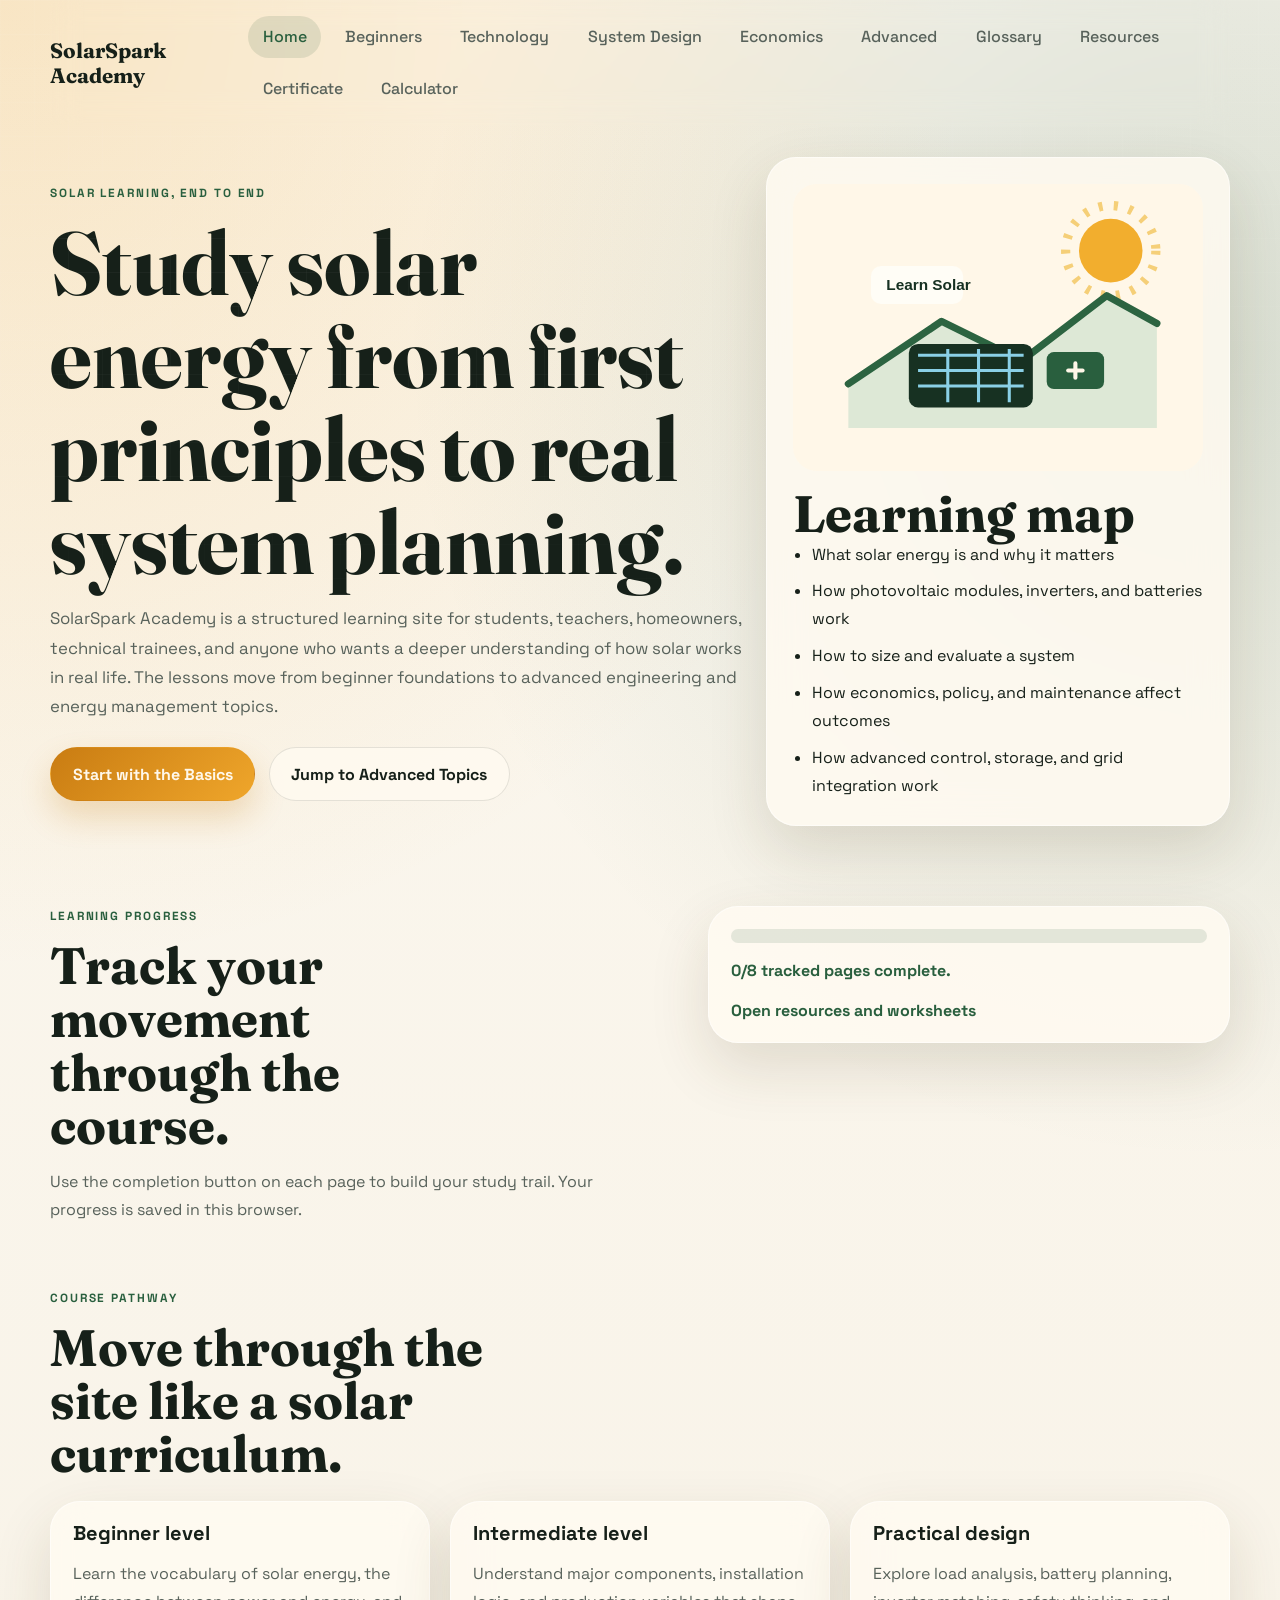
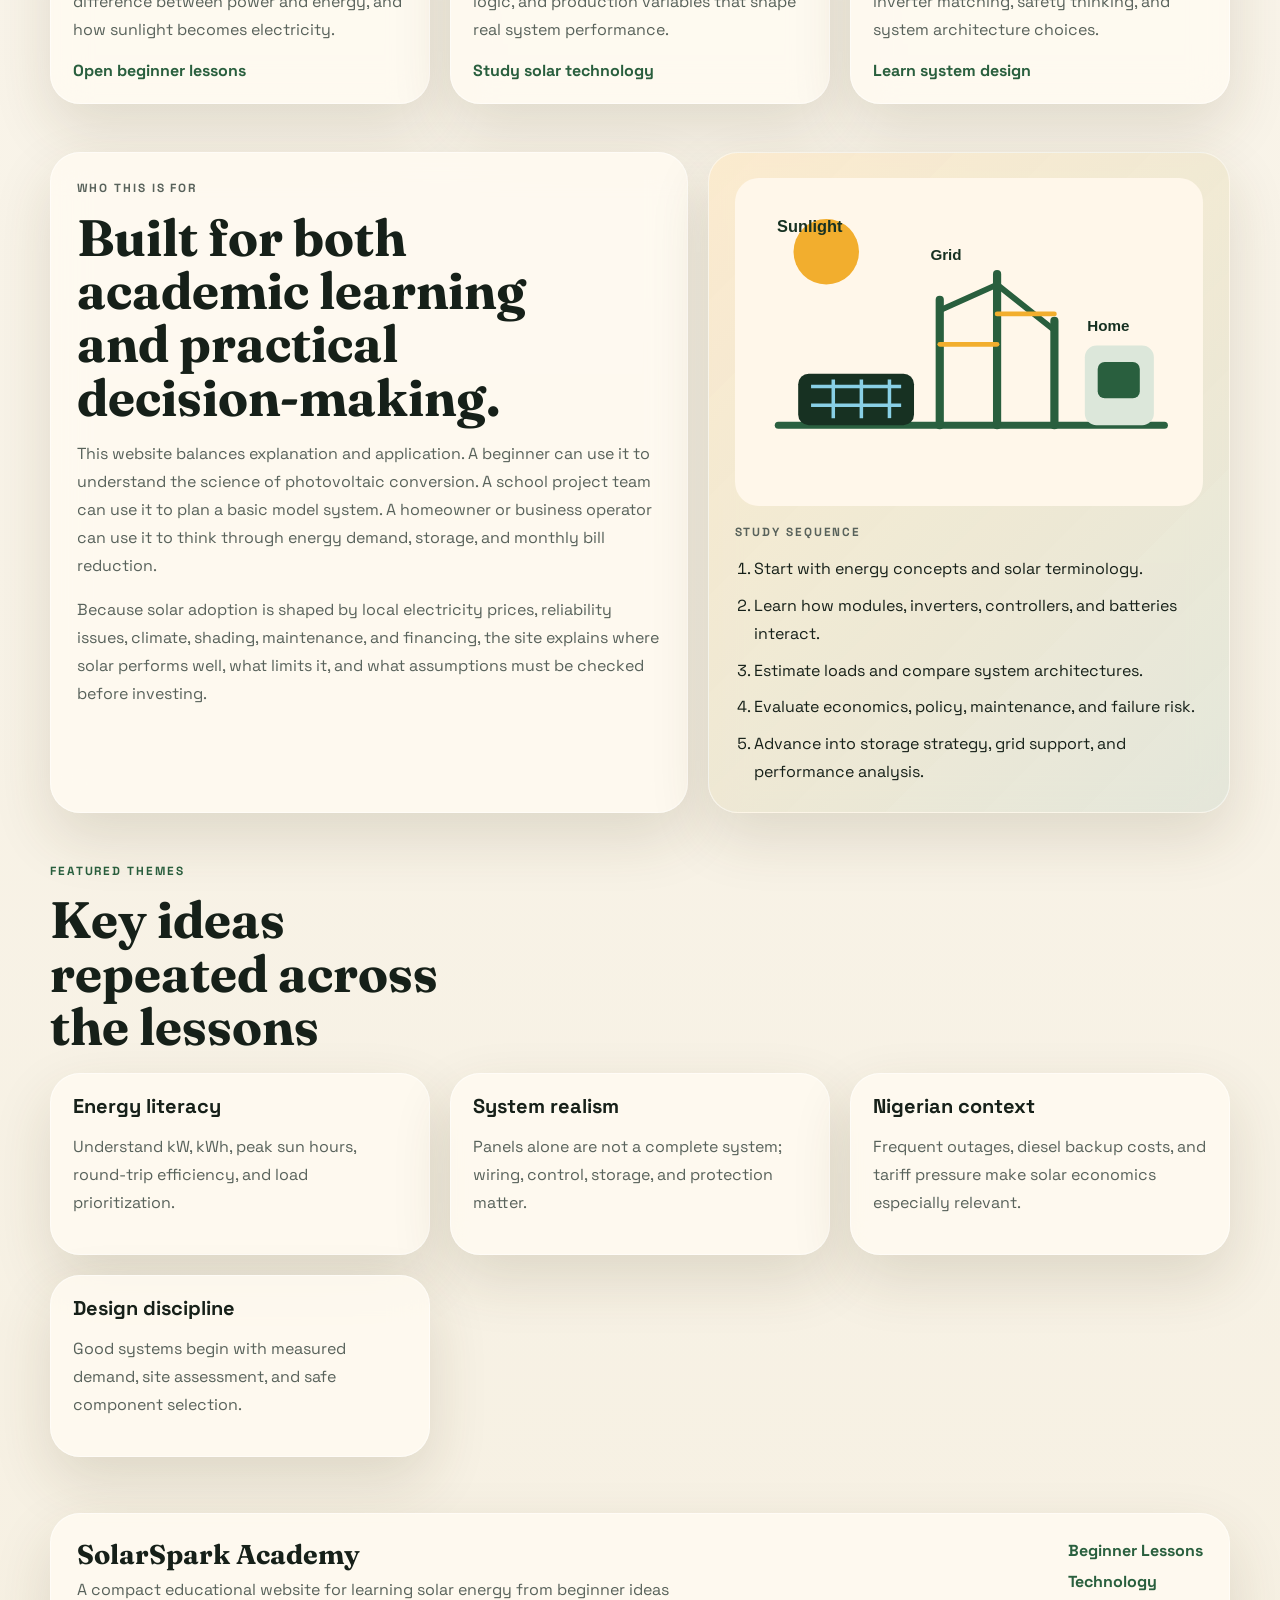
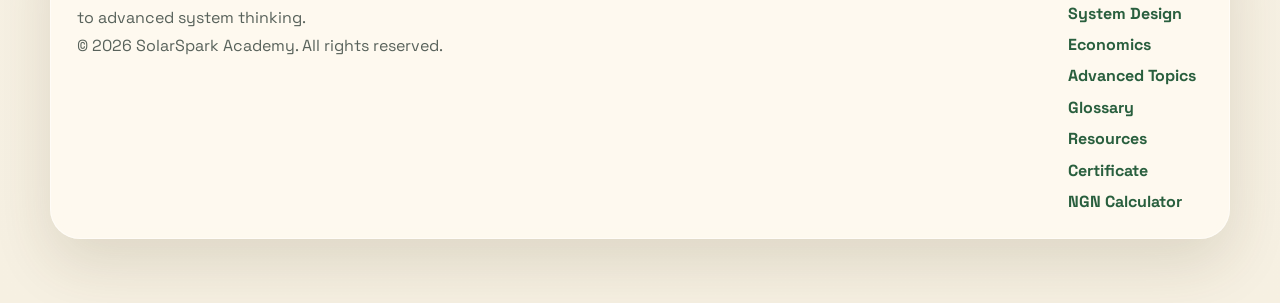
<file: index.html>
<!DOCTYPE html>
<html lang="en">
<head>
  <meta charset="UTF-8">
  <meta name="viewport" content="width=device-width, initial-scale=1.0">
  <title>SolarSpark Academy | Learn Solar Energy from Beginner to Advanced</title>
  <meta
    name="description"
    content="Explore a complete solar education website with beginner lessons, system design, economics, advanced topics, interactive quizzes, worksheets, and a Nigerian naira calculator."
  >
  <meta name="robots" content="index, follow">
  <meta name="theme-color" content="#173122">
  <meta property="og:type" content="website">
  <meta property="og:site_name" content="SolarSpark Academy">
  <meta property="og:locale" content="en_US">
  <meta property="og:title" content="SolarSpark Academy | Learn Solar Energy from Beginner to Advanced">
  <meta property="og:description" content="Explore a complete solar education website with beginner lessons, system design, economics, advanced topics, interactive quizzes, worksheets, and a Nigerian naira calculator.">
  <meta property="og:image" content="images/og-preview.svg">
  <meta property="og:image:alt" content="SolarSpark Academy preview showing solar education branding and a solar panel illustration.">
  <meta name="twitter:card" content="summary_large_image">
  <meta name="twitter:title" content="SolarSpark Academy | Learn Solar Energy from Beginner to Advanced">
  <meta name="twitter:description" content="Explore beginner-to-advanced solar lessons, quizzes, worksheets, and a Nigerian naira calculator.">
  <meta name="twitter:image" content="images/og-preview.svg">
  <link rel="icon" type="image/svg+xml" href="images/favicon.svg">
  <link rel="preconnect" href="https://fonts.googleapis.com">
  <link rel="preconnect" href="https://fonts.gstatic.com" crossorigin>
  <link
    href="https://fonts.googleapis.com/css2?family=Space+Grotesk:wght@400;500;700&family=Fraunces:opsz,wght@9..144,600;9..144,700&display=swap"
    rel="stylesheet"
  >
  <link rel="stylesheet" href="styles.css">
</head>
<body data-page="home">
  <div class="page-shell">
    <header class="site-header">
      <a class="brand" href="index.html">SolarSpark Academy</a>
      <button class="nav-toggle" type="button" aria-expanded="false" aria-controls="site-nav">Menu</button>
      <nav class="site-nav" id="site-nav" aria-label="Primary navigation">
        <a href="index.html">Home</a>
        <a href="beginners.html">Beginners</a>
        <a href="technology.html">Technology</a>
        <a href="system-design.html">System Design</a>
        <a href="economics.html">Economics</a>
        <a href="advanced.html">Advanced</a>
        <a href="glossary.html">Glossary</a>
        <a href="resources.html">Resources</a>
        <a href="certificate.html">Certificate</a>
        <a href="calculator.html">Calculator</a>
      </nav>
    </header>

    <main>
      <section class="hero hero-home">
        <div>
          <p class="eyebrow">Solar learning, end to end</p>
          <h1>Study solar energy from first principles to real system planning.</h1>
          <p class="hero-text">
            SolarSpark Academy is a structured learning site for students, teachers, homeowners,
            technical trainees, and anyone who wants a deeper understanding of how solar works in
            real life. The lessons move from beginner foundations to advanced engineering and energy
            management topics.
          </p>
          <div class="hero-actions">
            <a class="button button-primary" href="beginners.html">Start with the Basics</a>
            <a class="button button-secondary" href="advanced.html">Jump to Advanced Topics</a>
          </div>
        </div>
        <aside class="hero-panel">
          <img class="section-image" src="images/solar-home.svg" alt="Illustration of solar panels collecting sunlight and powering a learning environment.">
          <h2>Learning map</h2>
          <ul class="check-list">
            <li>What solar energy is and why it matters</li>
            <li>How photovoltaic modules, inverters, and batteries work</li>
            <li>How to size and evaluate a system</li>
            <li>How economics, policy, and maintenance affect outcomes</li>
            <li>How advanced control, storage, and grid integration work</li>
          </ul>
        </aside>
      </section>

      <section class="section progress-panel" data-track-page="home">
        <div>
          <p class="eyebrow">Learning progress</p>
          <h2>Track your movement through the course.</h2>
          <p class="progress-copy">Use the completion button on each page to build your study trail. Your progress is saved in this browser.</p>
        </div>
        <div class="progress-card">
          <div class="progress-bar"><span class="progress-fill"></span></div>
          <p class="progress-status" aria-live="polite"></p>
          <a class="text-link" href="resources.html">Open resources and worksheets</a>
        </div>
      </section>

      <section class="section">
        <div class="section-heading">
          <p class="eyebrow">Course pathway</p>
          <h2>Move through the site like a solar curriculum.</h2>
        </div>
        <div class="card-grid">
          <article class="info-card">
            <h3>Beginner level</h3>
            <p>
              Learn the vocabulary of solar energy, the difference between power and energy,
              and how sunlight becomes electricity.
            </p>
            <a class="text-link" href="beginners.html">Open beginner lessons</a>
          </article>
          <article class="info-card">
            <h3>Intermediate level</h3>
            <p>
              Understand major components, installation logic, and production variables that shape
              real system performance.
            </p>
            <a class="text-link" href="technology.html">Study solar technology</a>
          </article>
          <article class="info-card">
            <h3>Practical design</h3>
            <p>
              Explore load analysis, battery planning, inverter matching, safety thinking, and
              system architecture choices.
            </p>
            <a class="text-link" href="system-design.html">Learn system design</a>
          </article>
        </div>
      </section>

      <section class="section split-section">
        <div class="content-panel">
          <p class="eyebrow">Who this is for</p>
          <h2>Built for both academic learning and practical decision-making.</h2>
          <p>
            This website balances explanation and application. A beginner can use it to understand
            the science of photovoltaic conversion. A school project team can use it to plan a
            basic model system. A homeowner or business operator can use it to think through
            energy demand, storage, and monthly bill reduction.
          </p>
          <p>
            Because solar adoption is shaped by local electricity prices, reliability issues,
            climate, shading, maintenance, and financing, the site explains where solar performs
            well, what limits it, and what assumptions must be checked before investing.
          </p>
        </div>
        <div class="content-panel accent-panel">
          <img class="section-image" src="images/solar-grid.svg" alt="Illustration of a solar system connected to a home and the wider grid.">
          <p class="eyebrow">Study sequence</p>
          <ol class="ordered-list">
            <li>Start with energy concepts and solar terminology.</li>
            <li>Learn how modules, inverters, controllers, and batteries interact.</li>
            <li>Estimate loads and compare system architectures.</li>
            <li>Evaluate economics, policy, maintenance, and failure risk.</li>
            <li>Advance into storage strategy, grid support, and performance analysis.</li>
          </ol>
        </div>
      </section>

      <section class="section">
        <div class="section-heading">
          <p class="eyebrow">Featured themes</p>
          <h2>Key ideas repeated across the lessons</h2>
        </div>
        <div class="theme-grid">
          <article class="theme-card">
            <h3>Energy literacy</h3>
            <p>Understand kW, kWh, peak sun hours, round-trip efficiency, and load prioritization.</p>
          </article>
          <article class="theme-card">
            <h3>System realism</h3>
            <p>Panels alone are not a complete system; wiring, control, storage, and protection matter.</p>
          </article>
          <article class="theme-card">
            <h3>Nigerian context</h3>
            <p>Frequent outages, diesel backup costs, and tariff pressure make solar economics especially relevant.</p>
          </article>
          <article class="theme-card">
            <h3>Design discipline</h3>
            <p>Good systems begin with measured demand, site assessment, and safe component selection.</p>
          </article>
        </div>
      </section>
    </main>

    <footer class="site-footer">
      <div>
        <h2>SolarSpark Academy</h2>
        <p>
          A compact educational website for learning solar energy from beginner ideas to advanced system thinking.
        </p>
        <p class="footer-copy">&copy; 2026 SolarSpark Academy. All rights reserved.</p>
      </div>
      <div class="footer-links">
        <a href="beginners.html">Beginner Lessons</a>
        <a href="technology.html">Technology</a>
        <a href="system-design.html">System Design</a>
        <a href="economics.html">Economics</a>
        <a href="advanced.html">Advanced Topics</a>
        <a href="glossary.html">Glossary</a>
        <a href="resources.html">Resources</a>
        <a href="certificate.html">Certificate</a>
        <a href="calculator.html">NGN Calculator</a>
      </div>
    </footer>
  </div>

  <script src="script.js"></script>
</body>
</html>
</file>
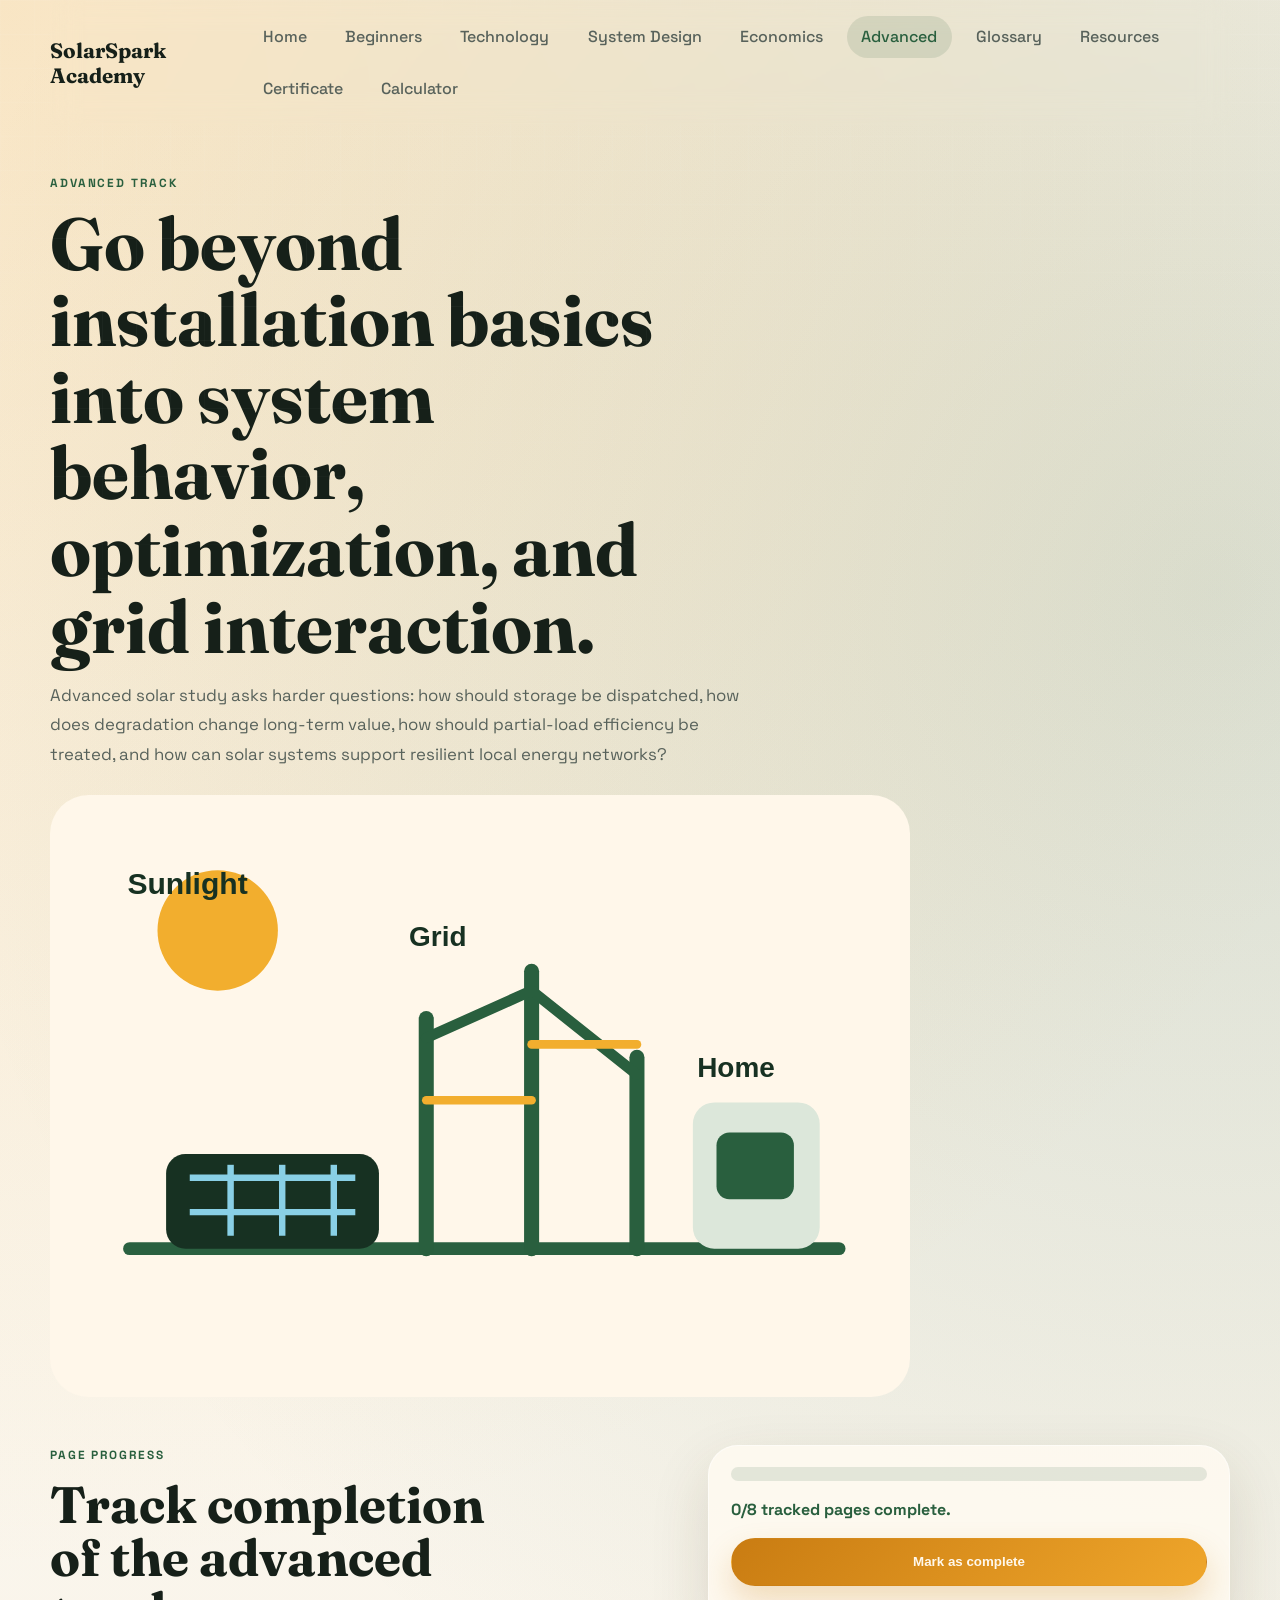
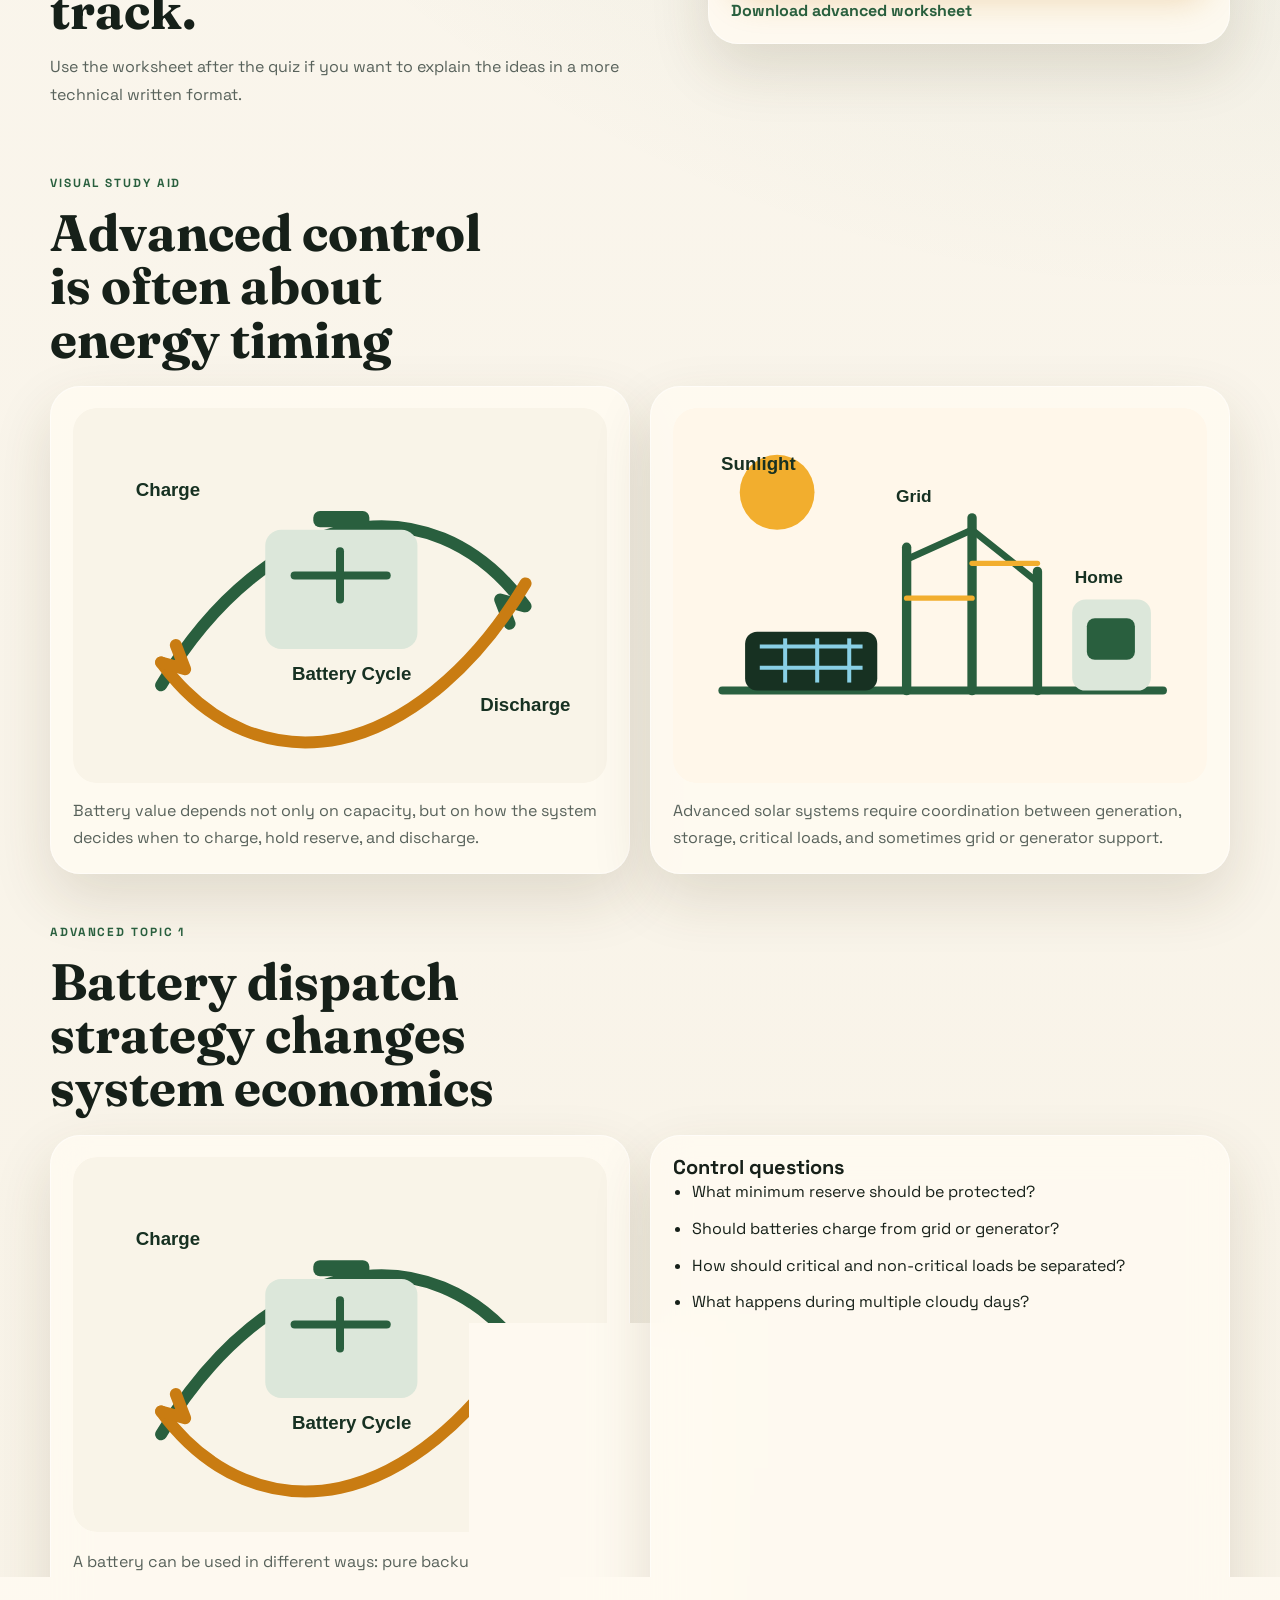
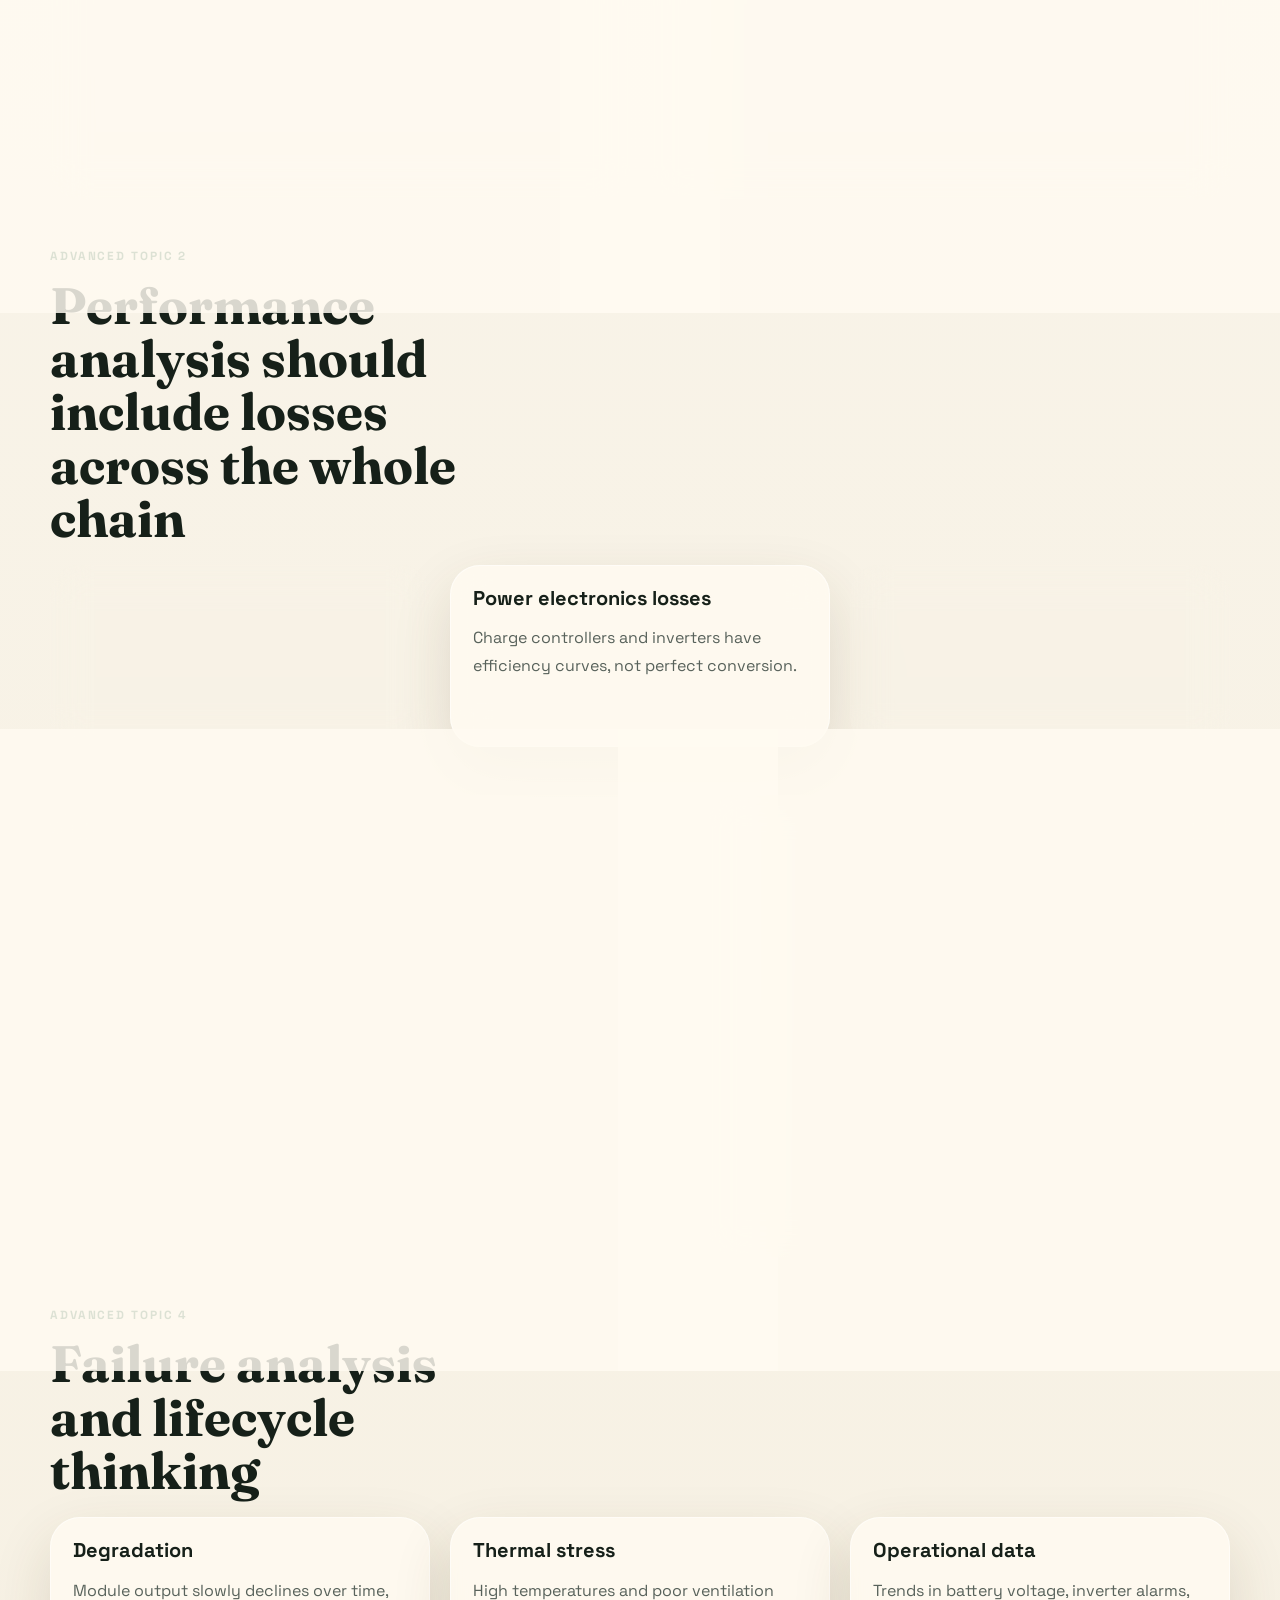
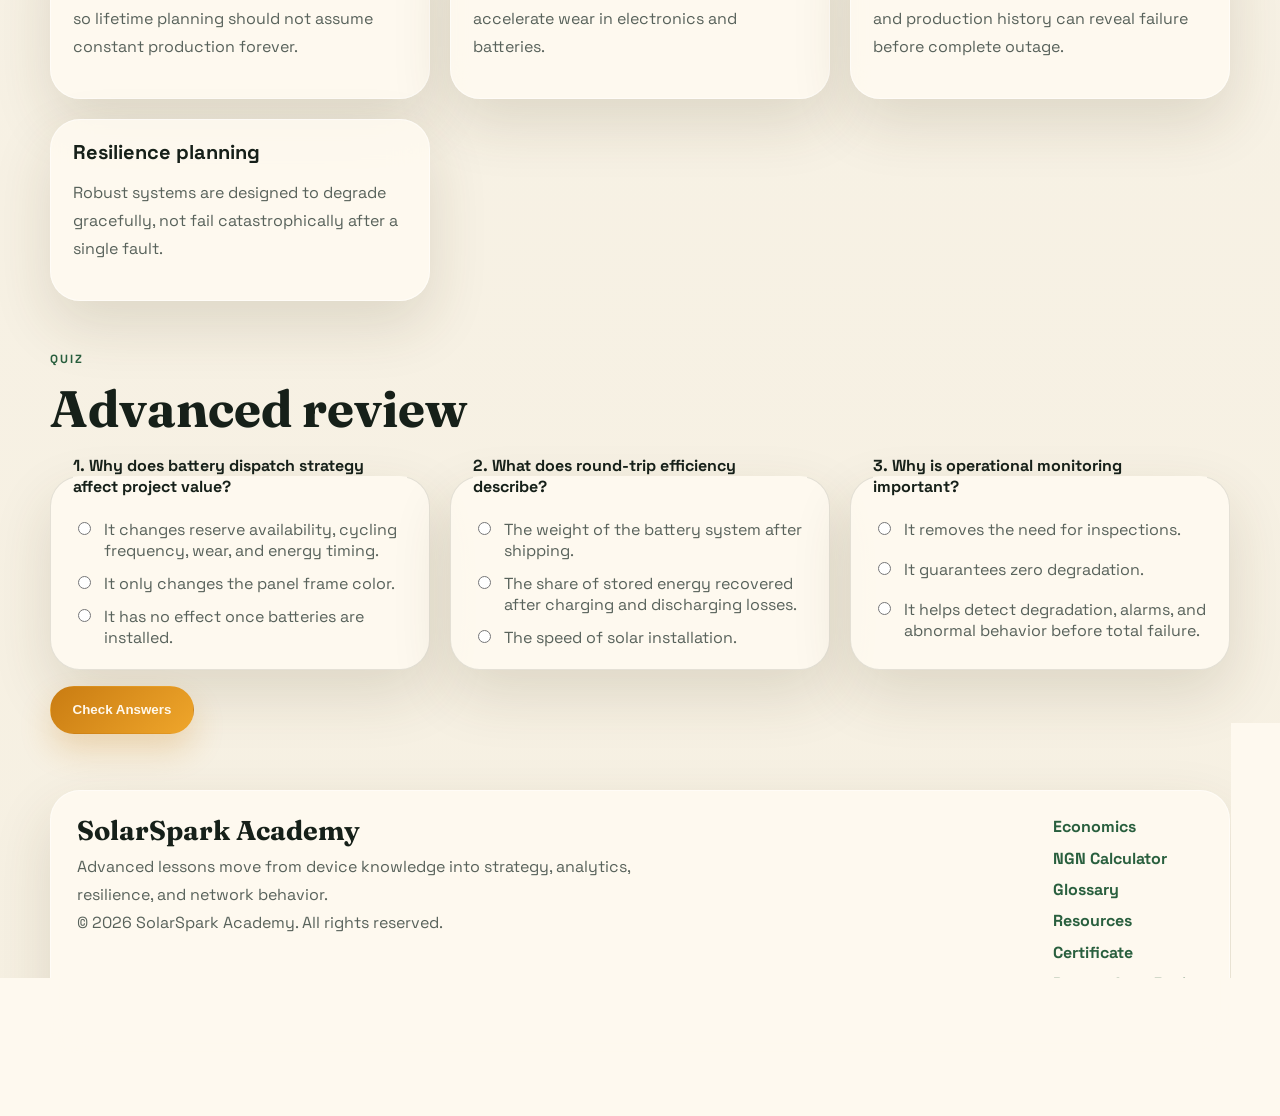
<file: advanced.html>
<!DOCTYPE html>
<html lang="en">
<head>
  <meta charset="UTF-8">
  <meta name="viewport" content="width=device-width, initial-scale=1.0">
  <title>Advanced Solar Topics | SolarSpark Academy</title>
  <meta name="description" content="Go deeper into advanced solar topics including storage strategy, grid integration, degradation, monitoring, and system optimization.">
  <meta name="robots" content="index, follow">
  <meta name="theme-color" content="#173122">
  <meta property="og:type" content="article">
  <meta property="og:site_name" content="SolarSpark Academy">
  <meta property="og:locale" content="en_US">
  <meta property="og:title" content="Advanced Solar Topics | SolarSpark Academy">
  <meta property="og:description" content="Go deeper into advanced solar topics including storage strategy, grid integration, degradation, monitoring, and system optimization.">
  <meta property="og:image" content="images/og-preview.svg">
  <meta property="og:image:alt" content="SolarSpark Academy preview showing solar education branding and a solar panel illustration.">
  <meta name="twitter:card" content="summary_large_image">
  <meta name="twitter:title" content="Advanced Solar Topics | SolarSpark Academy">
  <meta name="twitter:description" content="Study battery dispatch, grid interaction, lifecycle analysis, monitoring, and advanced solar system behavior.">
  <meta name="twitter:image" content="images/og-preview.svg">
  <link rel="icon" type="image/svg+xml" href="images/favicon.svg">
  <link rel="manifest" href="/manifest.webmanifest">
  <link rel="preconnect" href="https://fonts.googleapis.com">
  <link rel="preconnect" href="https://fonts.gstatic.com" crossorigin>
  <link
    href="https://fonts.googleapis.com/css2?family=Space+Grotesk:wght@400;500;700&family=Fraunces:opsz,wght@9..144,600;9..144,700&display=swap"
    rel="stylesheet"
  >
  <link rel="stylesheet" href="styles.css">
</head>
<body data-page="advanced">
  <div class="page-shell">
    <header class="site-header">
      <a class="brand" href="index.html">SolarSpark Academy</a>
      <button class="nav-toggle" type="button" aria-expanded="false" aria-controls="site-nav">Menu</button>
      <nav class="site-nav" id="site-nav" aria-label="Primary navigation">
        <a href="index.html">Home</a>
        <a href="beginners.html">Beginners</a>
        <a href="technology.html">Technology</a>
        <a href="system-design.html">System Design</a>
        <a href="economics.html">Economics</a>
        <a href="advanced.html">Advanced</a>
        <a href="glossary.html">Glossary</a>
        <a href="resources.html">Resources</a>
        <a href="certificate.html">Certificate</a>
        <a href="calculator.html">Calculator</a>
      </nav>
    </header>

    <main>
      <section class="page-hero">
        <p class="eyebrow">Advanced track</p>
        <h1>Go beyond installation basics into system behavior, optimization, and grid interaction.</h1>
        <p class="hero-text">
          Advanced solar study asks harder questions: how should storage be dispatched, how does
          degradation change long-term value, how should partial-load efficiency be treated, and how
          can solar systems support resilient local energy networks?
        </p>
        <img class="hero-image" src="images/solar-grid.svg" alt="Illustration representing advanced solar integration with grid and distributed energy systems.">
      </section>

      <section class="section progress-panel" data-track-page="advanced">
        <div>
          <p class="eyebrow">Page progress</p>
          <h2>Track completion of the advanced track.</h2>
          <p class="progress-copy">Use the worksheet after the quiz if you want to explain the ideas in a more technical written format.</p>
        </div>
        <div class="progress-card">
          <div class="progress-bar"><span class="progress-fill"></span></div>
          <p class="progress-status" aria-live="polite"></p>
          <button class="button button-primary progress-button" type="button">Mark as complete</button>
          <a class="text-link" href="worksheets/advanced-worksheet.html" download>Download advanced worksheet</a>
        </div>
      </section>

      <section class="section">
        <div class="section-heading">
          <p class="eyebrow">Visual study aid</p>
          <h2>Advanced control is often about energy timing</h2>
        </div>
        <div class="gallery-grid">
          <figure class="gallery-card">
            <img class="gallery-image" src="images/battery-cycle.svg" alt="Cycle diagram showing how batteries move between charging and discharging states.">
            <figcaption>Battery value depends not only on capacity, but on how the system decides when to charge, hold reserve, and discharge.</figcaption>
          </figure>
          <figure class="gallery-card">
            <img class="gallery-image" src="images/solar-grid.svg" alt="Diagram representing a distributed solar system integrated with loads and network infrastructure.">
            <figcaption>Advanced solar systems require coordination between generation, storage, critical loads, and sometimes grid or generator support.</figcaption>
          </figure>
        </div>
      </section>

      <section class="section">
        <div class="section-heading">
          <p class="eyebrow">Advanced topic 1</p>
          <h2>Battery dispatch strategy changes system economics</h2>
        </div>
        <div class="reading-grid">
          <article class="reading-card">
            <img class="section-image" src="images/battery-cycle.svg" alt="Educational graphic showing battery charge and discharge cycle behavior.">
            <p>
              A battery can be used in different ways: pure backup reserve, peak shaving, daytime
              smoothing, evening load shifting, or generator minimization. Each strategy changes cycle
              count, battery wear, and delivered value.
            </p>
            <p>
              In systems with unreliable grid supply, keeping a reserve state of charge may be more
              valuable than maximizing daily battery throughput.
            </p>
          </article>
          <article class="reading-card">
            <h3>Control questions</h3>
            <ul class="check-list">
              <li>What minimum reserve should be protected?</li>
              <li>Should batteries charge from grid or generator?</li>
              <li>How should critical and non-critical loads be separated?</li>
              <li>What happens during multiple cloudy days?</li>
            </ul>
          </article>
        </div>
      </section>

      <section class="section">
        <div class="section-heading">
          <p class="eyebrow">Advanced topic 2</p>
          <h2>Performance analysis should include losses across the whole chain</h2>
        </div>
        <div class="card-grid">
          <article class="info-card">
            <h3>Module losses</h3>
            <p>Temperature, mismatch, soiling, and degradation reduce raw array output.</p>
          </article>
          <article class="info-card">
            <h3>Power electronics losses</h3>
            <p>Charge controllers and inverters have efficiency curves, not perfect conversion.</p>
          </article>
          <article class="info-card">
            <h3>Storage losses</h3>
            <p>Battery round-trip efficiency and standby losses affect how much energy is actually delivered.</p>
          </article>
        </div>
      </section>

      <section class="section split-section">
        <div class="content-panel">
          <p class="eyebrow">Advanced topic 3</p>
          <h2>Grid integration and mini-grid thinking</h2>
          <p>
            At larger scale, solar is not just a rooftop device. It becomes part of a distributed
            power network with voltage behavior, frequency support, protection coordination, dispatch,
            and curtailment constraints.
          </p>
          <p>
            Mini-grids, campus systems, and community-level power systems require more sophisticated
            thinking about load diversity, operating schedules, backup generation, and governance.
          </p>
        </div>
        <div class="content-panel accent-panel">
          <h3>Advanced concepts to study next</h3>
          <p>
            Forecasting, inverter control modes, black-start capability, load shedding priority,
            power quality, and remote monitoring analytics are natural next topics after mastering
            the lessons on this page.
          </p>
        </div>
      </section>

      <section class="section">
        <div class="section-heading">
          <p class="eyebrow">Advanced topic 4</p>
          <h2>Failure analysis and lifecycle thinking</h2>
        </div>
        <div class="theme-grid">
          <article class="theme-card">
            <h3>Degradation</h3>
            <p>Module output slowly declines over time, so lifetime planning should not assume constant production forever.</p>
          </article>
          <article class="theme-card">
            <h3>Thermal stress</h3>
            <p>High temperatures and poor ventilation accelerate wear in electronics and batteries.</p>
          </article>
          <article class="theme-card">
            <h3>Operational data</h3>
            <p>Trends in battery voltage, inverter alarms, and production history can reveal failure before complete outage.</p>
          </article>
          <article class="theme-card">
            <h3>Resilience planning</h3>
            <p>Robust systems are designed to degrade gracefully, not fail catastrophically after a single fault.</p>
          </article>
        </div>
      </section>

      <section class="section">
        <div class="section-heading">
          <p class="eyebrow">Quiz</p>
          <h2>Advanced review</h2>
        </div>
        <form class="quiz-form" data-quiz-title="Advanced Quiz">
          <div class="quiz-grid">
            <fieldset class="quiz-card" data-correct="a">
              <legend>1. Why does battery dispatch strategy affect project value?</legend>
              <label><input type="radio" name="adv-q1" value="a"> It changes reserve availability, cycling frequency, wear, and energy timing.</label>
              <label><input type="radio" name="adv-q1" value="b"> It only changes the panel frame color.</label>
              <label><input type="radio" name="adv-q1" value="c"> It has no effect once batteries are installed.</label>
            </fieldset>
            <fieldset class="quiz-card" data-correct="b">
              <legend>2. What does round-trip efficiency describe?</legend>
              <label><input type="radio" name="adv-q2" value="a"> The weight of the battery system after shipping.</label>
              <label><input type="radio" name="adv-q2" value="b"> The share of stored energy recovered after charging and discharging losses.</label>
              <label><input type="radio" name="adv-q2" value="c"> The speed of solar installation.</label>
            </fieldset>
            <fieldset class="quiz-card" data-correct="c">
              <legend>3. Why is operational monitoring important?</legend>
              <label><input type="radio" name="adv-q3" value="a"> It removes the need for inspections.</label>
              <label><input type="radio" name="adv-q3" value="b"> It guarantees zero degradation.</label>
              <label><input type="radio" name="adv-q3" value="c"> It helps detect degradation, alarms, and abnormal behavior before total failure.</label>
            </fieldset>
          </div>
          <div class="quiz-actions">
            <button class="button button-primary" type="submit">Check Answers</button>
            <p class="quiz-result" aria-live="polite"></p>
          </div>
        </form>
      </section>
    </main>

    <footer class="site-footer">
      <div>
        <h2>SolarSpark Academy</h2>
        <p>Advanced lessons move from device knowledge into strategy, analytics, resilience, and network behavior.</p>
        <p class="footer-copy">&copy; 2026 SolarSpark Academy. All rights reserved.</p>
      </div>
      <div class="footer-links">
        <a href="economics.html">Economics</a>
        <a href="calculator.html">NGN Calculator</a>
        <a href="glossary.html">Glossary</a>
        <a href="resources.html">Resources</a>
        <a href="certificate.html">Certificate</a>
        <a href="beginners.html">Restart from Basics</a>
        <a href="index.html">Home</a>
      </div>
    </footer>
  </div>

  <script src="script.js"></script>
</body>
</html>
</file>
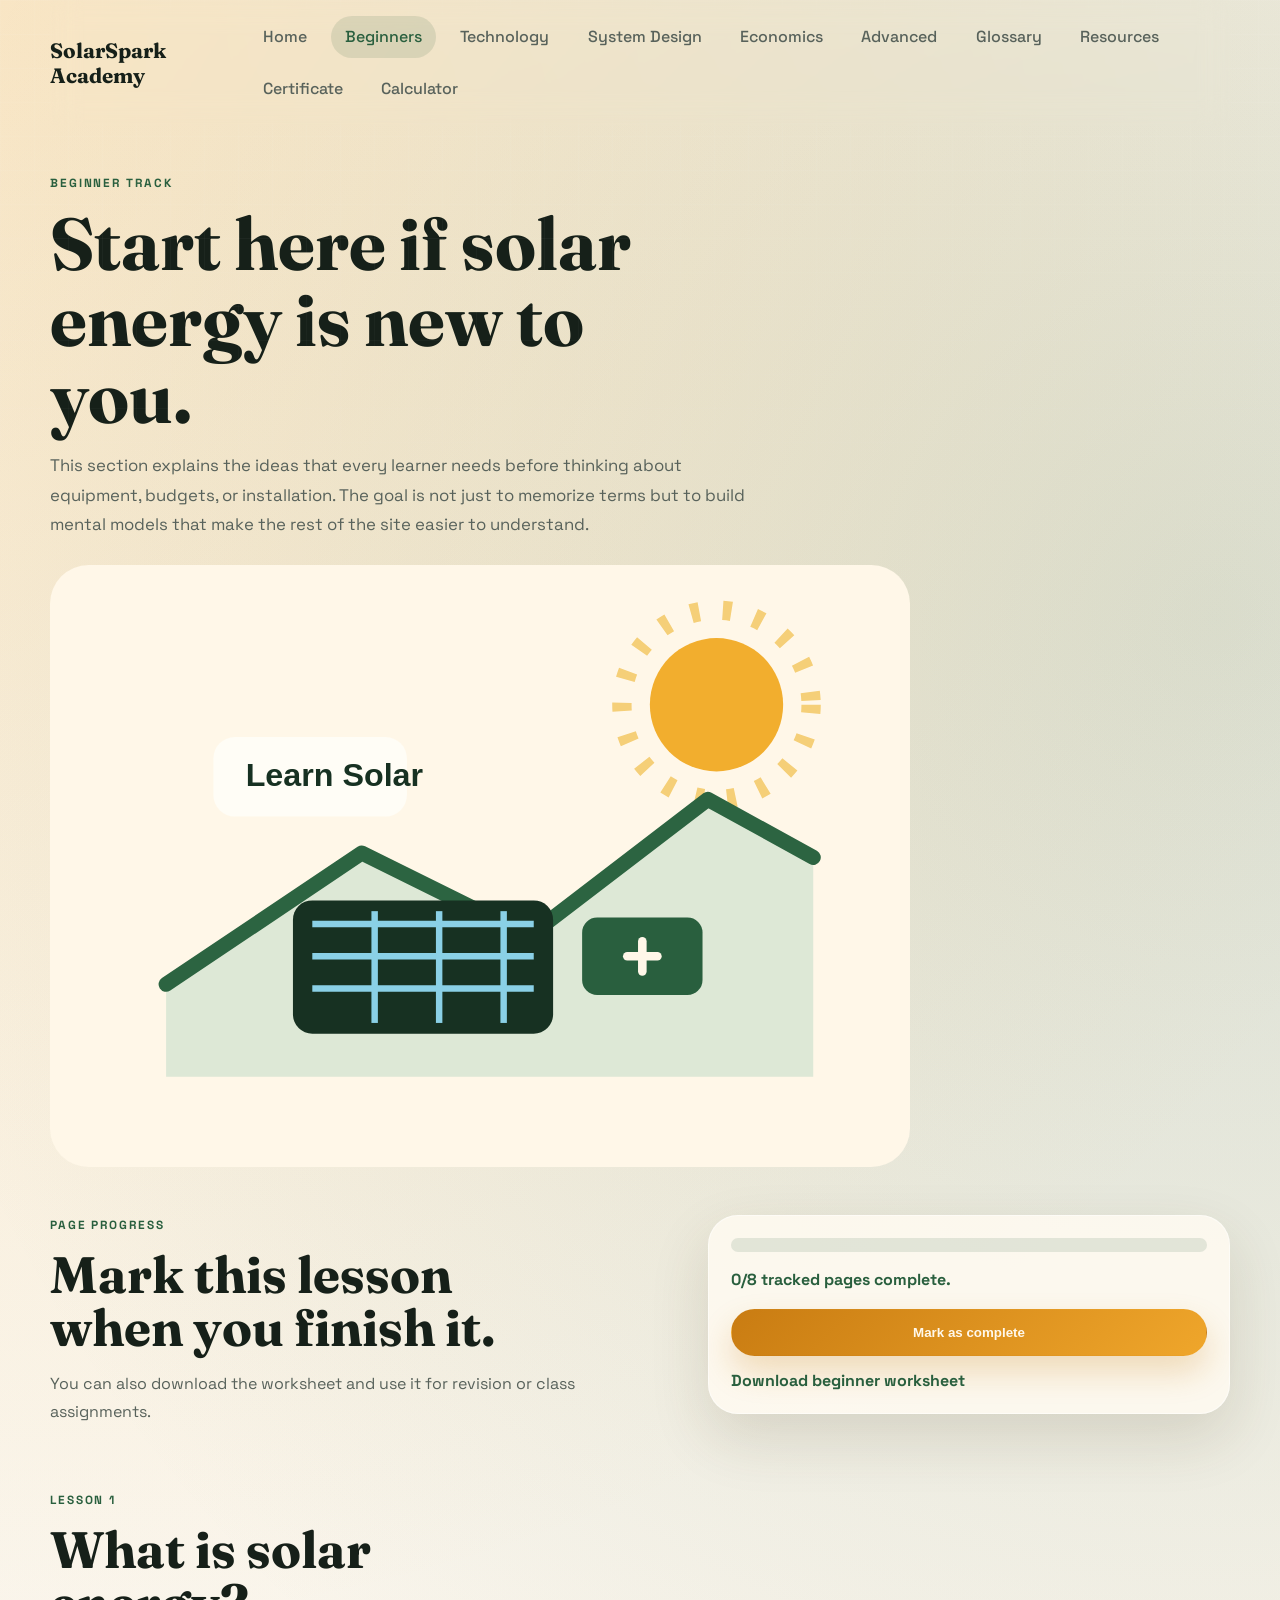
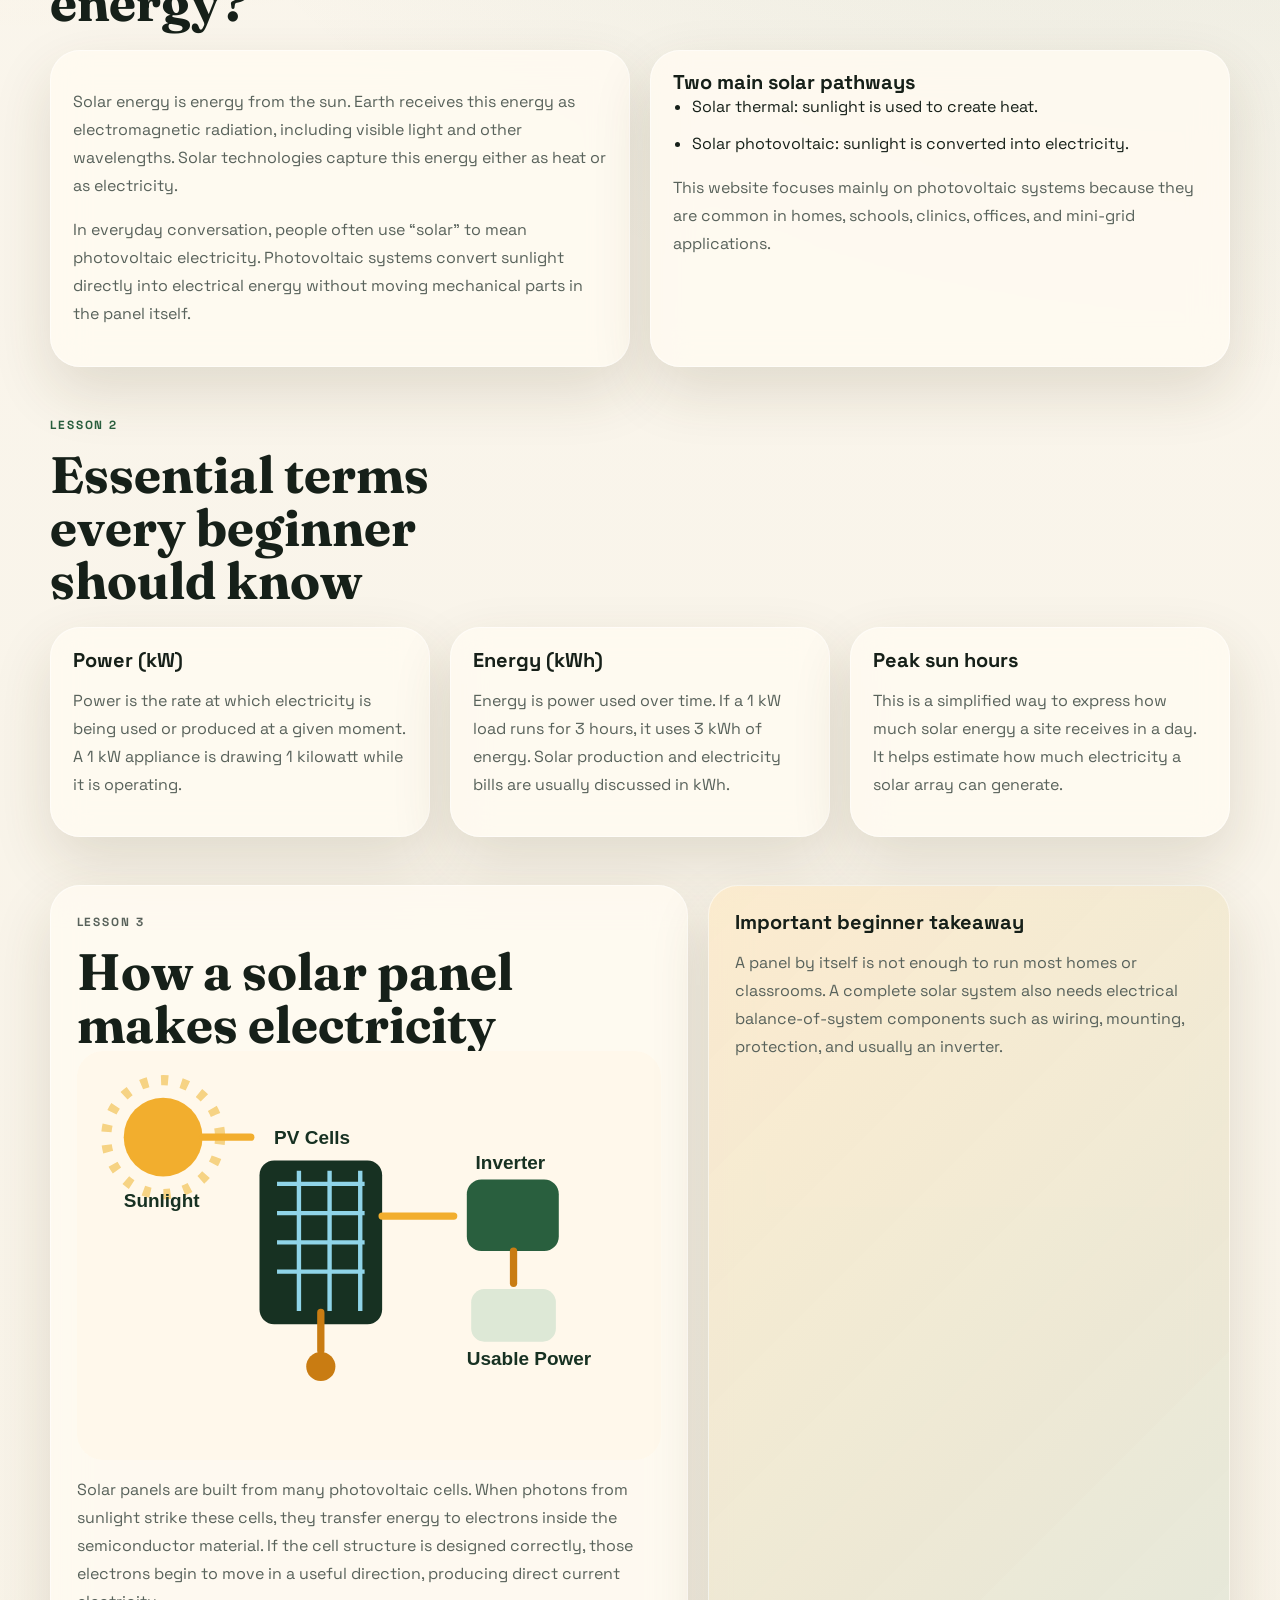
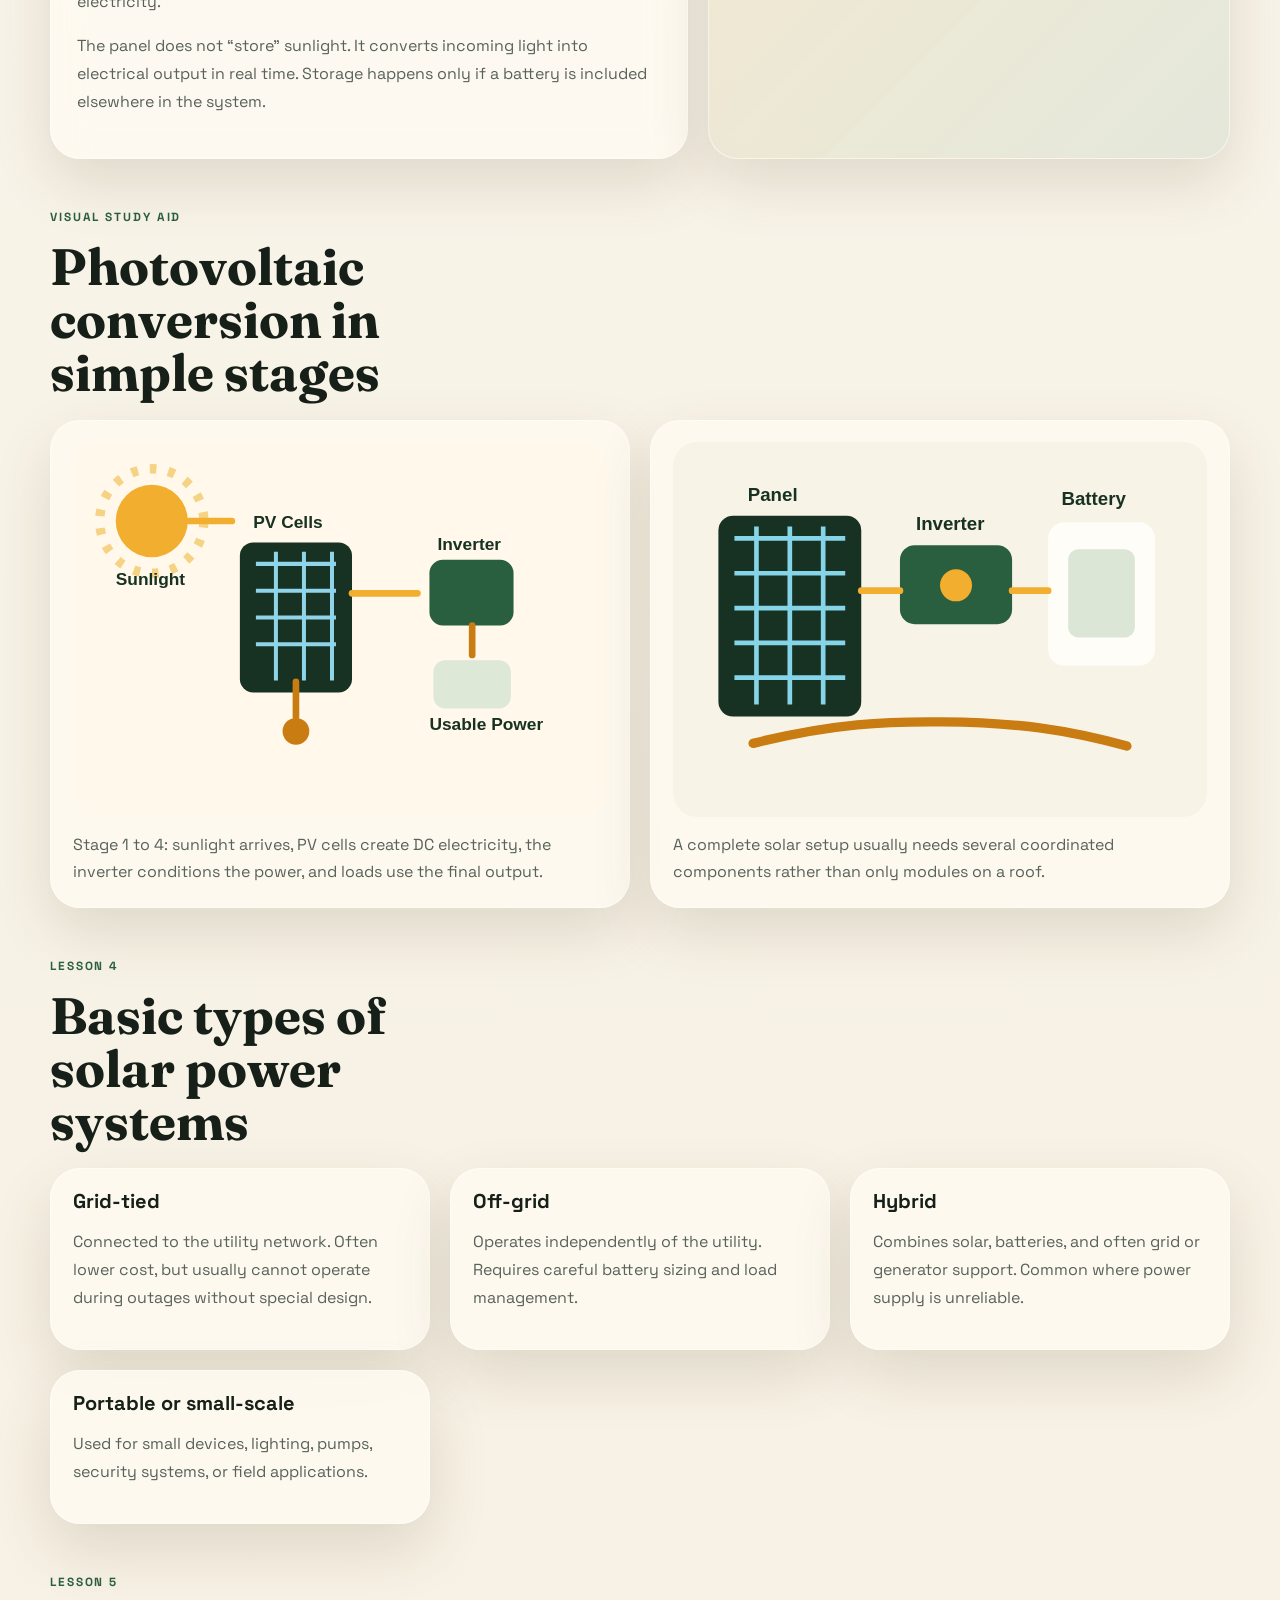
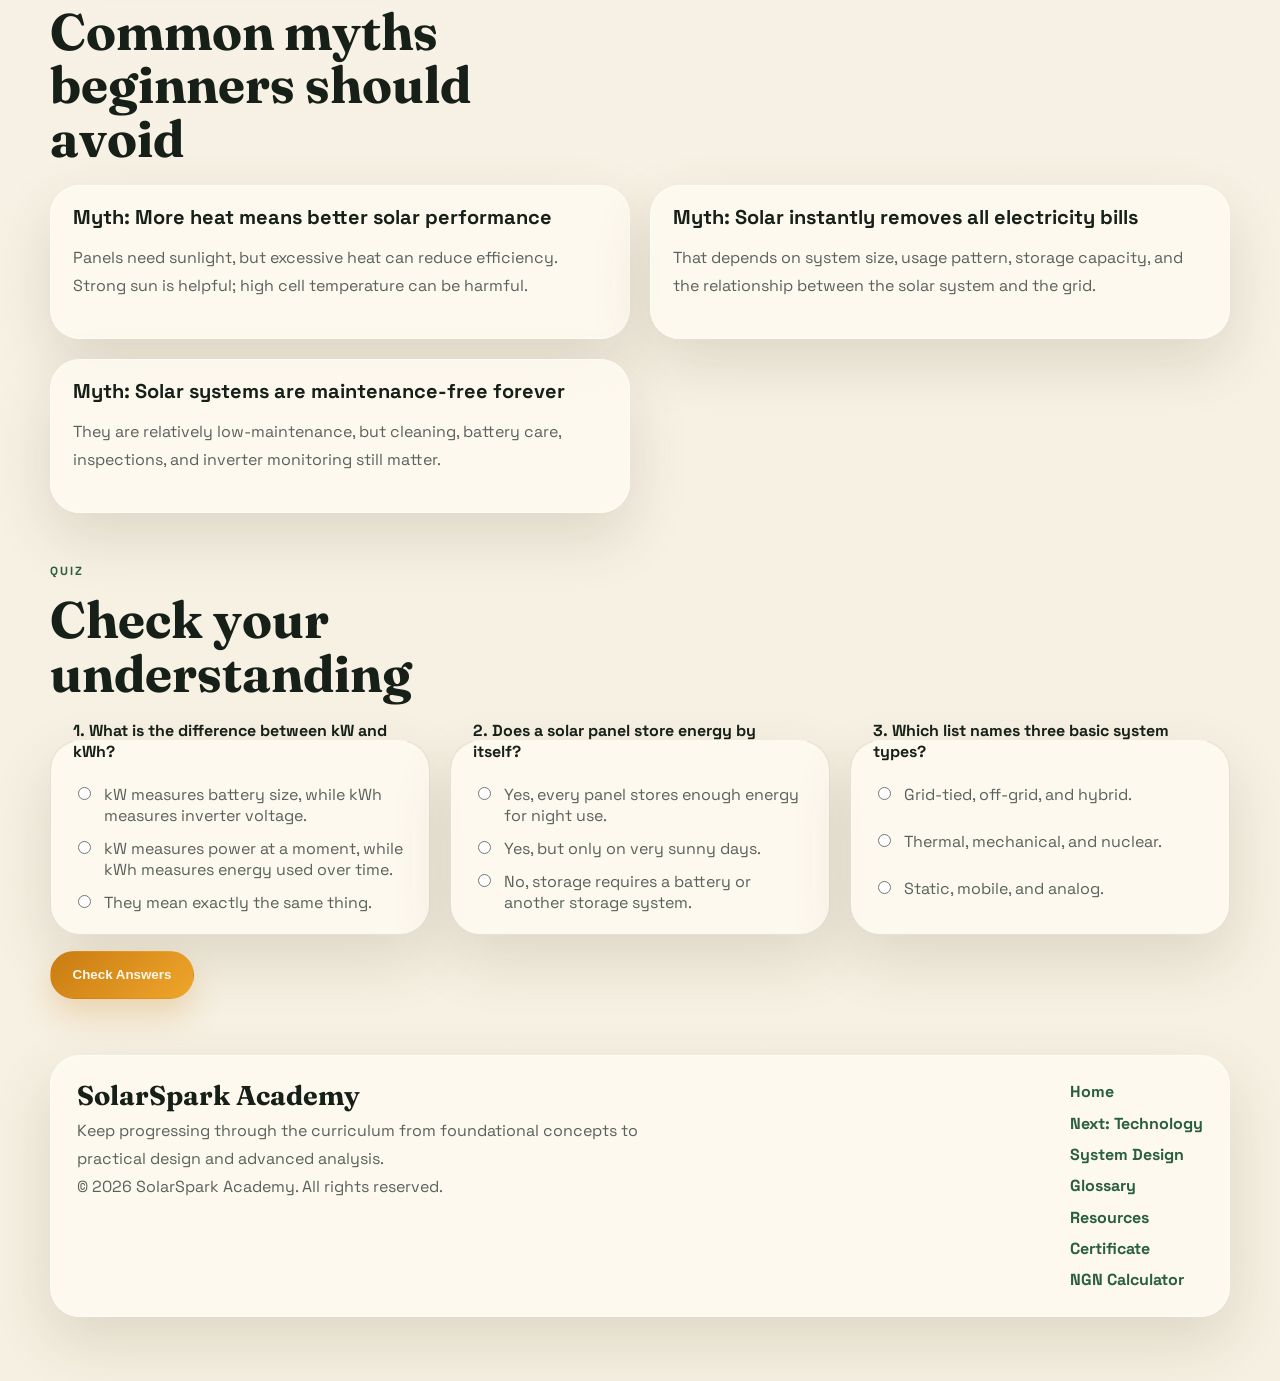
<file: beginners.html>
<!DOCTYPE html>
<html lang="en">
<head>
  <meta charset="UTF-8">
  <meta name="viewport" content="width=device-width, initial-scale=1.0">
  <title>Beginner Solar Lessons | SolarSpark Academy</title>
  <meta name="description" content="Start learning solar energy with beginner lessons on key terms, photovoltaic basics, system types, myths, and self-check quizzes.">
  <meta name="robots" content="index, follow">
  <meta name="theme-color" content="#173122">
  <meta property="og:type" content="article">
  <meta property="og:site_name" content="SolarSpark Academy">
  <meta property="og:locale" content="en_US">
  <meta property="og:title" content="Beginner Solar Lessons | SolarSpark Academy">
  <meta property="og:description" content="Start learning solar energy with beginner lessons on key terms, photovoltaic basics, system types, myths, and self-check quizzes.">
  <meta property="og:image" content="images/og-preview.svg">
  <meta property="og:image:alt" content="SolarSpark Academy preview showing solar education branding and a solar panel illustration.">
  <meta name="twitter:card" content="summary_large_image">
  <meta name="twitter:title" content="Beginner Solar Lessons | SolarSpark Academy">
  <meta name="twitter:description" content="Learn solar basics, energy terms, system types, and beginner-friendly concepts with quizzes and visuals.">
  <meta name="twitter:image" content="images/og-preview.svg">
  <link rel="icon" type="image/svg+xml" href="images/favicon.svg">
  <link rel="preconnect" href="https://fonts.googleapis.com">
  <link rel="preconnect" href="https://fonts.gstatic.com" crossorigin>
  <link
    href="https://fonts.googleapis.com/css2?family=Space+Grotesk:wght@400;500;700&family=Fraunces:opsz,wght@9..144,600;9..144,700&display=swap"
    rel="stylesheet"
  >
  <link rel="stylesheet" href="styles.css">
</head>
<body data-page="beginners">
  <div class="page-shell">
    <header class="site-header">
      <a class="brand" href="index.html">SolarSpark Academy</a>
      <button class="nav-toggle" type="button" aria-expanded="false" aria-controls="site-nav">Menu</button>
      <nav class="site-nav" id="site-nav" aria-label="Primary navigation">
        <a href="index.html">Home</a>
        <a href="beginners.html">Beginners</a>
        <a href="technology.html">Technology</a>
        <a href="system-design.html">System Design</a>
        <a href="economics.html">Economics</a>
        <a href="advanced.html">Advanced</a>
        <a href="glossary.html">Glossary</a>
        <a href="resources.html">Resources</a>
        <a href="certificate.html">Certificate</a>
        <a href="calculator.html">Calculator</a>
      </nav>
    </header>

    <main>
      <section class="page-hero">
        <p class="eyebrow">Beginner track</p>
        <h1>Start here if solar energy is new to you.</h1>
        <p class="hero-text">
          This section explains the ideas that every learner needs before thinking about equipment,
          budgets, or installation. The goal is not just to memorize terms but to build mental models
          that make the rest of the site easier to understand.
        </p>
        <img class="hero-image" src="images/solar-home.svg" alt="Illustration showing sunlight, a solar panel, and a clean learning environment.">
      </section>

      <section class="section progress-panel" data-track-page="beginners">
        <div>
          <p class="eyebrow">Page progress</p>
          <h2>Mark this lesson when you finish it.</h2>
          <p class="progress-copy">You can also download the worksheet and use it for revision or class assignments.</p>
        </div>
        <div class="progress-card">
          <div class="progress-bar"><span class="progress-fill"></span></div>
          <p class="progress-status" aria-live="polite"></p>
          <button class="button button-primary progress-button" type="button">Mark as complete</button>
          <a class="text-link" href="worksheets/beginner-worksheet.html" download>Download beginner worksheet</a>
        </div>
      </section>

      <section class="section lesson-section">
        <div class="section-heading">
          <p class="eyebrow">Lesson 1</p>
          <h2>What is solar energy?</h2>
        </div>
        <div class="reading-grid">
          <article class="reading-card">
            <p>
              Solar energy is energy from the sun. Earth receives this energy as electromagnetic
              radiation, including visible light and other wavelengths. Solar technologies capture
              this energy either as heat or as electricity.
            </p>
            <p>
              In everyday conversation, people often use “solar” to mean photovoltaic electricity.
              Photovoltaic systems convert sunlight directly into electrical energy without moving
              mechanical parts in the panel itself.
            </p>
          </article>
          <article class="reading-card">
            <h3>Two main solar pathways</h3>
            <ul class="check-list">
              <li>Solar thermal: sunlight is used to create heat.</li>
              <li>Solar photovoltaic: sunlight is converted into electricity.</li>
            </ul>
            <p>
              This website focuses mainly on photovoltaic systems because they are common in homes,
              schools, clinics, offices, and mini-grid applications.
            </p>
          </article>
        </div>
      </section>

      <section class="section lesson-section">
        <div class="section-heading">
          <p class="eyebrow">Lesson 2</p>
          <h2>Essential terms every beginner should know</h2>
        </div>
        <div class="card-grid">
          <article class="info-card">
            <h3>Power (kW)</h3>
            <p>
              Power is the rate at which electricity is being used or produced at a given moment.
              A 1 kW appliance is drawing 1 kilowatt while it is operating.
            </p>
          </article>
          <article class="info-card">
            <h3>Energy (kWh)</h3>
            <p>
              Energy is power used over time. If a 1 kW load runs for 3 hours, it uses 3 kWh of energy.
              Solar production and electricity bills are usually discussed in kWh.
            </p>
          </article>
          <article class="info-card">
            <h3>Peak sun hours</h3>
            <p>
              This is a simplified way to express how much solar energy a site receives in a day.
              It helps estimate how much electricity a solar array can generate.
            </p>
          </article>
        </div>
      </section>

      <section class="section split-section">
        <div class="content-panel">
          <p class="eyebrow">Lesson 3</p>
          <h2>How a solar panel makes electricity</h2>
          <img class="section-image" src="images/pv-process.svg" alt="Diagram showing sunlight entering photovoltaic cells, then passing through an inverter to become usable power.">
          <p>
            Solar panels are built from many photovoltaic cells. When photons from sunlight strike
            these cells, they transfer energy to electrons inside the semiconductor material. If the
            cell structure is designed correctly, those electrons begin to move in a useful direction,
            producing direct current electricity.
          </p>
          <p>
            The panel does not “store” sunlight. It converts incoming light into electrical output in
            real time. Storage happens only if a battery is included elsewhere in the system.
          </p>
        </div>
        <div class="content-panel accent-panel">
          <h3>Important beginner takeaway</h3>
          <p>
            A panel by itself is not enough to run most homes or classrooms. A complete solar system
            also needs electrical balance-of-system components such as wiring, mounting, protection,
            and usually an inverter.
          </p>
        </div>
      </section>

      <section class="section">
        <div class="section-heading">
          <p class="eyebrow">Visual study aid</p>
          <h2>Photovoltaic conversion in simple stages</h2>
        </div>
        <div class="gallery-grid">
          <figure class="gallery-card">
            <img class="gallery-image" src="images/pv-process.svg" alt="Step diagram of sunlight, panel conversion, inverter conversion, and useful electricity output.">
            <figcaption>Stage 1 to 4: sunlight arrives, PV cells create DC electricity, the inverter conditions the power, and loads use the final output.</figcaption>
          </figure>
          <figure class="gallery-card">
            <img class="gallery-image" src="images/solar-components.svg" alt="Simplified diagram labeling panel, inverter, and battery.">
            <figcaption>A complete solar setup usually needs several coordinated components rather than only modules on a roof.</figcaption>
          </figure>
        </div>
      </section>

      <section class="section">
        <div class="section-heading">
          <p class="eyebrow">Lesson 4</p>
          <h2>Basic types of solar power systems</h2>
        </div>
        <div class="theme-grid">
          <article class="theme-card">
            <h3>Grid-tied</h3>
            <p>Connected to the utility network. Often lower cost, but usually cannot operate during outages without special design.</p>
          </article>
          <article class="theme-card">
            <h3>Off-grid</h3>
            <p>Operates independently of the utility. Requires careful battery sizing and load management.</p>
          </article>
          <article class="theme-card">
            <h3>Hybrid</h3>
            <p>Combines solar, batteries, and often grid or generator support. Common where power supply is unreliable.</p>
          </article>
          <article class="theme-card">
            <h3>Portable or small-scale</h3>
            <p>Used for small devices, lighting, pumps, security systems, or field applications.</p>
          </article>
        </div>
      </section>

      <section class="section">
        <div class="section-heading">
          <p class="eyebrow">Lesson 5</p>
          <h2>Common myths beginners should avoid</h2>
        </div>
        <div class="reading-grid">
          <article class="reading-card">
            <h3>Myth: More heat means better solar performance</h3>
            <p>
              Panels need sunlight, but excessive heat can reduce efficiency. Strong sun is helpful;
              high cell temperature can be harmful.
            </p>
          </article>
          <article class="reading-card">
            <h3>Myth: Solar instantly removes all electricity bills</h3>
            <p>
              That depends on system size, usage pattern, storage capacity, and the relationship
              between the solar system and the grid.
            </p>
          </article>
          <article class="reading-card">
            <h3>Myth: Solar systems are maintenance-free forever</h3>
            <p>
              They are relatively low-maintenance, but cleaning, battery care, inspections, and
              inverter monitoring still matter.
            </p>
          </article>
        </div>
      </section>

      <section class="section">
        <div class="section-heading">
          <p class="eyebrow">Quiz</p>
          <h2>Check your understanding</h2>
        </div>
        <form class="quiz-form" data-quiz-title="Beginner Quiz">
          <div class="quiz-grid">
            <fieldset class="quiz-card" data-correct="b">
              <legend>1. What is the difference between kW and kWh?</legend>
              <label><input type="radio" name="beg-q1" value="a"> kW measures battery size, while kWh measures inverter voltage.</label>
              <label><input type="radio" name="beg-q1" value="b"> kW measures power at a moment, while kWh measures energy used over time.</label>
              <label><input type="radio" name="beg-q1" value="c"> They mean exactly the same thing.</label>
            </fieldset>
            <fieldset class="quiz-card" data-correct="c">
              <legend>2. Does a solar panel store energy by itself?</legend>
              <label><input type="radio" name="beg-q2" value="a"> Yes, every panel stores enough energy for night use.</label>
              <label><input type="radio" name="beg-q2" value="b"> Yes, but only on very sunny days.</label>
              <label><input type="radio" name="beg-q2" value="c"> No, storage requires a battery or another storage system.</label>
            </fieldset>
            <fieldset class="quiz-card" data-correct="a">
              <legend>3. Which list names three basic system types?</legend>
              <label><input type="radio" name="beg-q3" value="a"> Grid-tied, off-grid, and hybrid.</label>
              <label><input type="radio" name="beg-q3" value="b"> Thermal, mechanical, and nuclear.</label>
              <label><input type="radio" name="beg-q3" value="c"> Static, mobile, and analog.</label>
            </fieldset>
          </div>
          <div class="quiz-actions">
            <button class="button button-primary" type="submit">Check Answers</button>
            <p class="quiz-result" aria-live="polite"></p>
          </div>
        </form>
      </section>
    </main>

    <footer class="site-footer">
      <div>
        <h2>SolarSpark Academy</h2>
        <p>Keep progressing through the curriculum from foundational concepts to practical design and advanced analysis.</p>
        <p class="footer-copy">&copy; 2026 SolarSpark Academy. All rights reserved.</p>
      </div>
      <div class="footer-links">
        <a href="index.html">Home</a>
        <a href="technology.html">Next: Technology</a>
        <a href="system-design.html">System Design</a>
        <a href="glossary.html">Glossary</a>
        <a href="resources.html">Resources</a>
        <a href="certificate.html">Certificate</a>
        <a href="calculator.html">NGN Calculator</a>
      </div>
    </footer>
  </div>

  <script src="script.js"></script>
</body>
</html>
</file>
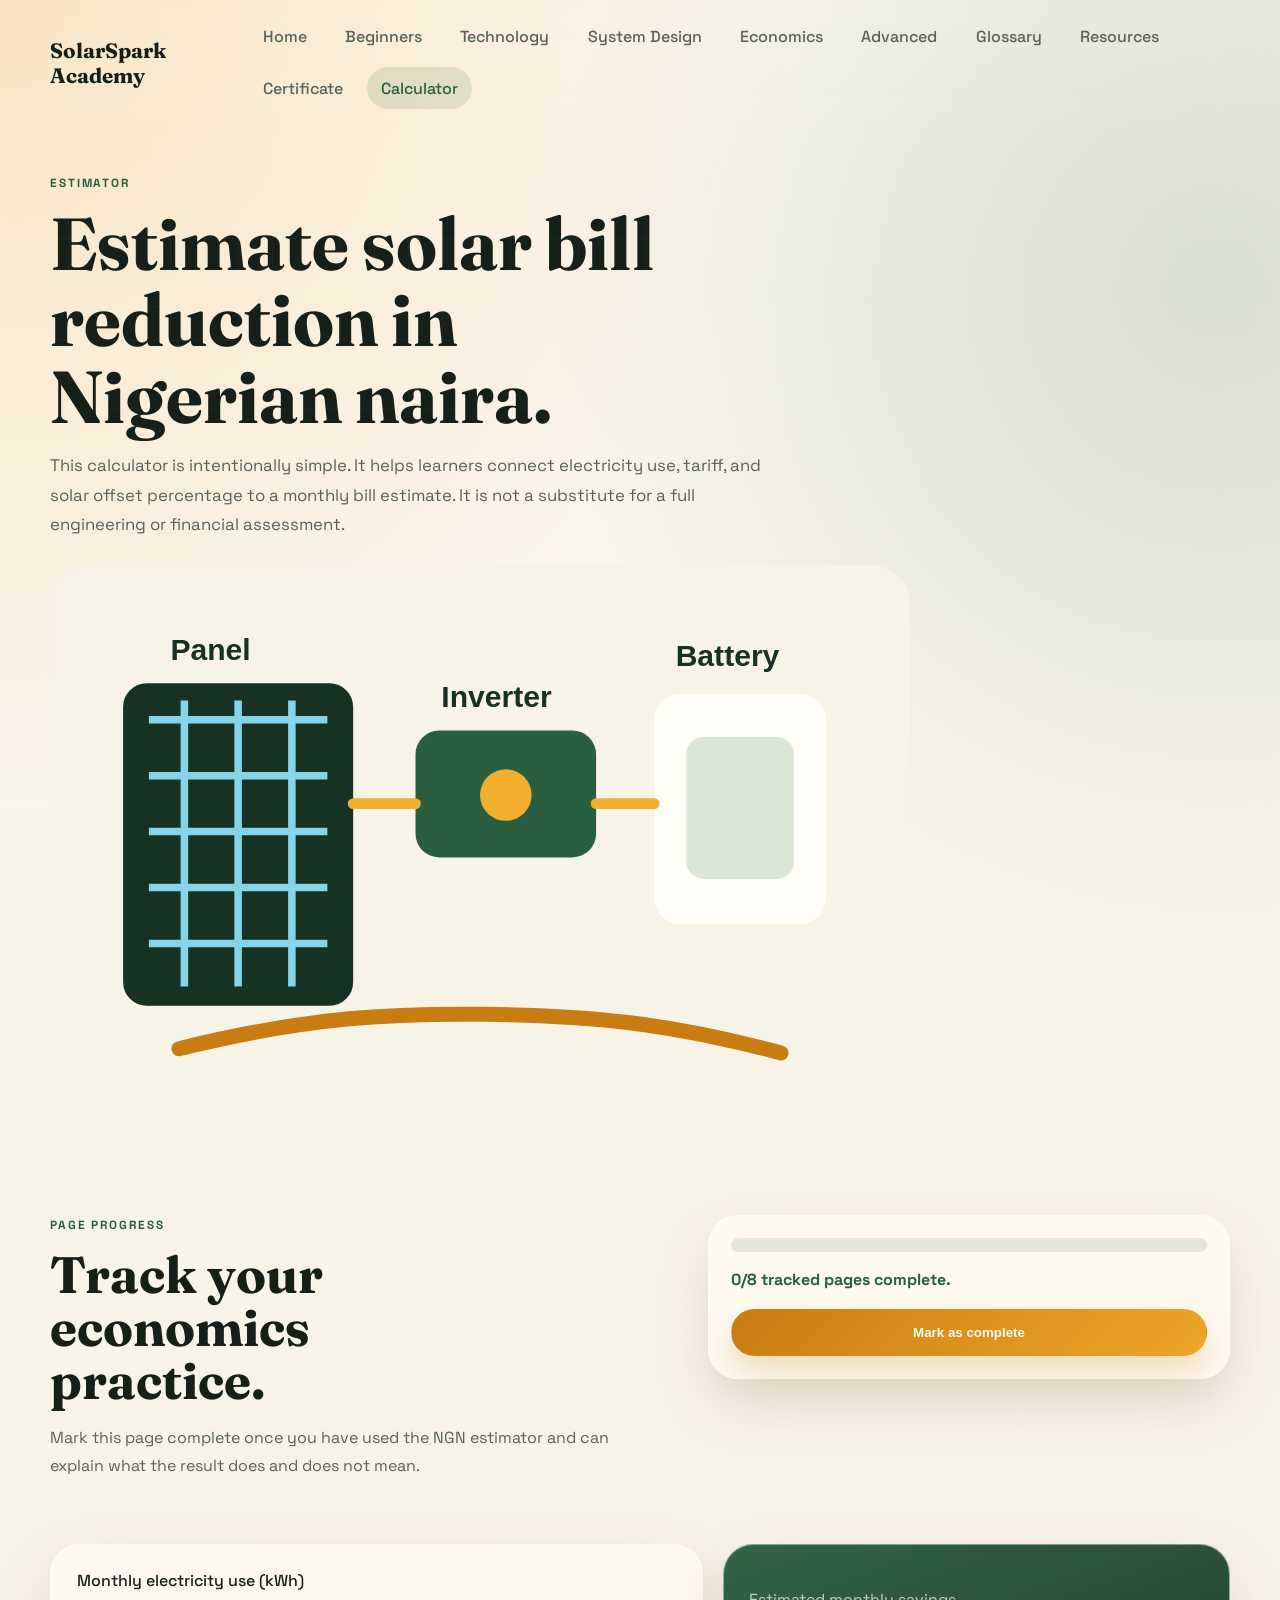
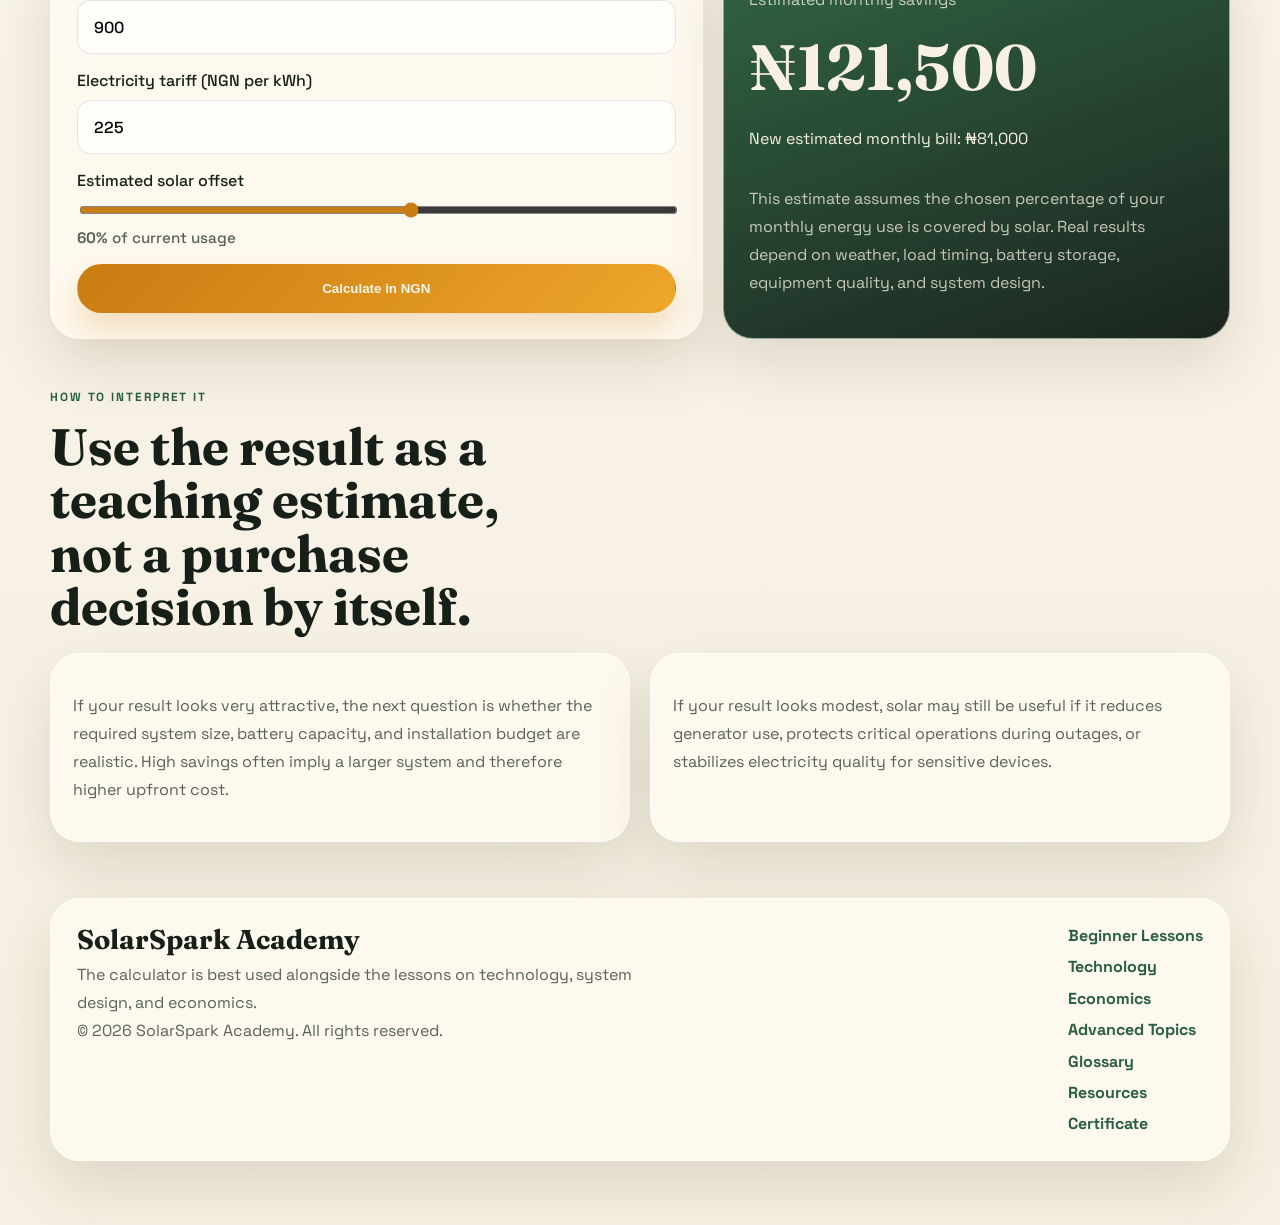
<file: calculator.html>
<!DOCTYPE html>
<html lang="en">
<head>
  <meta charset="UTF-8">
  <meta name="viewport" content="width=device-width, initial-scale=1.0">
  <title>Solar Savings Calculator in NGN | SolarSpark Academy</title>
  <meta name="description" content="Estimate monthly solar savings in Nigerian naira using electricity use, tariff, and expected solar offset.">
  <meta name="robots" content="index, follow">
  <meta name="theme-color" content="#173122">
  <meta property="og:type" content="website">
  <meta property="og:site_name" content="SolarSpark Academy">
  <meta property="og:locale" content="en_US">
  <meta property="og:title" content="Solar Savings Calculator in NGN | SolarSpark Academy">
  <meta property="og:description" content="Estimate monthly solar savings in Nigerian naira using electricity use, tariff, and expected solar offset.">
  <meta property="og:image" content="images/og-preview.svg">
  <meta property="og:image:alt" content="SolarSpark Academy preview showing solar education branding and a solar panel illustration.">
  <meta name="twitter:card" content="summary_large_image">
  <meta name="twitter:title" content="Solar Savings Calculator in NGN | SolarSpark Academy">
  <meta name="twitter:description" content="Use a simple NGN solar calculator to estimate monthly bill reduction from solar offset.">
  <meta name="twitter:image" content="images/og-preview.svg">
  <link rel="icon" type="image/svg+xml" href="images/favicon.svg">
  <link rel="manifest" href="/manifest.webmanifest">
  <link rel="preconnect" href="https://fonts.googleapis.com">
  <link rel="preconnect" href="https://fonts.gstatic.com" crossorigin>
  <link
    href="https://fonts.googleapis.com/css2?family=Space+Grotesk:wght@400;500;700&family=Fraunces:opsz,wght@9..144,600;9..144,700&display=swap"
    rel="stylesheet"
  >
  <link rel="stylesheet" href="styles.css">
</head>
<body data-page="calculator">
  <div class="page-shell">
    <header class="site-header">
      <a class="brand" href="index.html">SolarSpark Academy</a>
      <button class="nav-toggle" type="button" aria-expanded="false" aria-controls="site-nav">Menu</button>
      <nav class="site-nav" id="site-nav" aria-label="Primary navigation">
        <a href="index.html">Home</a>
        <a href="beginners.html">Beginners</a>
        <a href="technology.html">Technology</a>
        <a href="system-design.html">System Design</a>
        <a href="economics.html">Economics</a>
        <a href="advanced.html">Advanced</a>
        <a href="glossary.html">Glossary</a>
        <a href="resources.html">Resources</a>
        <a href="certificate.html">Certificate</a>
        <a href="calculator.html">Calculator</a>
      </nav>
    </header>

    <main>
      <section class="page-hero">
        <p class="eyebrow">Estimator</p>
        <h1>Estimate solar bill reduction in Nigerian naira.</h1>
        <p class="hero-text">
          This calculator is intentionally simple. It helps learners connect electricity use, tariff,
          and solar offset percentage to a monthly bill estimate. It is not a substitute for a full
          engineering or financial assessment.
        </p>
        <img class="hero-image" src="images/solar-components.svg" alt="Illustration of solar components supporting electricity cost reduction calculations.">
      </section>

      <section class="section progress-panel" data-track-page="calculator">
        <div>
          <p class="eyebrow">Page progress</p>
          <h2>Track your economics practice.</h2>
          <p class="progress-copy">Mark this page complete once you have used the NGN estimator and can explain what the result does and does not mean.</p>
        </div>
        <div class="progress-card">
          <div class="progress-bar"><span class="progress-fill"></span></div>
          <p class="progress-status" aria-live="polite"></p>
          <button class="button button-primary progress-button" type="button">Mark as complete</button>
        </div>
      </section>

      <section class="section calculator-layout">
        <form class="calculator-card" id="solar-form">
          <label>
            Monthly electricity use (kWh)
            <input type="number" id="usage" name="usage" min="50" value="900" required>
          </label>
          <label>
            Electricity tariff (NGN per kWh)
            <input type="number" id="rate" name="rate" min="1" step="1" value="225" required>
          </label>
          <label>
            Estimated solar offset
            <input type="range" id="offset" name="offset" min="10" max="100" step="5" value="60">
            <span class="range-output"><strong id="offset-value">60%</strong> of current usage</span>
          </label>
          <button class="button button-primary" type="submit">Calculate in NGN</button>
        </form>

        <div class="results-card" aria-live="polite">
          <p class="results-label">Estimated monthly savings</p>
          <h2 id="savings-output">NGN 121,500</h2>
          <p id="bill-output">New estimated monthly bill: NGN 81,000</p>
          <p class="results-note">
            This estimate assumes the chosen percentage of your monthly energy use is covered by solar.
            Real results depend on weather, load timing, battery storage, equipment quality, and system design.
          </p>
        </div>
      </section>

      <section class="section">
        <div class="section-heading">
          <p class="eyebrow">How to interpret it</p>
          <h2>Use the result as a teaching estimate, not a purchase decision by itself.</h2>
        </div>
        <div class="reading-grid">
          <article class="reading-card">
            <p>
              If your result looks very attractive, the next question is whether the required system
              size, battery capacity, and installation budget are realistic. High savings often imply
              a larger system and therefore higher upfront cost.
            </p>
          </article>
          <article class="reading-card">
            <p>
              If your result looks modest, solar may still be useful if it reduces generator use,
              protects critical operations during outages, or stabilizes electricity quality for
              sensitive devices.
            </p>
          </article>
        </div>
      </section>
    </main>

    <footer class="site-footer">
      <div>
        <h2>SolarSpark Academy</h2>
        <p>The calculator is best used alongside the lessons on technology, system design, and economics.</p>
        <p class="footer-copy">&copy; 2026 SolarSpark Academy. All rights reserved.</p>
      </div>
      <div class="footer-links">
        <a href="beginners.html">Beginner Lessons</a>
        <a href="technology.html">Technology</a>
        <a href="economics.html">Economics</a>
        <a href="advanced.html">Advanced Topics</a>
        <a href="glossary.html">Glossary</a>
        <a href="resources.html">Resources</a>
        <a href="certificate.html">Certificate</a>
      </div>
    </footer>
  </div>

  <script src="script.js"></script>
</body>
</html>
</file>
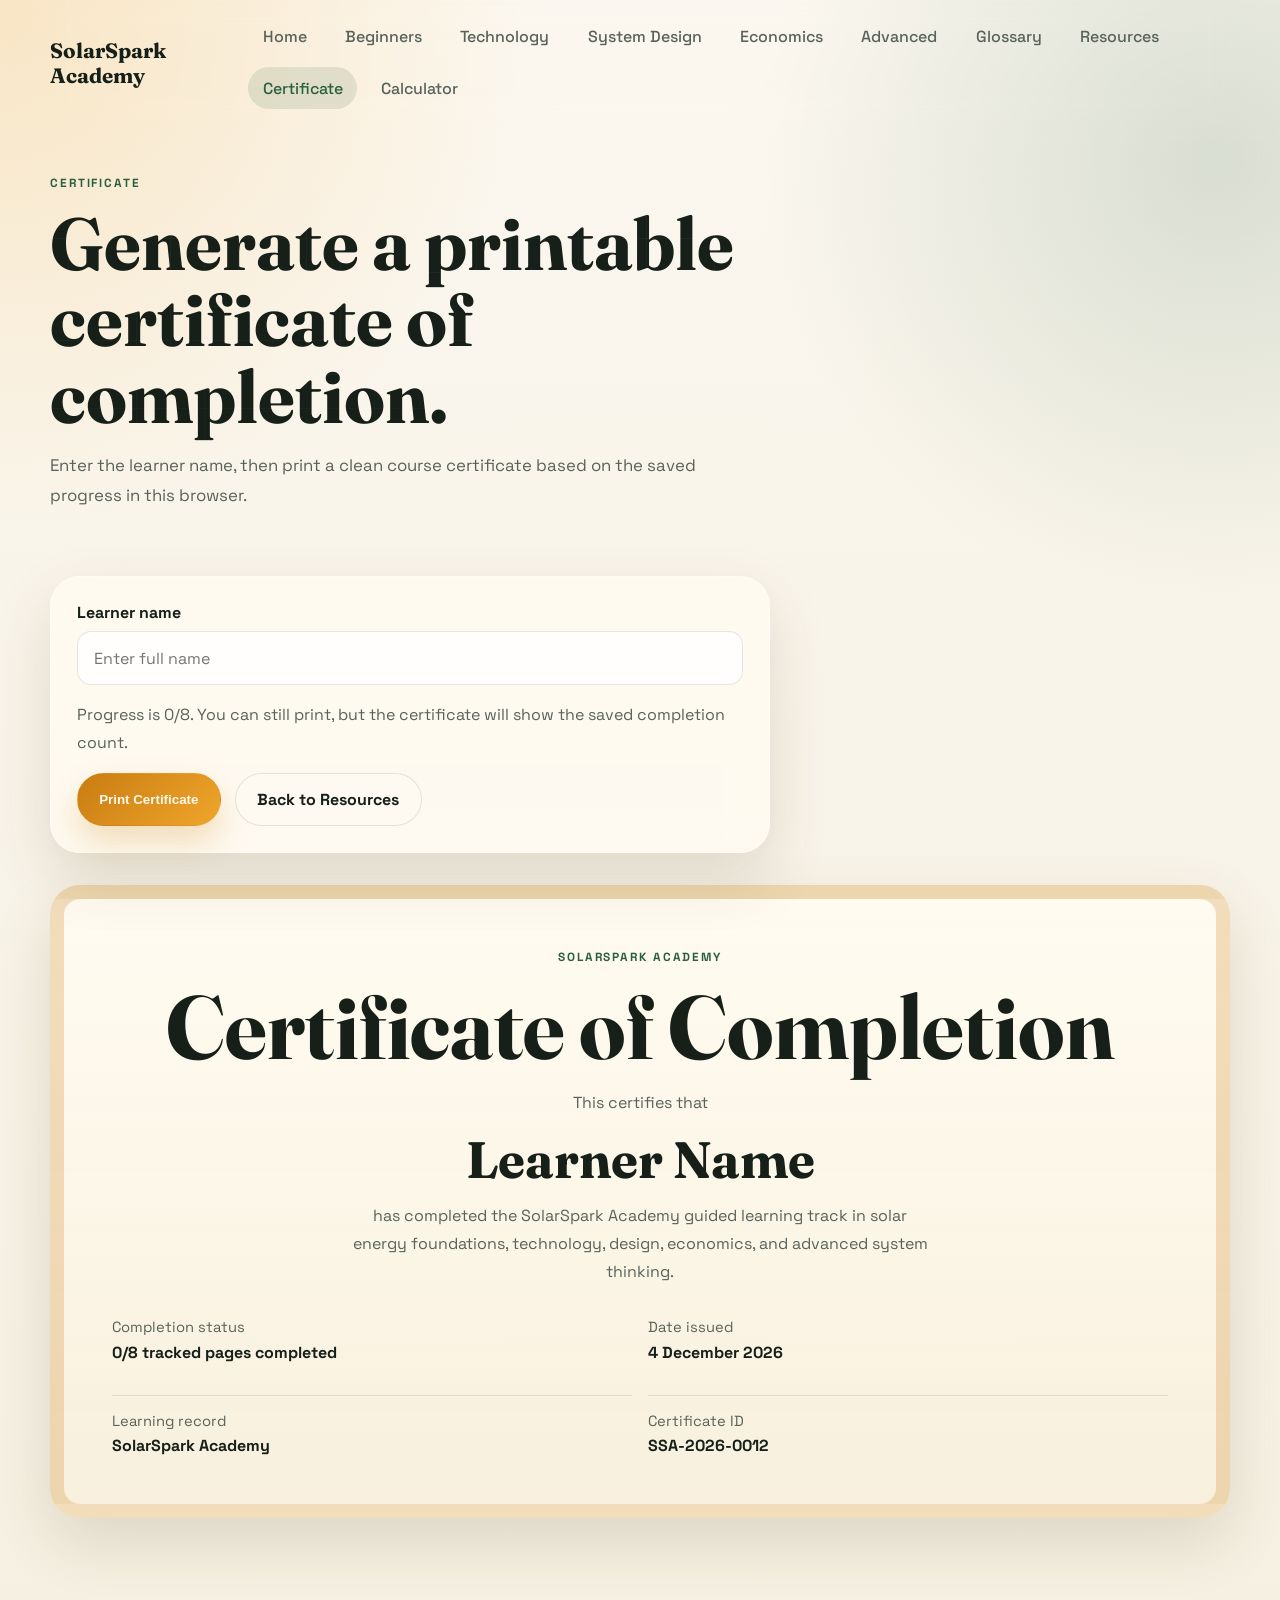
<file: certificate.html>
<!DOCTYPE html>
<html lang="en">
<head>
  <meta charset="UTF-8">
  <meta name="viewport" content="width=device-width, initial-scale=1.0">
  <title>Certificate of Completion | SolarSpark Academy</title>
  <meta name="description" content="Generate and print a SolarSpark Academy certificate of completion based on your saved learning progress.">
  <meta name="robots" content="noindex, follow">
  <meta name="theme-color" content="#173122">
  <meta property="og:type" content="website">
  <meta property="og:site_name" content="SolarSpark Academy">
  <meta property="og:locale" content="en_US">
  <meta property="og:title" content="Certificate of Completion | SolarSpark Academy">
  <meta property="og:description" content="Generate and print a SolarSpark Academy certificate of completion based on your saved learning progress.">
  <meta property="og:image" content="images/og-preview.svg">
  <meta property="og:image:alt" content="SolarSpark Academy preview showing solar education branding and a solar panel illustration.">
  <meta name="twitter:card" content="summary_large_image">
  <meta name="twitter:title" content="Certificate of Completion | SolarSpark Academy">
  <meta name="twitter:description" content="Generate and print a completion certificate from your saved course progress.">
  <meta name="twitter:image" content="images/og-preview.svg">
  <link rel="icon" type="image/svg+xml" href="images/favicon.svg">
  <link rel="manifest" href="/manifest.webmanifest">
  <link rel="preconnect" href="https://fonts.googleapis.com">
  <link rel="preconnect" href="https://fonts.gstatic.com" crossorigin>
  <link
    href="https://fonts.googleapis.com/css2?family=Space+Grotesk:wght@400;500;700&family=Fraunces:opsz,wght@9..144,600;9..144,700&display=swap"
    rel="stylesheet"
  >
  <link rel="stylesheet" href="styles.css">
</head>
<body data-page="certificate">
  <div class="page-shell">
    <header class="site-header no-print">
      <a class="brand" href="index.html">SolarSpark Academy</a>
      <button class="nav-toggle" type="button" aria-expanded="false" aria-controls="site-nav">Menu</button>
      <nav class="site-nav" id="site-nav" aria-label="Primary navigation">
        <a href="index.html">Home</a>
        <a href="beginners.html">Beginners</a>
        <a href="technology.html">Technology</a>
        <a href="system-design.html">System Design</a>
        <a href="economics.html">Economics</a>
        <a href="advanced.html">Advanced</a>
        <a href="glossary.html">Glossary</a>
        <a href="resources.html">Resources</a>
        <a href="certificate.html">Certificate</a>
        <a href="calculator.html">Calculator</a>
      </nav>
    </header>

    <main>
      <section class="page-hero no-print">
        <p class="eyebrow">Certificate</p>
        <h1>Generate a printable certificate of completion.</h1>
        <p class="hero-text">
          Enter the learner name, then print a clean course certificate based on the saved progress in this browser.
        </p>
      </section>

      <section class="section certificate-controls no-print">
        <div class="content-panel">
          <label class="certificate-label" for="certificate-name">Learner name</label>
          <input class="certificate-input" id="certificate-name" type="text" placeholder="Enter full name">
          <p class="certificate-note" id="certificate-status" aria-live="polite"></p>
          <div class="hero-actions">
            <button class="button button-primary" id="print-certificate" type="button">Print Certificate</button>
            <a class="button button-secondary" href="resources.html">Back to Resources</a>
          </div>
        </div>
      </section>

      <section class="section certificate-sheet">
        <div class="certificate-border">
          <p class="eyebrow">SolarSpark Academy</p>
          <h1>Certificate of Completion</h1>
          <p class="certificate-subtitle">This certifies that</p>
          <h2 id="certificate-recipient">Learner Name</h2>
          <p class="certificate-subtitle">
            has completed the SolarSpark Academy guided learning track in solar energy foundations,
            technology, design, economics, and advanced system thinking.
          </p>
          <div class="certificate-meta">
            <div>
              <span>Completion status</span>
              <strong id="certificate-progress">0/8 tracked pages completed</strong>
            </div>
            <div>
              <span>Date issued</span>
              <strong id="certificate-date">--</strong>
            </div>
          </div>
          <div class="certificate-signoff">
            <div class="signature-line">
              <span>Learning record</span>
              <strong>SolarSpark Academy</strong>
            </div>
            <div class="signature-line">
              <span>Certificate ID</span>
              <strong id="certificate-id">SSA-0000</strong>
            </div>
          </div>
        </div>
      </section>
    </main>
  </div>

  <script src="script.js"></script>
</body>
</html>
</file>
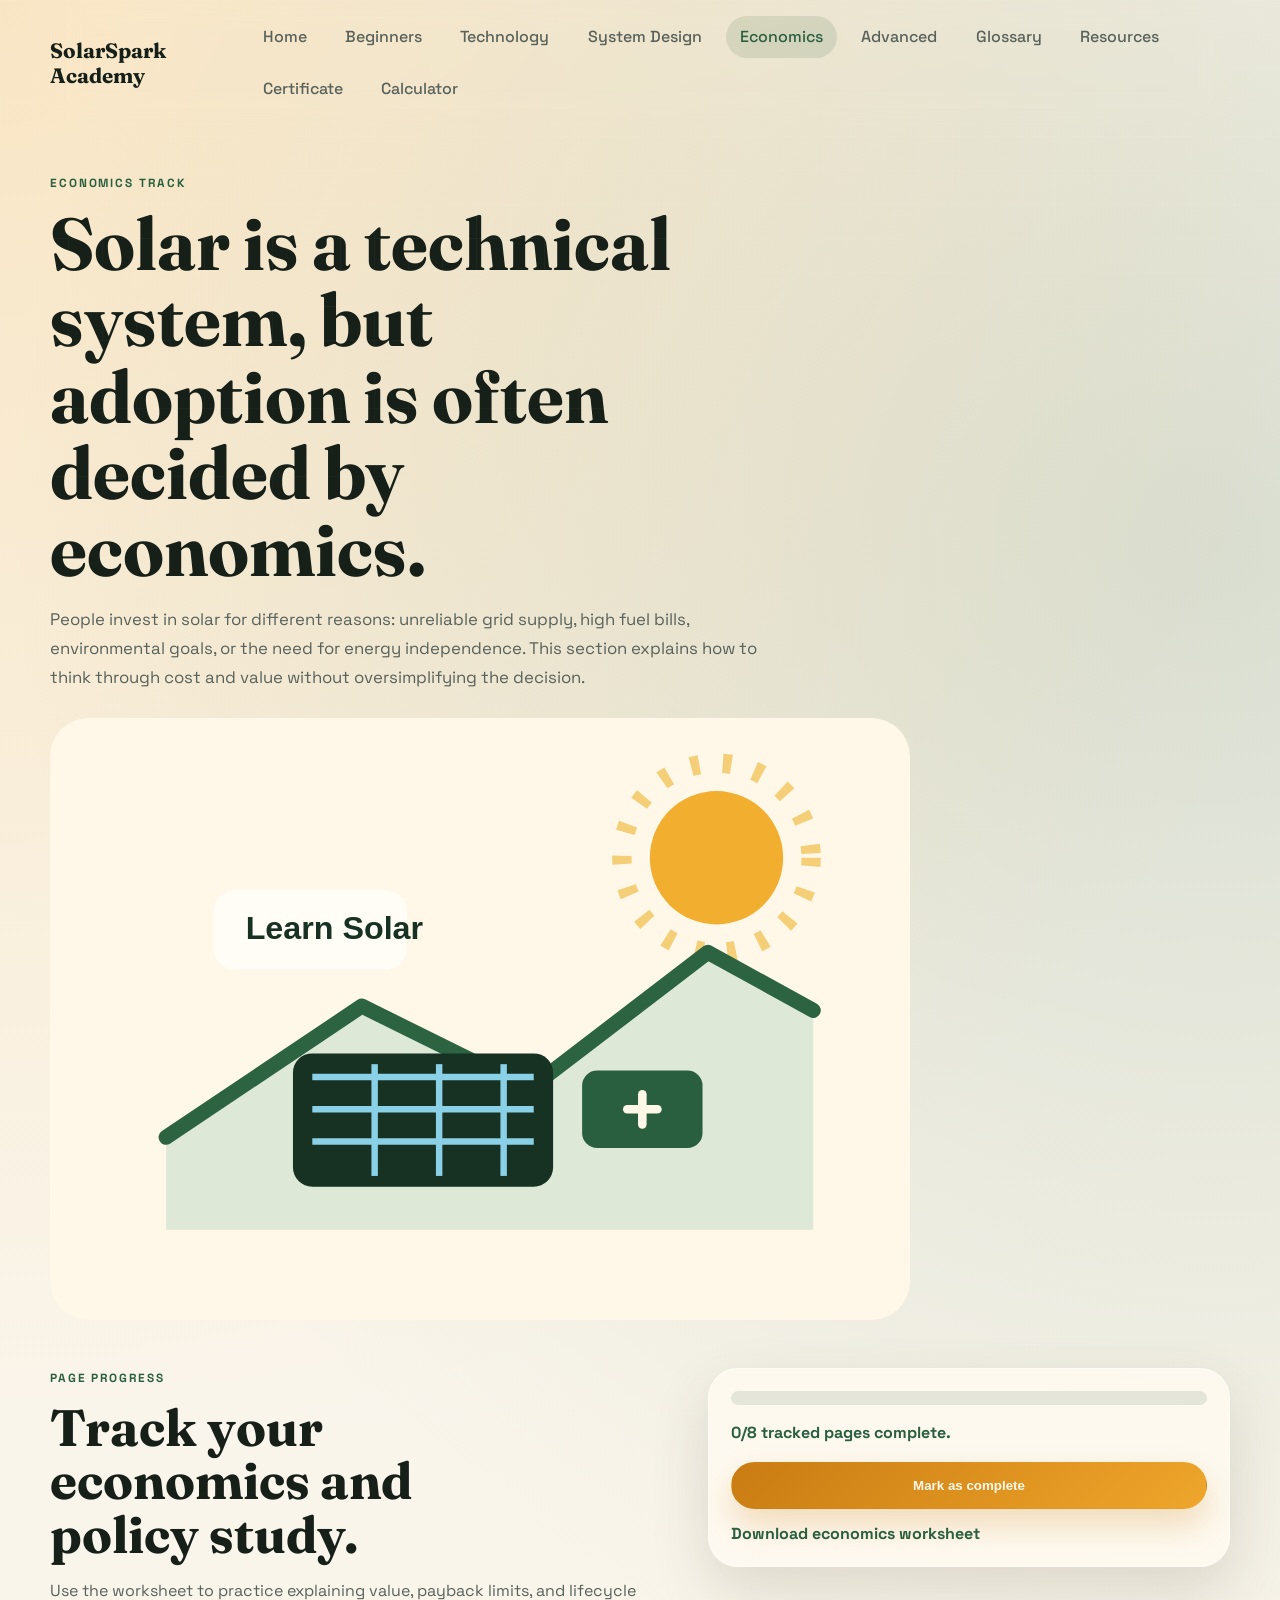
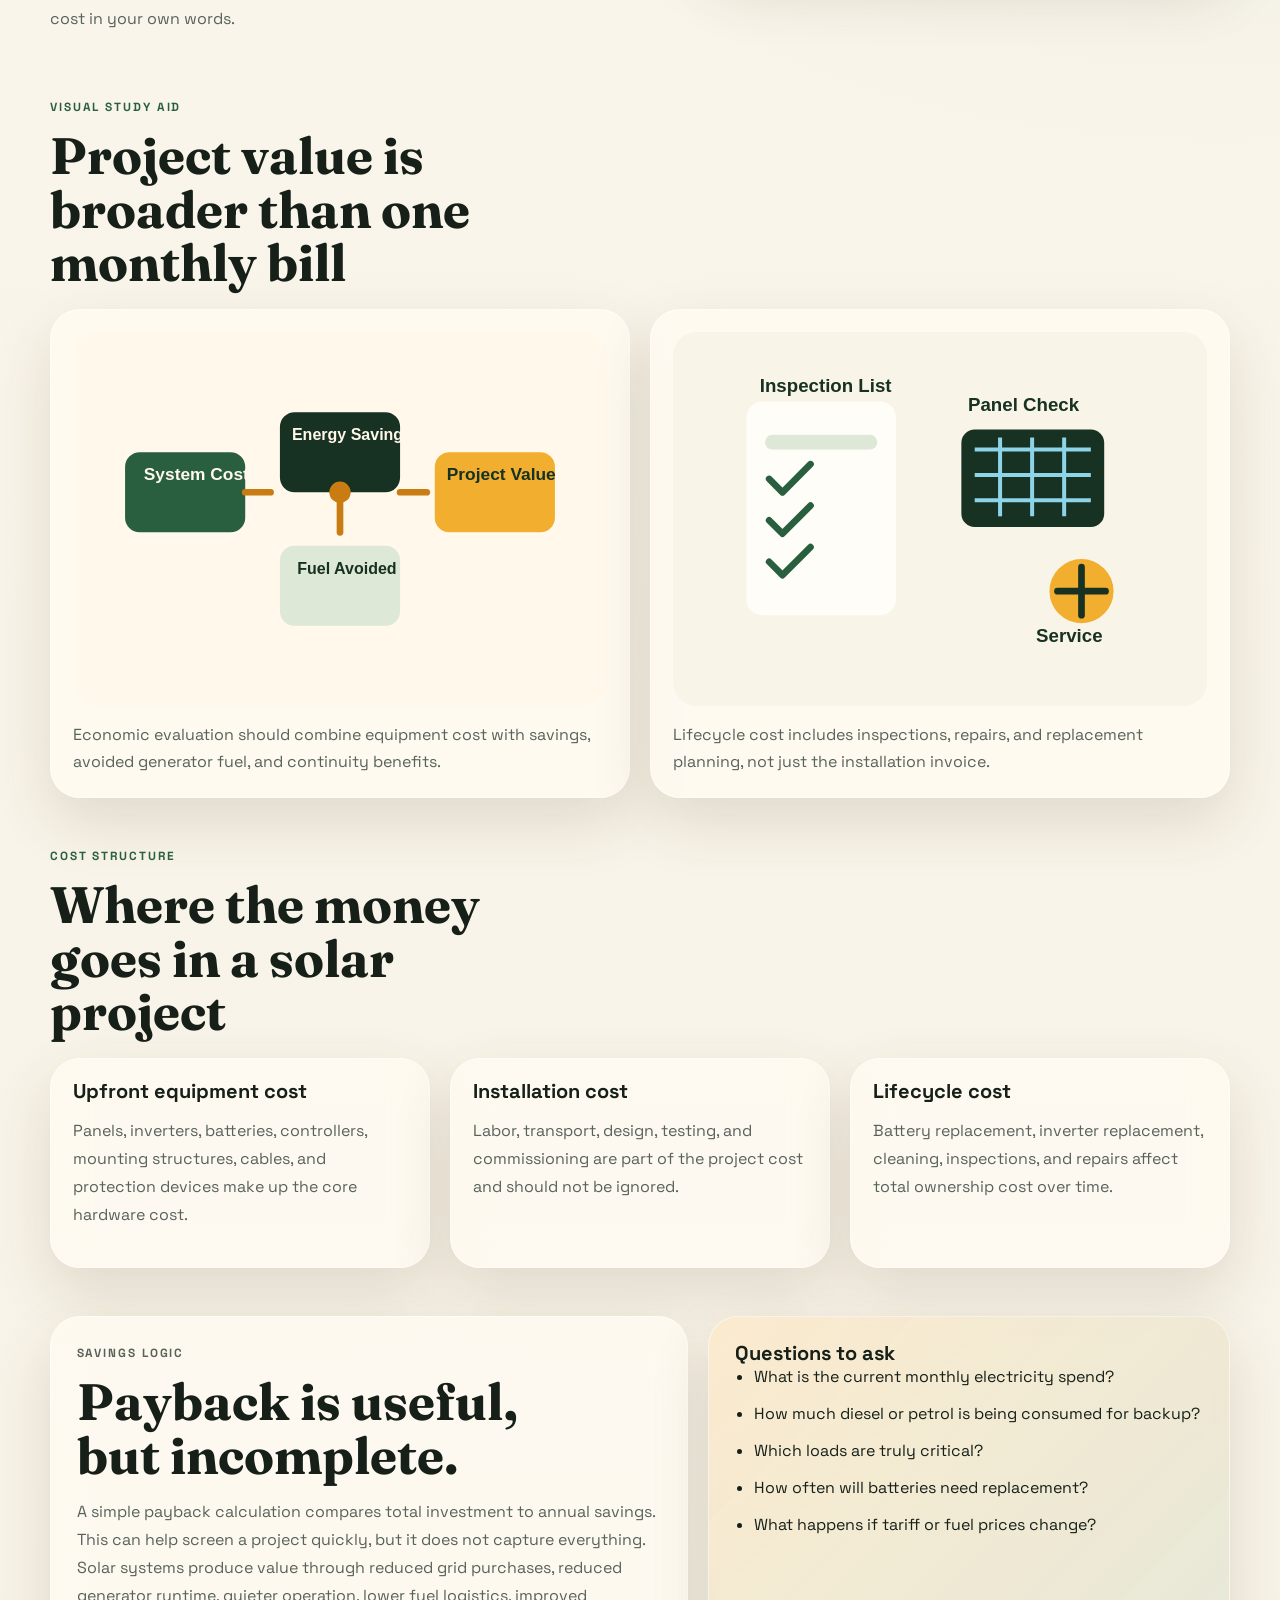
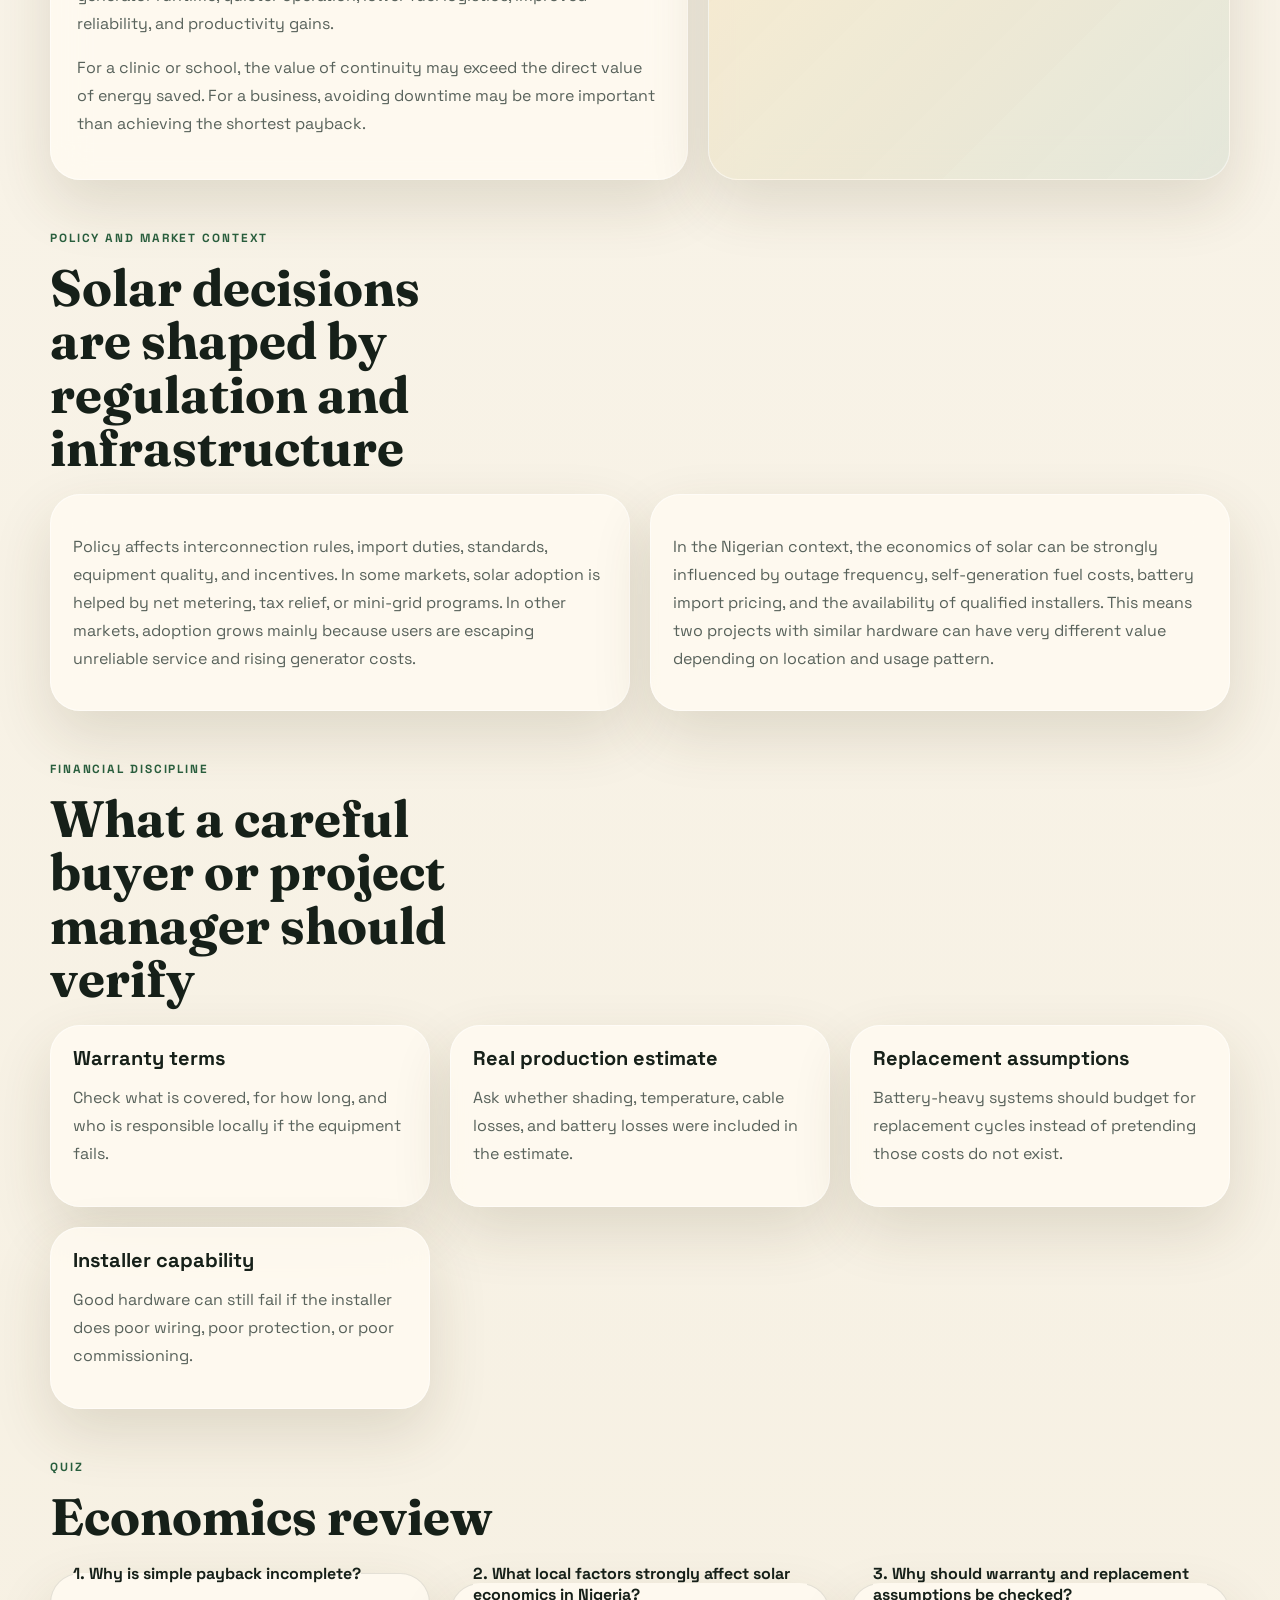
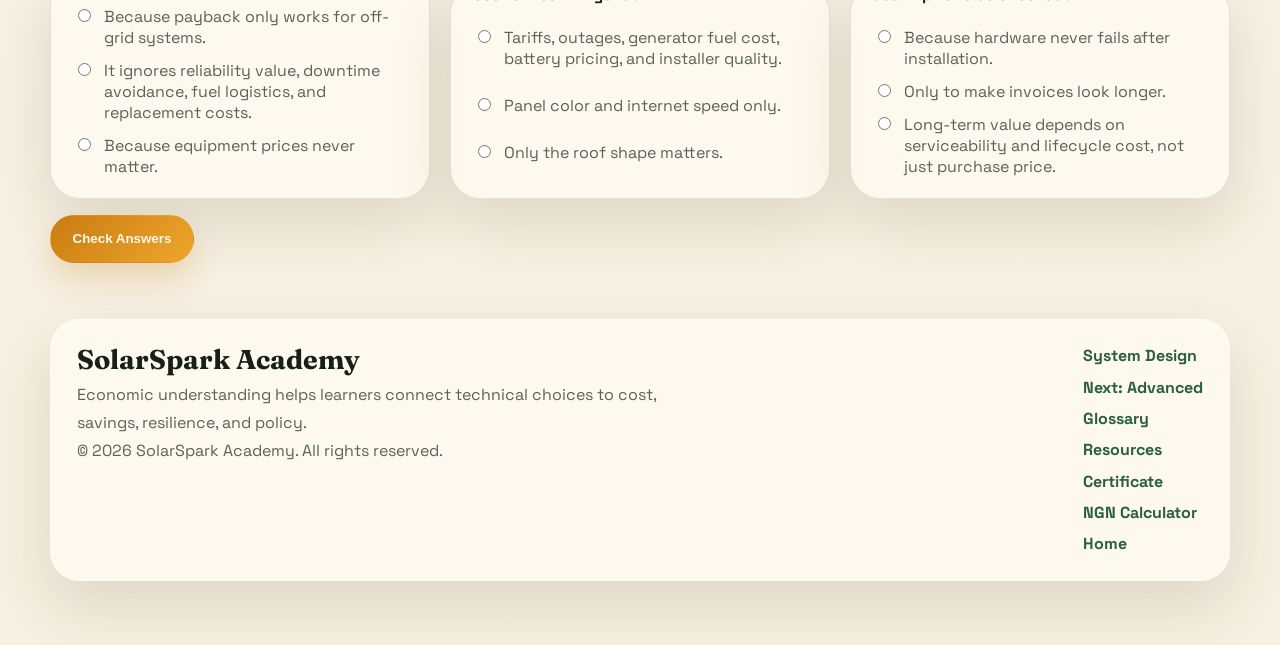
<file: economics.html>
<!DOCTYPE html>
<html lang="en">
<head>
  <meta charset="UTF-8">
  <meta name="viewport" content="width=device-width, initial-scale=1.0">
  <title>Solar Economics and Policy | SolarSpark Academy</title>
  <meta name="description" content="Understand solar costs, payback limits, lifecycle value, Nigerian market factors, financing questions, and policy context.">
  <meta name="robots" content="index, follow">
  <meta name="theme-color" content="#173122">
  <meta property="og:type" content="article">
  <meta property="og:site_name" content="SolarSpark Academy">
  <meta property="og:locale" content="en_US">
  <meta property="og:title" content="Solar Economics and Policy | SolarSpark Academy">
  <meta property="og:description" content="Understand solar costs, payback limits, lifecycle value, Nigerian market factors, financing questions, and policy context.">
  <meta property="og:image" content="images/og-preview.svg">
  <meta property="og:image:alt" content="SolarSpark Academy preview showing solar education branding and a solar panel illustration.">
  <meta name="twitter:card" content="summary_large_image">
  <meta name="twitter:title" content="Solar Economics and Policy | SolarSpark Academy">
  <meta name="twitter:description" content="Learn how costs, payback, reliability, policy, and local market conditions affect solar decisions.">
  <meta name="twitter:image" content="images/og-preview.svg">
  <link rel="icon" type="image/svg+xml" href="images/favicon.svg">
  <link rel="manifest" href="/manifest.webmanifest">
  <link rel="preconnect" href="https://fonts.googleapis.com">
  <link rel="preconnect" href="https://fonts.gstatic.com" crossorigin>
  <link
    href="https://fonts.googleapis.com/css2?family=Space+Grotesk:wght@400;500;700&family=Fraunces:opsz,wght@9..144,600;9..144,700&display=swap"
    rel="stylesheet"
  >
  <link rel="stylesheet" href="styles.css">
</head>
<body data-page="economics">
  <div class="page-shell">
    <header class="site-header">
      <a class="brand" href="index.html">SolarSpark Academy</a>
      <button class="nav-toggle" type="button" aria-expanded="false" aria-controls="site-nav">Menu</button>
      <nav class="site-nav" id="site-nav" aria-label="Primary navigation">
        <a href="index.html">Home</a>
        <a href="beginners.html">Beginners</a>
        <a href="technology.html">Technology</a>
        <a href="system-design.html">System Design</a>
        <a href="economics.html">Economics</a>
        <a href="advanced.html">Advanced</a>
        <a href="glossary.html">Glossary</a>
        <a href="resources.html">Resources</a>
        <a href="certificate.html">Certificate</a>
        <a href="calculator.html">Calculator</a>
      </nav>
    </header>

    <main>
      <section class="page-hero">
        <p class="eyebrow">Economics track</p>
        <h1>Solar is a technical system, but adoption is often decided by economics.</h1>
        <p class="hero-text">
          People invest in solar for different reasons: unreliable grid supply, high fuel bills,
          environmental goals, or the need for energy independence. This section explains how to
          think through cost and value without oversimplifying the decision.
        </p>
        <img class="hero-image" src="images/solar-home.svg" alt="Illustration of solar infrastructure used to support long-term energy value and savings.">
      </section>

      <section class="section progress-panel" data-track-page="economics">
        <div>
          <p class="eyebrow">Page progress</p>
          <h2>Track your economics and policy study.</h2>
          <p class="progress-copy">Use the worksheet to practice explaining value, payback limits, and lifecycle cost in your own words.</p>
        </div>
        <div class="progress-card">
          <div class="progress-bar"><span class="progress-fill"></span></div>
          <p class="progress-status" aria-live="polite"></p>
          <button class="button button-primary progress-button" type="button">Mark as complete</button>
          <a class="text-link" href="worksheets/economics-worksheet.html" download>Download economics worksheet</a>
        </div>
      </section>

      <section class="section">
        <div class="section-heading">
          <p class="eyebrow">Visual study aid</p>
          <h2>Project value is broader than one monthly bill</h2>
        </div>
        <div class="gallery-grid">
          <figure class="gallery-card">
            <img class="gallery-image" src="images/economics-flow.svg" alt="Diagram connecting system cost, energy savings, avoided fuel use, and total project value.">
            <figcaption>Economic evaluation should combine equipment cost with savings, avoided generator fuel, and continuity benefits.</figcaption>
          </figure>
          <figure class="gallery-card">
            <img class="gallery-image" src="images/maintenance-check.svg" alt="Maintenance checklist diagram emphasizing inspections and service planning.">
            <figcaption>Lifecycle cost includes inspections, repairs, and replacement planning, not just the installation invoice.</figcaption>
          </figure>
        </div>
      </section>

      <section class="section">
        <div class="section-heading">
          <p class="eyebrow">Cost structure</p>
          <h2>Where the money goes in a solar project</h2>
        </div>
        <div class="card-grid">
          <article class="info-card">
            <h3>Upfront equipment cost</h3>
            <p>Panels, inverters, batteries, controllers, mounting structures, cables, and protection devices make up the core hardware cost.</p>
          </article>
          <article class="info-card">
            <h3>Installation cost</h3>
            <p>Labor, transport, design, testing, and commissioning are part of the project cost and should not be ignored.</p>
          </article>
          <article class="info-card">
            <h3>Lifecycle cost</h3>
            <p>Battery replacement, inverter replacement, cleaning, inspections, and repairs affect total ownership cost over time.</p>
          </article>
        </div>
      </section>

      <section class="section split-section">
        <div class="content-panel">
          <p class="eyebrow">Savings logic</p>
          <h2>Payback is useful, but incomplete.</h2>
          <p>
            A simple payback calculation compares total investment to annual savings. This can help
            screen a project quickly, but it does not capture everything. Solar systems produce value
            through reduced grid purchases, reduced generator runtime, quieter operation, lower fuel
            logistics, improved reliability, and productivity gains.
          </p>
          <p>
            For a clinic or school, the value of continuity may exceed the direct value of energy saved.
            For a business, avoiding downtime may be more important than achieving the shortest payback.
          </p>
        </div>
        <div class="content-panel accent-panel">
          <h3>Questions to ask</h3>
          <ul class="check-list">
            <li>What is the current monthly electricity spend?</li>
            <li>How much diesel or petrol is being consumed for backup?</li>
            <li>Which loads are truly critical?</li>
            <li>How often will batteries need replacement?</li>
            <li>What happens if tariff or fuel prices change?</li>
          </ul>
        </div>
      </section>

      <section class="section">
        <div class="section-heading">
          <p class="eyebrow">Policy and market context</p>
          <h2>Solar decisions are shaped by regulation and infrastructure</h2>
        </div>
        <div class="reading-grid">
          <article class="reading-card">
            <p>
              Policy affects interconnection rules, import duties, standards, equipment quality, and
              incentives. In some markets, solar adoption is helped by net metering, tax relief, or
              mini-grid programs. In other markets, adoption grows mainly because users are escaping
              unreliable service and rising generator costs.
            </p>
          </article>
          <article class="reading-card">
            <p>
              In the Nigerian context, the economics of solar can be strongly influenced by outage
              frequency, self-generation fuel costs, battery import pricing, and the availability of
              qualified installers. This means two projects with similar hardware can have very
              different value depending on location and usage pattern.
            </p>
          </article>
        </div>
      </section>

      <section class="section">
        <div class="section-heading">
          <p class="eyebrow">Financial discipline</p>
          <h2>What a careful buyer or project manager should verify</h2>
        </div>
        <div class="theme-grid">
          <article class="theme-card">
            <h3>Warranty terms</h3>
            <p>Check what is covered, for how long, and who is responsible locally if the equipment fails.</p>
          </article>
          <article class="theme-card">
            <h3>Real production estimate</h3>
            <p>Ask whether shading, temperature, cable losses, and battery losses were included in the estimate.</p>
          </article>
          <article class="theme-card">
            <h3>Replacement assumptions</h3>
            <p>Battery-heavy systems should budget for replacement cycles instead of pretending those costs do not exist.</p>
          </article>
          <article class="theme-card">
            <h3>Installer capability</h3>
            <p>Good hardware can still fail if the installer does poor wiring, poor protection, or poor commissioning.</p>
          </article>
        </div>
      </section>

      <section class="section">
        <div class="section-heading">
          <p class="eyebrow">Quiz</p>
          <h2>Economics review</h2>
        </div>
        <form class="quiz-form" data-quiz-title="Economics Quiz">
          <div class="quiz-grid">
            <fieldset class="quiz-card" data-correct="b">
              <legend>1. Why is simple payback incomplete?</legend>
              <label><input type="radio" name="econ-q1" value="a"> Because payback only works for off-grid systems.</label>
              <label><input type="radio" name="econ-q1" value="b"> It ignores reliability value, downtime avoidance, fuel logistics, and replacement costs.</label>
              <label><input type="radio" name="econ-q1" value="c"> Because equipment prices never matter.</label>
            </fieldset>
            <fieldset class="quiz-card" data-correct="a">
              <legend>2. What local factors strongly affect solar economics in Nigeria?</legend>
              <label><input type="radio" name="econ-q2" value="a"> Tariffs, outages, generator fuel cost, battery pricing, and installer quality.</label>
              <label><input type="radio" name="econ-q2" value="b"> Panel color and internet speed only.</label>
              <label><input type="radio" name="econ-q2" value="c"> Only the roof shape matters.</label>
            </fieldset>
            <fieldset class="quiz-card" data-correct="c">
              <legend>3. Why should warranty and replacement assumptions be checked?</legend>
              <label><input type="radio" name="econ-q3" value="a"> Because hardware never fails after installation.</label>
              <label><input type="radio" name="econ-q3" value="b"> Only to make invoices look longer.</label>
              <label><input type="radio" name="econ-q3" value="c"> Long-term value depends on serviceability and lifecycle cost, not just purchase price.</label>
            </fieldset>
          </div>
          <div class="quiz-actions">
            <button class="button button-primary" type="submit">Check Answers</button>
            <p class="quiz-result" aria-live="polite"></p>
          </div>
        </form>
      </section>
    </main>

    <footer class="site-footer">
      <div>
        <h2>SolarSpark Academy</h2>
        <p>Economic understanding helps learners connect technical choices to cost, savings, resilience, and policy.</p>
        <p class="footer-copy">&copy; 2026 SolarSpark Academy. All rights reserved.</p>
      </div>
      <div class="footer-links">
        <a href="system-design.html">System Design</a>
        <a href="advanced.html">Next: Advanced</a>
        <a href="glossary.html">Glossary</a>
        <a href="resources.html">Resources</a>
        <a href="certificate.html">Certificate</a>
        <a href="calculator.html">NGN Calculator</a>
        <a href="index.html">Home</a>
      </div>
    </footer>
  </div>

  <script src="script.js"></script>
</body>
</html>
</file>
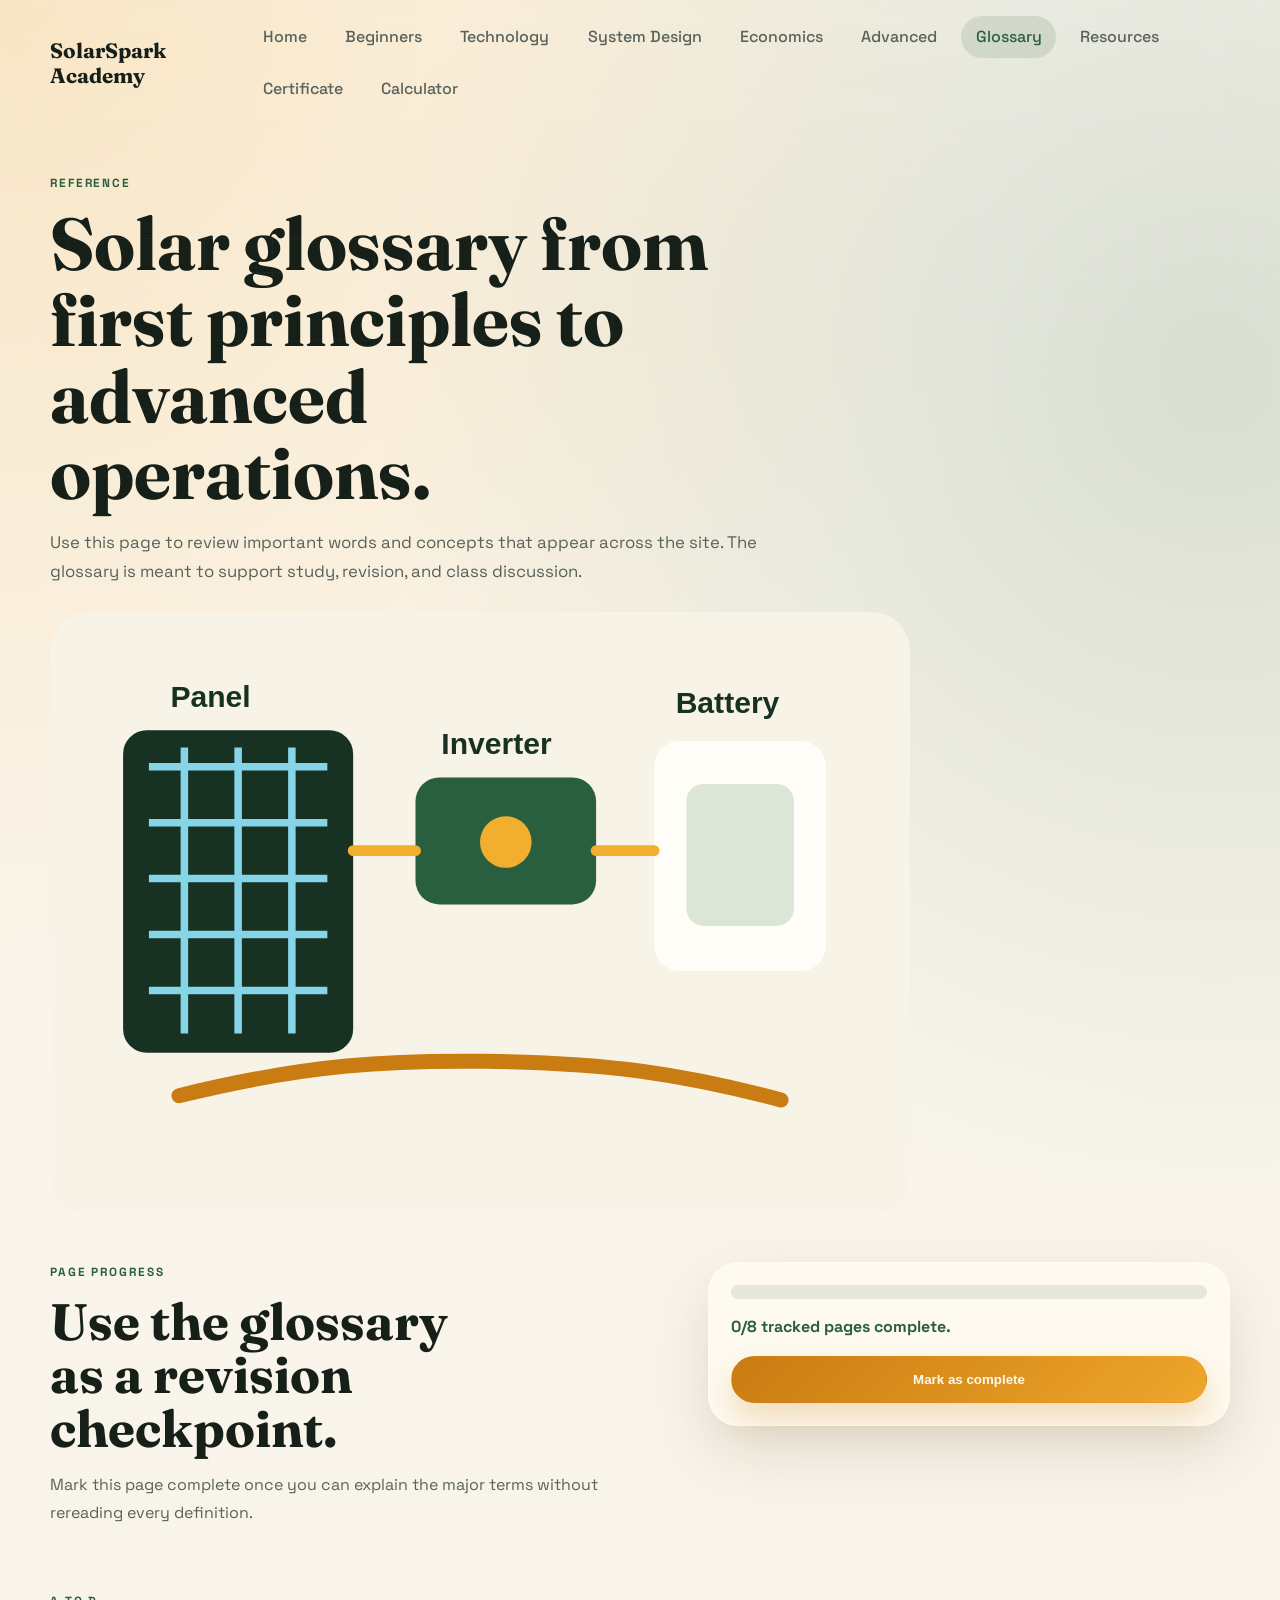
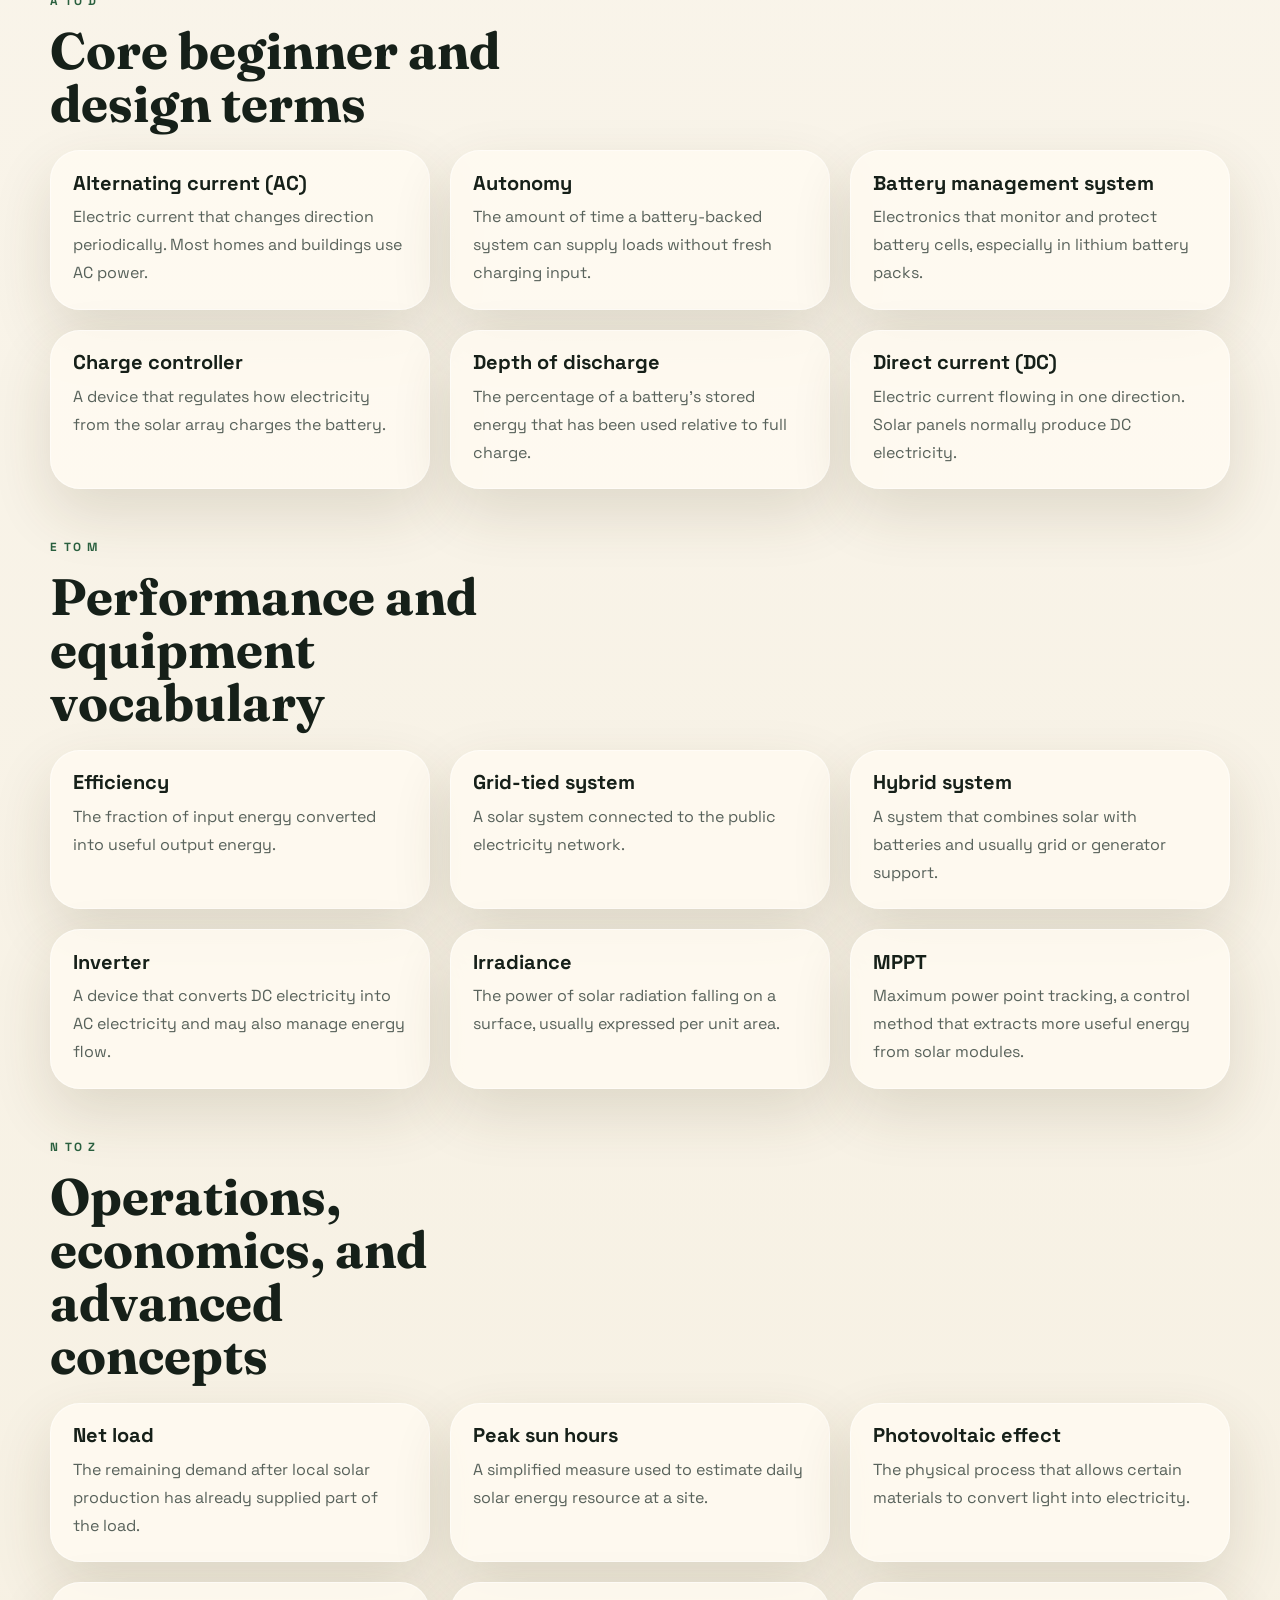
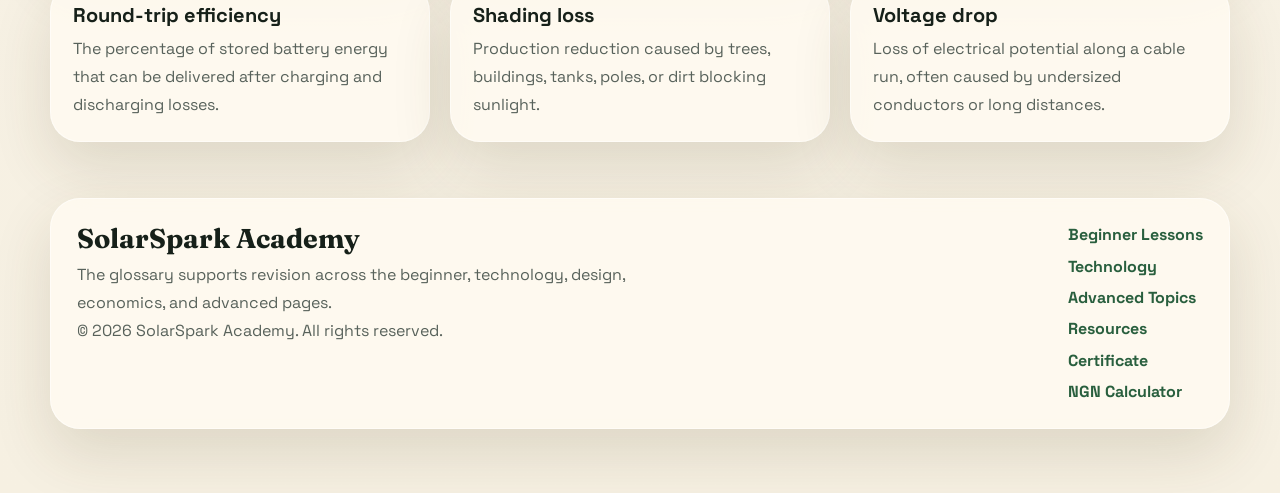
<file: glossary.html>
<!DOCTYPE html>
<html lang="en">
<head>
  <meta charset="UTF-8">
  <meta name="viewport" content="width=device-width, initial-scale=1.0">
  <title>Solar Energy Glossary | SolarSpark Academy</title>
  <meta name="description" content="Review a solar energy glossary covering beginner, technical, design, economics, and advanced terms used across the site.">
  <meta name="robots" content="index, follow">
  <meta name="theme-color" content="#173122">
  <meta property="og:type" content="article">
  <meta property="og:site_name" content="SolarSpark Academy">
  <meta property="og:locale" content="en_US">
  <meta property="og:title" content="Solar Energy Glossary | SolarSpark Academy">
  <meta property="og:description" content="Review a solar energy glossary covering beginner, technical, design, economics, and advanced terms used across the site.">
  <meta property="og:image" content="images/og-preview.svg">
  <meta property="og:image:alt" content="SolarSpark Academy preview showing solar education branding and a solar panel illustration.">
  <meta name="twitter:card" content="summary_large_image">
  <meta name="twitter:title" content="Solar Energy Glossary | SolarSpark Academy">
  <meta name="twitter:description" content="Use the glossary to revise solar terms across beginner, design, technical, and advanced topics.">
  <meta name="twitter:image" content="images/og-preview.svg">
  <link rel="icon" type="image/svg+xml" href="images/favicon.svg">
  <link rel="manifest" href="/manifest.webmanifest">
  <link rel="preconnect" href="https://fonts.googleapis.com">
  <link rel="preconnect" href="https://fonts.gstatic.com" crossorigin>
  <link
    href="https://fonts.googleapis.com/css2?family=Space+Grotesk:wght@400;500;700&family=Fraunces:opsz,wght@9..144,600;9..144,700&display=swap"
    rel="stylesheet"
  >
  <link rel="stylesheet" href="styles.css">
</head>
<body data-page="glossary">
  <div class="page-shell">
    <header class="site-header">
      <a class="brand" href="index.html">SolarSpark Academy</a>
      <button class="nav-toggle" type="button" aria-expanded="false" aria-controls="site-nav">Menu</button>
      <nav class="site-nav" id="site-nav" aria-label="Primary navigation">
        <a href="index.html">Home</a>
        <a href="beginners.html">Beginners</a>
        <a href="technology.html">Technology</a>
        <a href="system-design.html">System Design</a>
        <a href="economics.html">Economics</a>
        <a href="advanced.html">Advanced</a>
        <a href="glossary.html">Glossary</a>
        <a href="resources.html">Resources</a>
        <a href="certificate.html">Certificate</a>
        <a href="calculator.html">Calculator</a>
      </nav>
    </header>

    <main>
      <section class="page-hero">
        <p class="eyebrow">Reference</p>
        <h1>Solar glossary from first principles to advanced operations.</h1>
        <p class="hero-text">
          Use this page to review important words and concepts that appear across the site. The
          glossary is meant to support study, revision, and class discussion.
        </p>
        <img class="hero-image" src="images/solar-components.svg" alt="Illustration of core solar system components used as a glossary reference cover image.">
      </section>

      <section class="section progress-panel" data-track-page="glossary">
        <div>
          <p class="eyebrow">Page progress</p>
          <h2>Use the glossary as a revision checkpoint.</h2>
          <p class="progress-copy">Mark this page complete once you can explain the major terms without rereading every definition.</p>
        </div>
        <div class="progress-card">
          <div class="progress-bar"><span class="progress-fill"></span></div>
          <p class="progress-status" aria-live="polite"></p>
          <button class="button button-primary progress-button" type="button">Mark as complete</button>
        </div>
      </section>

      <section class="section">
        <div class="section-heading">
          <p class="eyebrow">A to D</p>
          <h2>Core beginner and design terms</h2>
        </div>
        <div class="glossary-grid">
          <article class="glossary-card"><h3>Alternating current (AC)</h3><p>Electric current that changes direction periodically. Most homes and buildings use AC power.</p></article>
          <article class="glossary-card"><h3>Autonomy</h3><p>The amount of time a battery-backed system can supply loads without fresh charging input.</p></article>
          <article class="glossary-card"><h3>Battery management system</h3><p>Electronics that monitor and protect battery cells, especially in lithium battery packs.</p></article>
          <article class="glossary-card"><h3>Charge controller</h3><p>A device that regulates how electricity from the solar array charges the battery.</p></article>
          <article class="glossary-card"><h3>Depth of discharge</h3><p>The percentage of a battery's stored energy that has been used relative to full charge.</p></article>
          <article class="glossary-card"><h3>Direct current (DC)</h3><p>Electric current flowing in one direction. Solar panels normally produce DC electricity.</p></article>
        </div>
      </section>

      <section class="section">
        <div class="section-heading">
          <p class="eyebrow">E to M</p>
          <h2>Performance and equipment vocabulary</h2>
        </div>
        <div class="glossary-grid">
          <article class="glossary-card"><h3>Efficiency</h3><p>The fraction of input energy converted into useful output energy.</p></article>
          <article class="glossary-card"><h3>Grid-tied system</h3><p>A solar system connected to the public electricity network.</p></article>
          <article class="glossary-card"><h3>Hybrid system</h3><p>A system that combines solar with batteries and usually grid or generator support.</p></article>
          <article class="glossary-card"><h3>Inverter</h3><p>A device that converts DC electricity into AC electricity and may also manage energy flow.</p></article>
          <article class="glossary-card"><h3>Irradiance</h3><p>The power of solar radiation falling on a surface, usually expressed per unit area.</p></article>
          <article class="glossary-card"><h3>MPPT</h3><p>Maximum power point tracking, a control method that extracts more useful energy from solar modules.</p></article>
        </div>
      </section>

      <section class="section">
        <div class="section-heading">
          <p class="eyebrow">N to Z</p>
          <h2>Operations, economics, and advanced concepts</h2>
        </div>
        <div class="glossary-grid">
          <article class="glossary-card"><h3>Net load</h3><p>The remaining demand after local solar production has already supplied part of the load.</p></article>
          <article class="glossary-card"><h3>Peak sun hours</h3><p>A simplified measure used to estimate daily solar energy resource at a site.</p></article>
          <article class="glossary-card"><h3>Photovoltaic effect</h3><p>The physical process that allows certain materials to convert light into electricity.</p></article>
          <article class="glossary-card"><h3>Round-trip efficiency</h3><p>The percentage of stored battery energy that can be delivered after charging and discharging losses.</p></article>
          <article class="glossary-card"><h3>Shading loss</h3><p>Production reduction caused by trees, buildings, tanks, poles, or dirt blocking sunlight.</p></article>
          <article class="glossary-card"><h3>Voltage drop</h3><p>Loss of electrical potential along a cable run, often caused by undersized conductors or long distances.</p></article>
        </div>
      </section>
    </main>

    <footer class="site-footer">
      <div>
        <h2>SolarSpark Academy</h2>
        <p>The glossary supports revision across the beginner, technology, design, economics, and advanced pages.</p>
        <p class="footer-copy">&copy; 2026 SolarSpark Academy. All rights reserved.</p>
      </div>
      <div class="footer-links">
        <a href="beginners.html">Beginner Lessons</a>
        <a href="technology.html">Technology</a>
        <a href="advanced.html">Advanced Topics</a>
        <a href="resources.html">Resources</a>
        <a href="certificate.html">Certificate</a>
        <a href="calculator.html">NGN Calculator</a>
      </div>
    </footer>
  </div>

  <script src="script.js"></script>
</body>
</html>
</file>
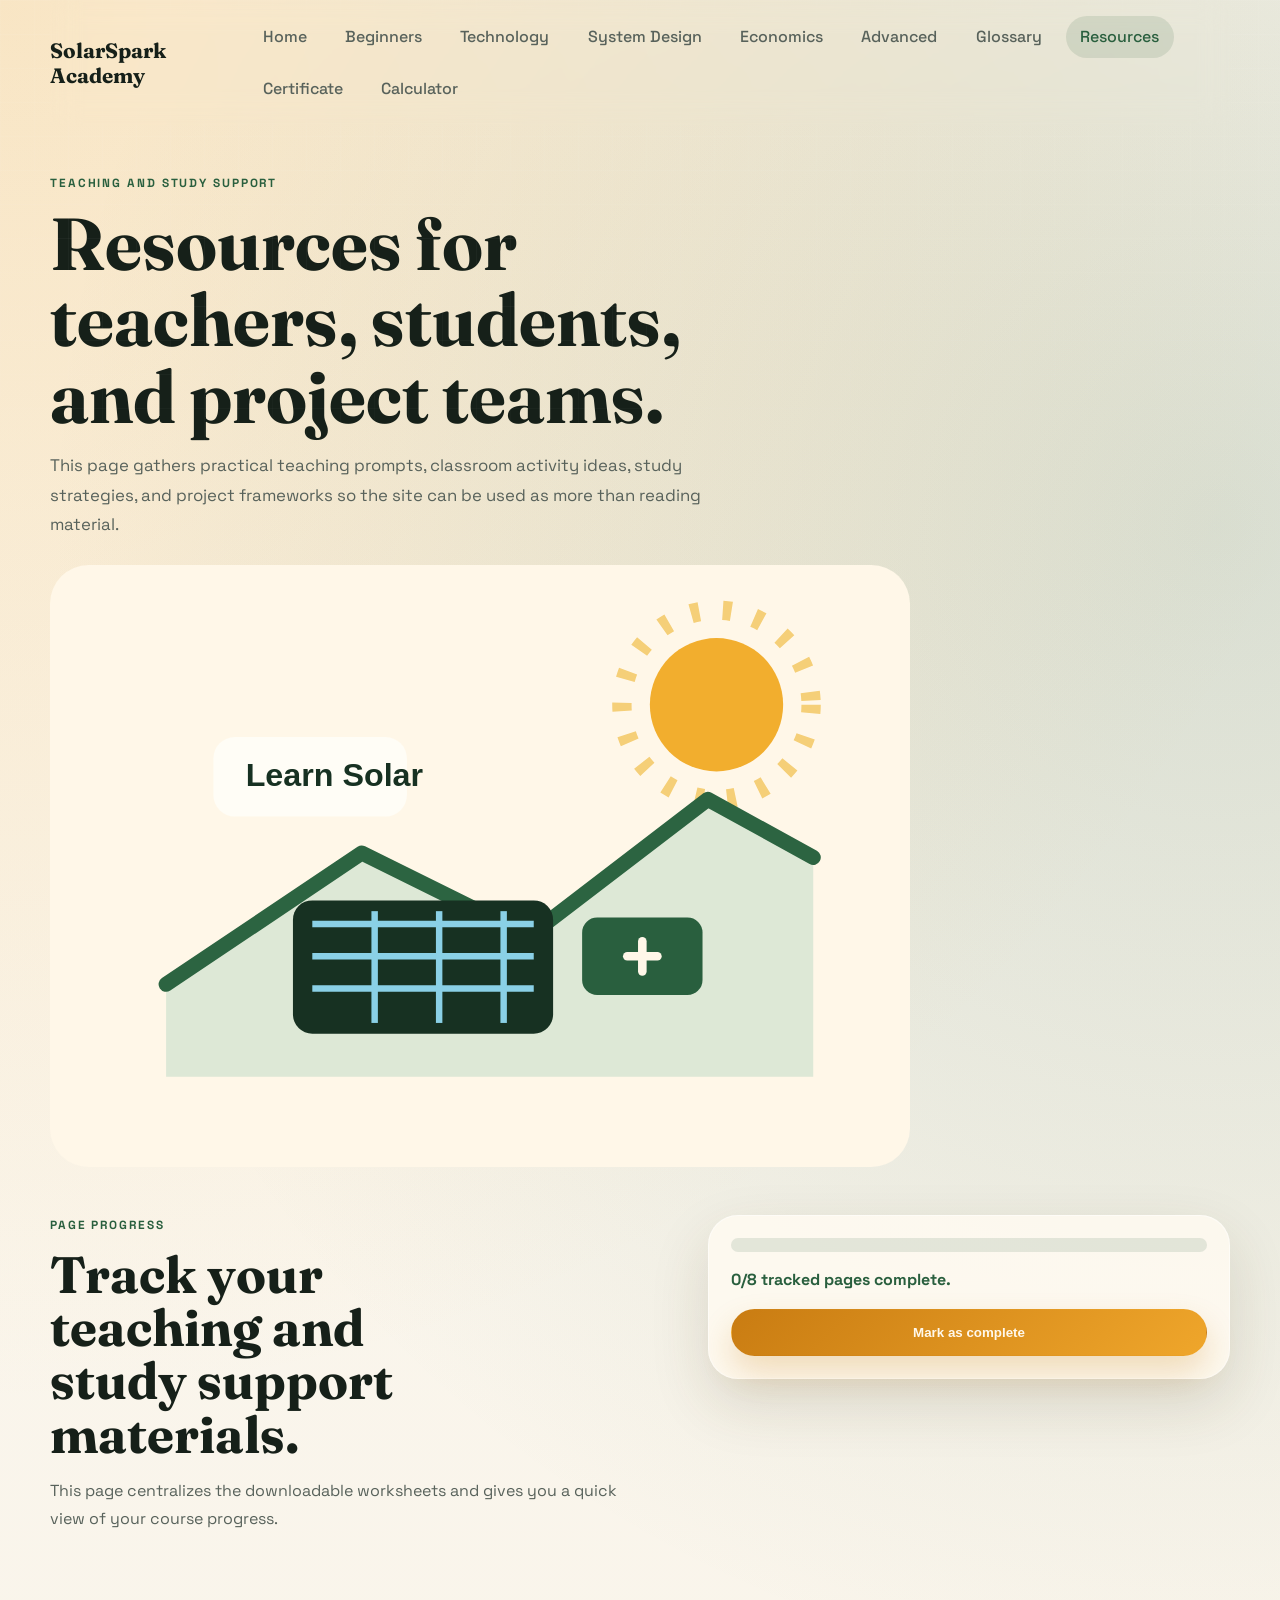
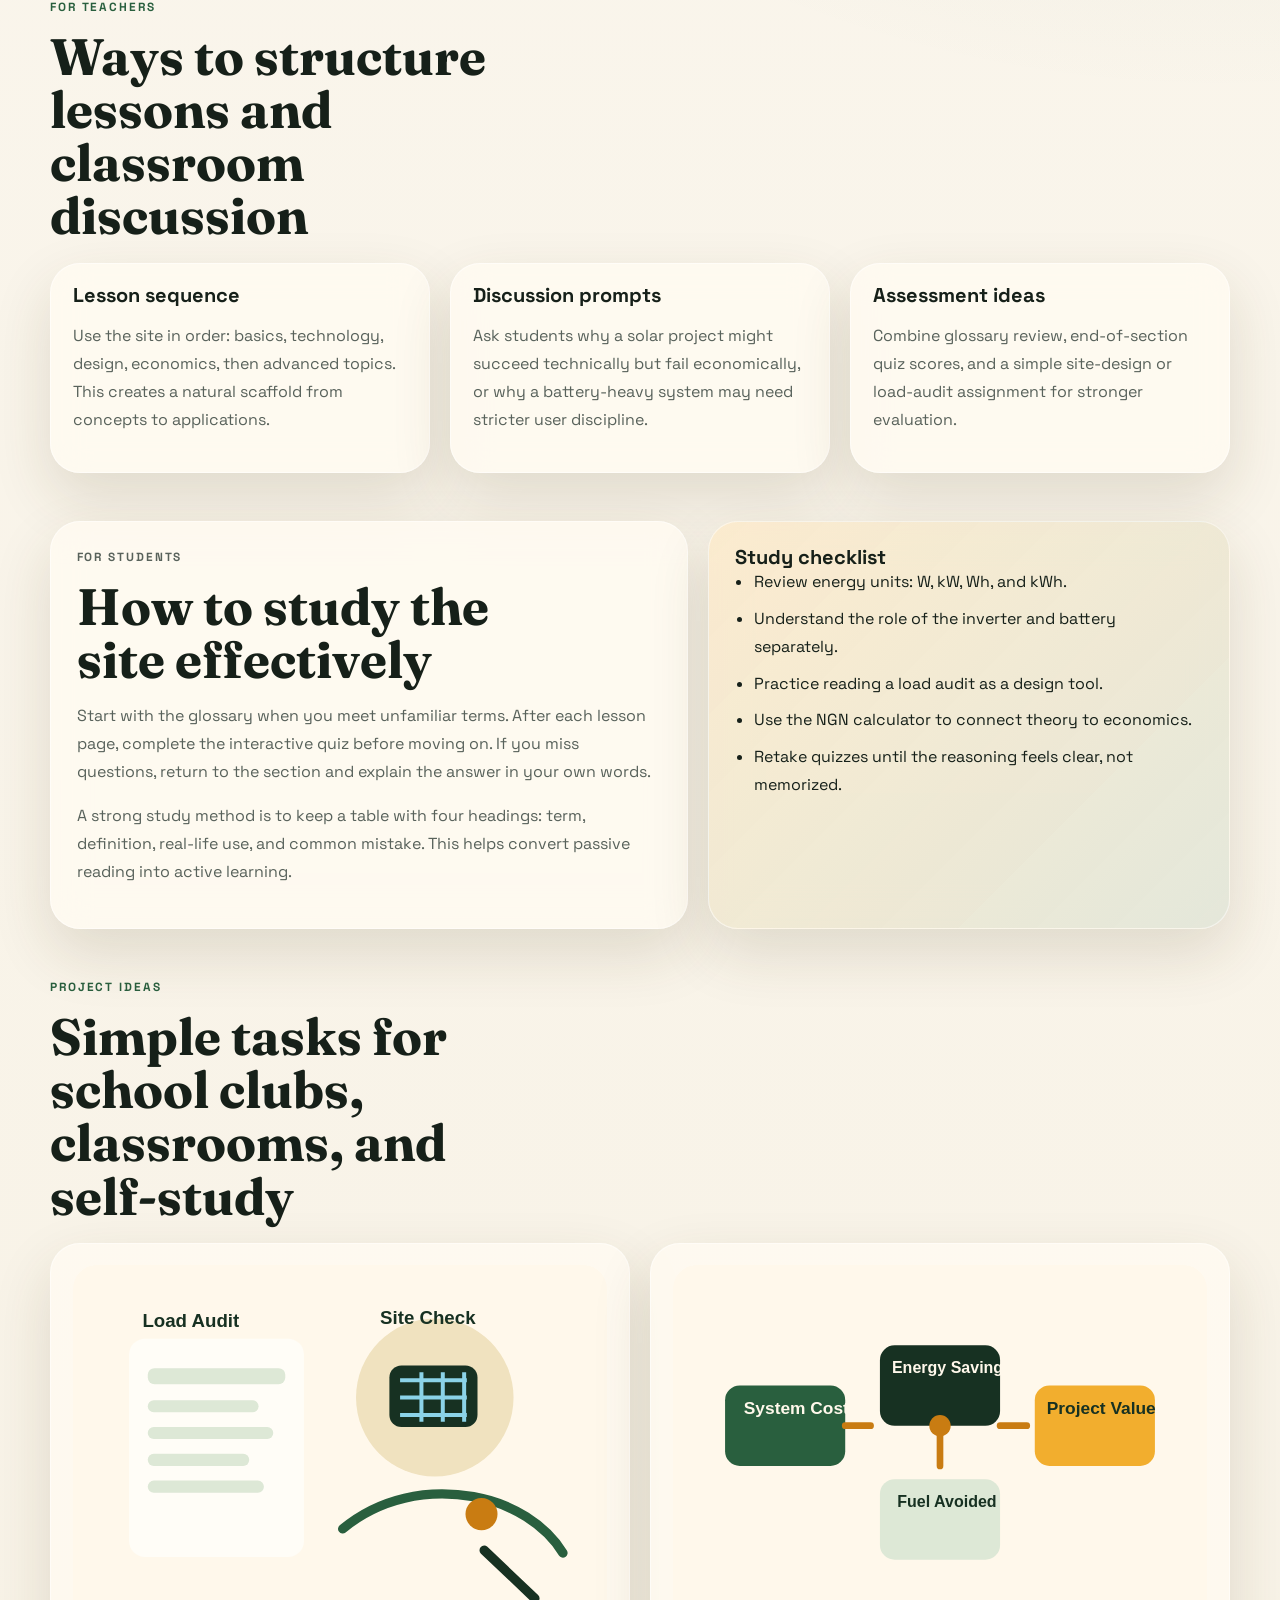
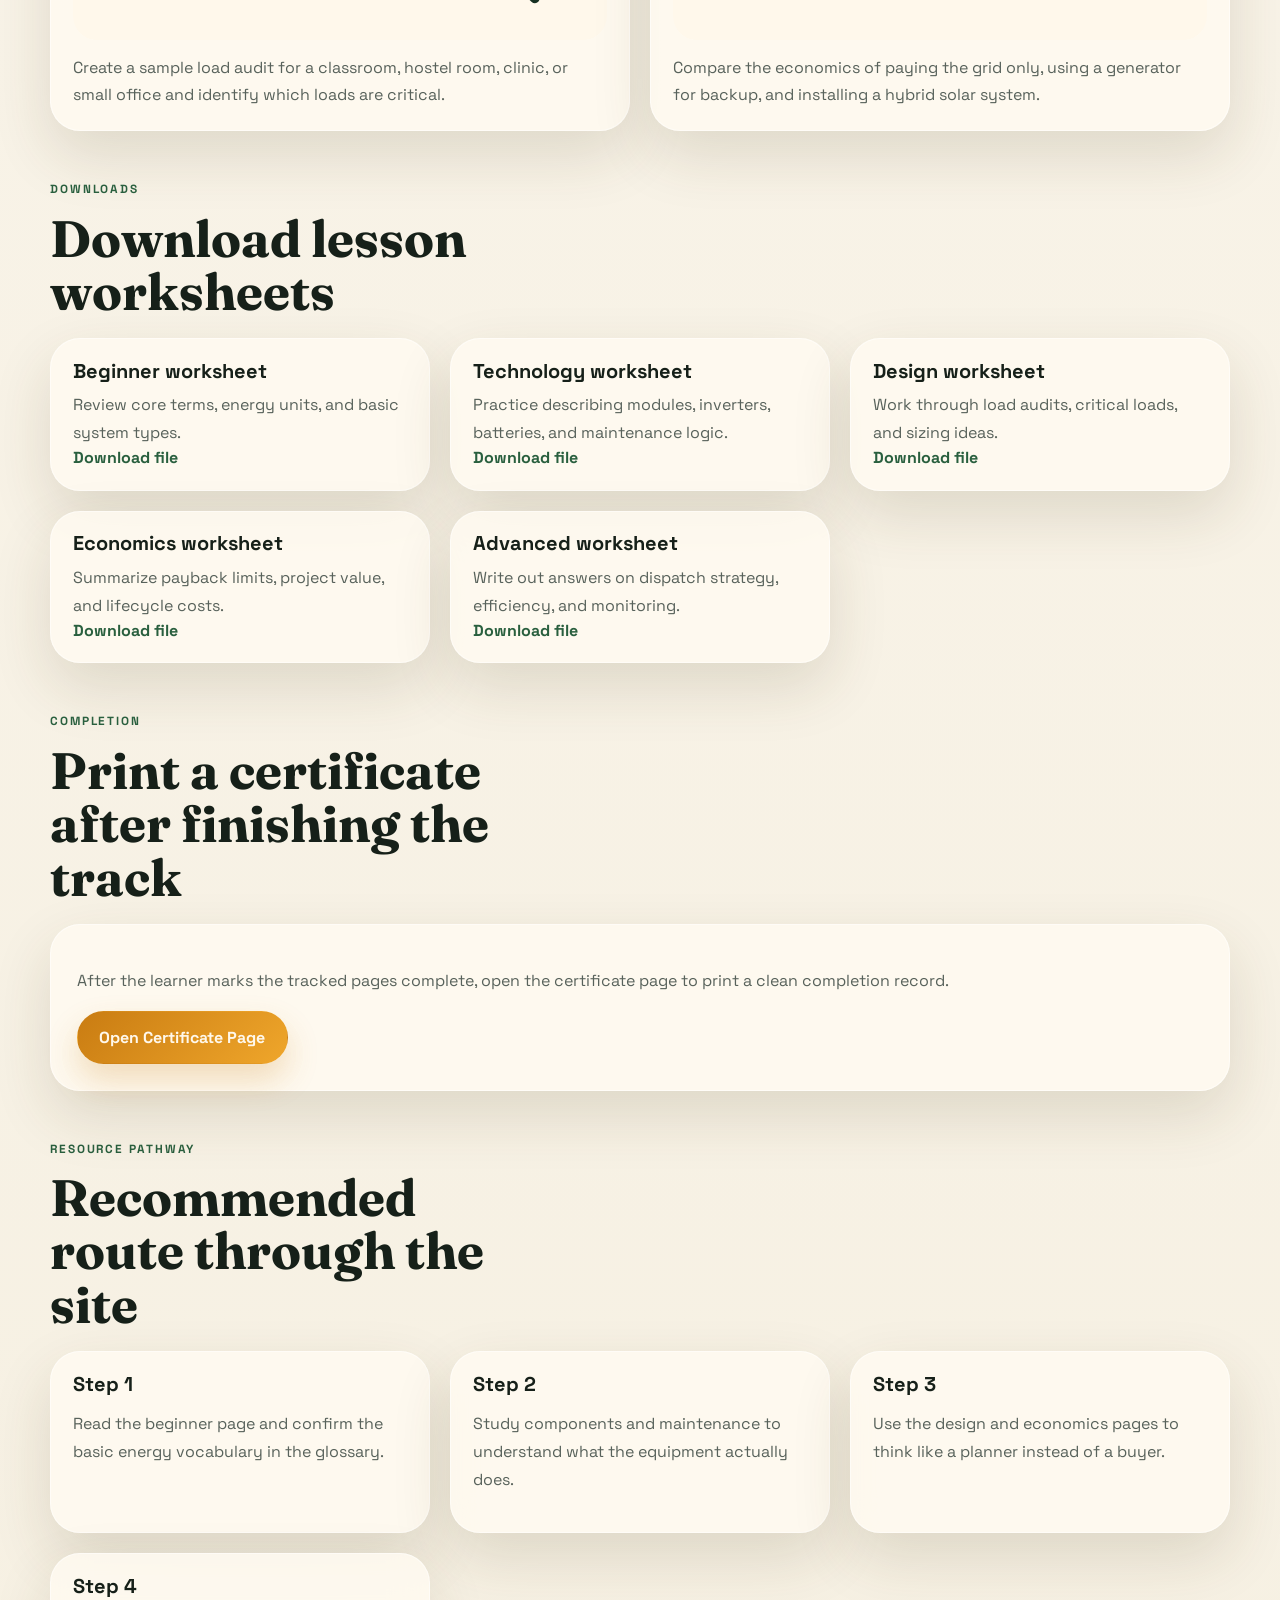
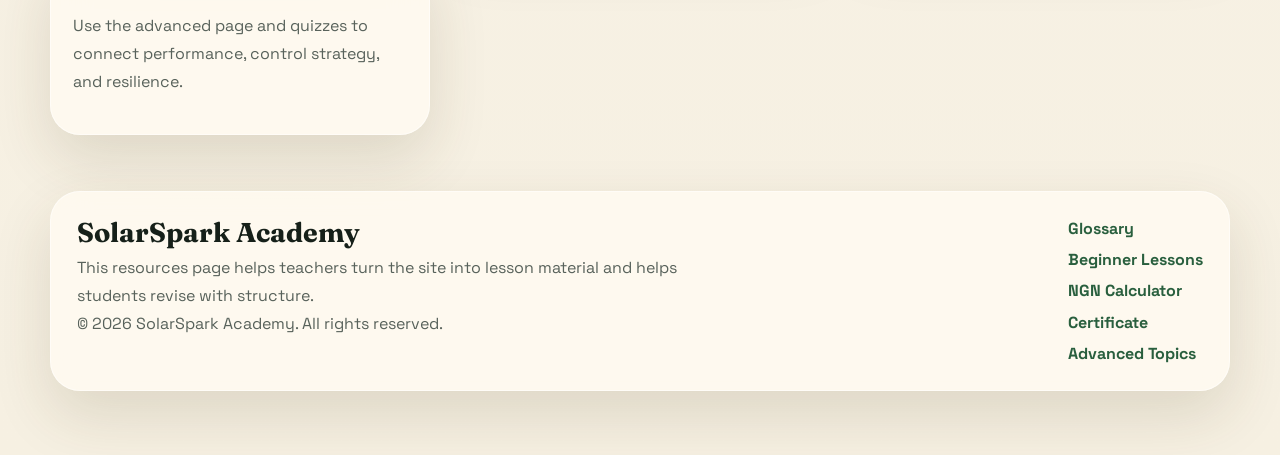
<file: resources.html>
<!DOCTYPE html>
<html lang="en">
<head>
  <meta charset="UTF-8">
  <meta name="viewport" content="width=device-width, initial-scale=1.0">
  <title>Teachers and Students Resources | SolarSpark Academy</title>
  <meta name="description" content="Access teaching prompts, student study tips, project ideas, downloadable worksheets, and lesson support resources for solar education.">
  <meta name="robots" content="index, follow">
  <meta name="theme-color" content="#173122">
  <meta property="og:type" content="website">
  <meta property="og:site_name" content="SolarSpark Academy">
  <meta property="og:locale" content="en_US">
  <meta property="og:title" content="Teachers and Students Resources | SolarSpark Academy">
  <meta property="og:description" content="Access teaching prompts, student study tips, project ideas, downloadable worksheets, and lesson support resources for solar education.">
  <meta property="og:image" content="images/og-preview.svg">
  <meta property="og:image:alt" content="SolarSpark Academy preview showing solar education branding and a solar panel illustration.">
  <meta name="twitter:card" content="summary_large_image">
  <meta name="twitter:title" content="Teachers and Students Resources | SolarSpark Academy">
  <meta name="twitter:description" content="Find worksheets, study guidance, project ideas, and teaching resources for solar education.">
  <meta name="twitter:image" content="images/og-preview.svg">
  <link rel="icon" type="image/svg+xml" href="images/favicon.svg">
  <link rel="manifest" href="/manifest.webmanifest">
  <link rel="preconnect" href="https://fonts.googleapis.com">
  <link rel="preconnect" href="https://fonts.gstatic.com" crossorigin>
  <link
    href="https://fonts.googleapis.com/css2?family=Space+Grotesk:wght@400;500;700&family=Fraunces:opsz,wght@9..144,600;9..144,700&display=swap"
    rel="stylesheet"
  >
  <link rel="stylesheet" href="styles.css">
</head>
<body data-page="resources">
  <div class="page-shell">
    <header class="site-header">
      <a class="brand" href="index.html">SolarSpark Academy</a>
      <button class="nav-toggle" type="button" aria-expanded="false" aria-controls="site-nav">Menu</button>
      <nav class="site-nav" id="site-nav" aria-label="Primary navigation">
        <a href="index.html">Home</a>
        <a href="beginners.html">Beginners</a>
        <a href="technology.html">Technology</a>
        <a href="system-design.html">System Design</a>
        <a href="economics.html">Economics</a>
        <a href="advanced.html">Advanced</a>
        <a href="glossary.html">Glossary</a>
        <a href="resources.html">Resources</a>
        <a href="certificate.html">Certificate</a>
        <a href="calculator.html">Calculator</a>
      </nav>
    </header>

    <main>
      <section class="page-hero">
        <p class="eyebrow">Teaching and study support</p>
        <h1>Resources for teachers, students, and project teams.</h1>
        <p class="hero-text">
          This page gathers practical teaching prompts, classroom activity ideas, study strategies,
          and project frameworks so the site can be used as more than reading material.
        </p>
        <img class="hero-image" src="images/solar-home.svg" alt="Illustration representing solar learning in a classroom and project setting.">
      </section>

      <section class="section progress-panel" data-track-page="resources">
        <div>
          <p class="eyebrow">Page progress</p>
          <h2>Track your teaching and study support materials.</h2>
          <p class="progress-copy">This page centralizes the downloadable worksheets and gives you a quick view of your course progress.</p>
        </div>
        <div class="progress-card">
          <div class="progress-bar"><span class="progress-fill"></span></div>
          <p class="progress-status" aria-live="polite"></p>
          <button class="button button-primary progress-button" type="button">Mark as complete</button>
        </div>
      </section>

      <section class="section">
        <div class="section-heading">
          <p class="eyebrow">For teachers</p>
          <h2>Ways to structure lessons and classroom discussion</h2>
        </div>
        <div class="card-grid">
          <article class="info-card">
            <h3>Lesson sequence</h3>
            <p>Use the site in order: basics, technology, design, economics, then advanced topics. This creates a natural scaffold from concepts to applications.</p>
          </article>
          <article class="info-card">
            <h3>Discussion prompts</h3>
            <p>Ask students why a solar project might succeed technically but fail economically, or why a battery-heavy system may need stricter user discipline.</p>
          </article>
          <article class="info-card">
            <h3>Assessment ideas</h3>
            <p>Combine glossary review, end-of-section quiz scores, and a simple site-design or load-audit assignment for stronger evaluation.</p>
          </article>
        </div>
      </section>

      <section class="section split-section">
        <div class="content-panel">
          <p class="eyebrow">For students</p>
          <h2>How to study the site effectively</h2>
          <p>
            Start with the glossary when you meet unfamiliar terms. After each lesson page, complete
            the interactive quiz before moving on. If you miss questions, return to the section and
            explain the answer in your own words.
          </p>
          <p>
            A strong study method is to keep a table with four headings: term, definition, real-life
            use, and common mistake. This helps convert passive reading into active learning.
          </p>
        </div>
        <div class="content-panel accent-panel">
          <h3>Study checklist</h3>
          <ul class="check-list">
            <li>Review energy units: W, kW, Wh, and kWh.</li>
            <li>Understand the role of the inverter and battery separately.</li>
            <li>Practice reading a load audit as a design tool.</li>
            <li>Use the NGN calculator to connect theory to economics.</li>
            <li>Retake quizzes until the reasoning feels clear, not memorized.</li>
          </ul>
        </div>
      </section>

      <section class="section">
        <div class="section-heading">
          <p class="eyebrow">Project ideas</p>
          <h2>Simple tasks for school clubs, classrooms, and self-study</h2>
        </div>
        <div class="gallery-grid">
          <figure class="gallery-card">
            <img class="gallery-image" src="images/site-audit.svg" alt="Illustration of a load-audit checklist and site evaluation.">
            <figcaption>Create a sample load audit for a classroom, hostel room, clinic, or small office and identify which loads are critical.</figcaption>
          </figure>
          <figure class="gallery-card">
            <img class="gallery-image" src="images/economics-flow.svg" alt="Illustration showing how cost, energy savings, and avoided fuel connect to total value.">
            <figcaption>Compare the economics of paying the grid only, using a generator for backup, and installing a hybrid solar system.</figcaption>
          </figure>
        </div>
      </section>

      <section class="section">
        <div class="section-heading">
          <p class="eyebrow">Downloads</p>
          <h2>Download lesson worksheets</h2>
        </div>
        <div class="glossary-grid">
          <article class="glossary-card"><h3>Beginner worksheet</h3><p>Review core terms, energy units, and basic system types.</p><a class="text-link" href="worksheets/beginner-worksheet.html" download>Download file</a></article>
          <article class="glossary-card"><h3>Technology worksheet</h3><p>Practice describing modules, inverters, batteries, and maintenance logic.</p><a class="text-link" href="worksheets/technology-worksheet.html" download>Download file</a></article>
          <article class="glossary-card"><h3>Design worksheet</h3><p>Work through load audits, critical loads, and sizing ideas.</p><a class="text-link" href="worksheets/design-worksheet.html" download>Download file</a></article>
          <article class="glossary-card"><h3>Economics worksheet</h3><p>Summarize payback limits, project value, and lifecycle costs.</p><a class="text-link" href="worksheets/economics-worksheet.html" download>Download file</a></article>
          <article class="glossary-card"><h3>Advanced worksheet</h3><p>Write out answers on dispatch strategy, efficiency, and monitoring.</p><a class="text-link" href="worksheets/advanced-worksheet.html" download>Download file</a></article>
        </div>
      </section>

      <section class="section">
        <div class="section-heading">
          <p class="eyebrow">Completion</p>
          <h2>Print a certificate after finishing the track</h2>
        </div>
        <div class="content-panel">
          <p>
            After the learner marks the tracked pages complete, open the certificate page to print a clean completion record.
          </p>
          <a class="button button-primary" href="certificate.html">Open Certificate Page</a>
        </div>
      </section>

      <section class="section">
        <div class="section-heading">
          <p class="eyebrow">Resource pathway</p>
          <h2>Recommended route through the site</h2>
        </div>
        <div class="theme-grid">
          <article class="theme-card">
            <h3>Step 1</h3>
            <p>Read the beginner page and confirm the basic energy vocabulary in the glossary.</p>
          </article>
          <article class="theme-card">
            <h3>Step 2</h3>
            <p>Study components and maintenance to understand what the equipment actually does.</p>
          </article>
          <article class="theme-card">
            <h3>Step 3</h3>
            <p>Use the design and economics pages to think like a planner instead of a buyer.</p>
          </article>
          <article class="theme-card">
            <h3>Step 4</h3>
            <p>Use the advanced page and quizzes to connect performance, control strategy, and resilience.</p>
          </article>
        </div>
      </section>
    </main>

    <footer class="site-footer">
      <div>
        <h2>SolarSpark Academy</h2>
        <p>This resources page helps teachers turn the site into lesson material and helps students revise with structure.</p>
        <p class="footer-copy">&copy; 2026 SolarSpark Academy. All rights reserved.</p>
      </div>
      <div class="footer-links">
        <a href="glossary.html">Glossary</a>
        <a href="beginners.html">Beginner Lessons</a>
        <a href="calculator.html">NGN Calculator</a>
        <a href="certificate.html">Certificate</a>
        <a href="advanced.html">Advanced Topics</a>
      </div>
    </footer>
  </div>

  <script src="script.js"></script>
</body>
</html>
</file>
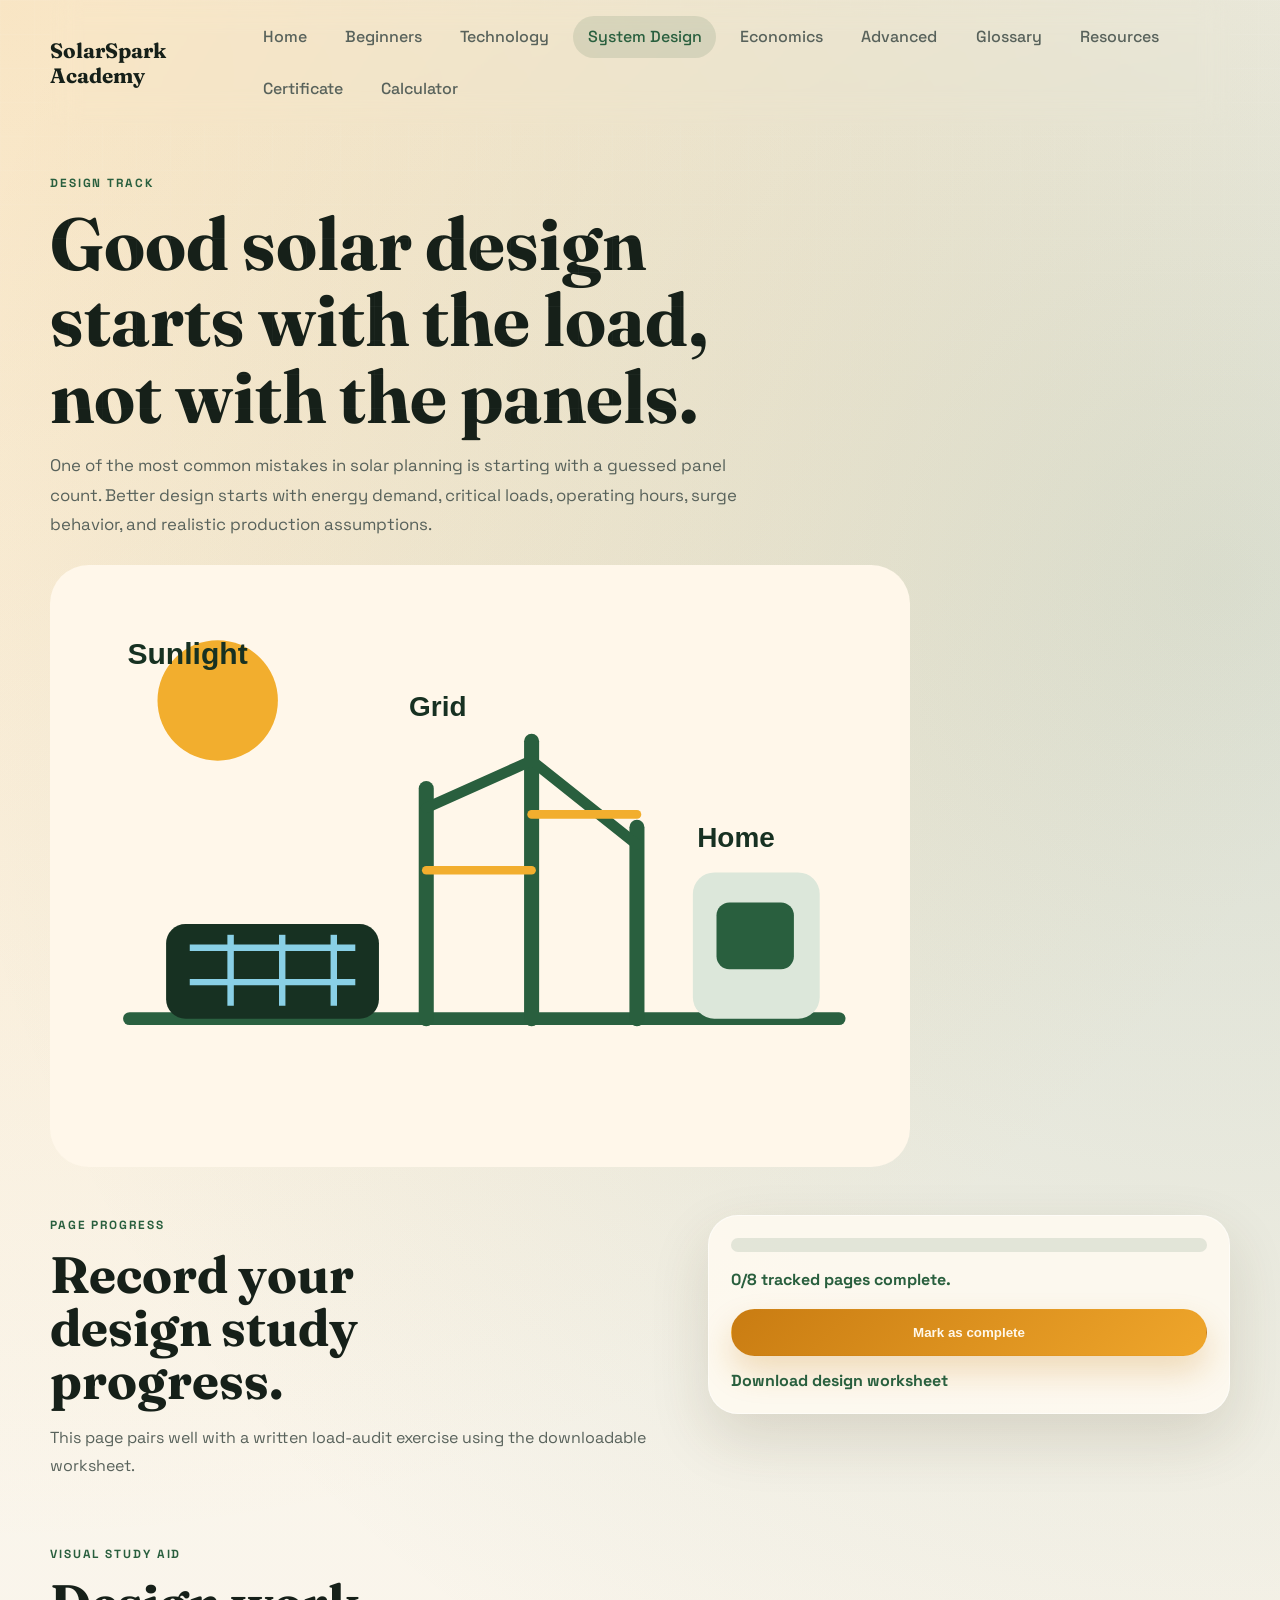
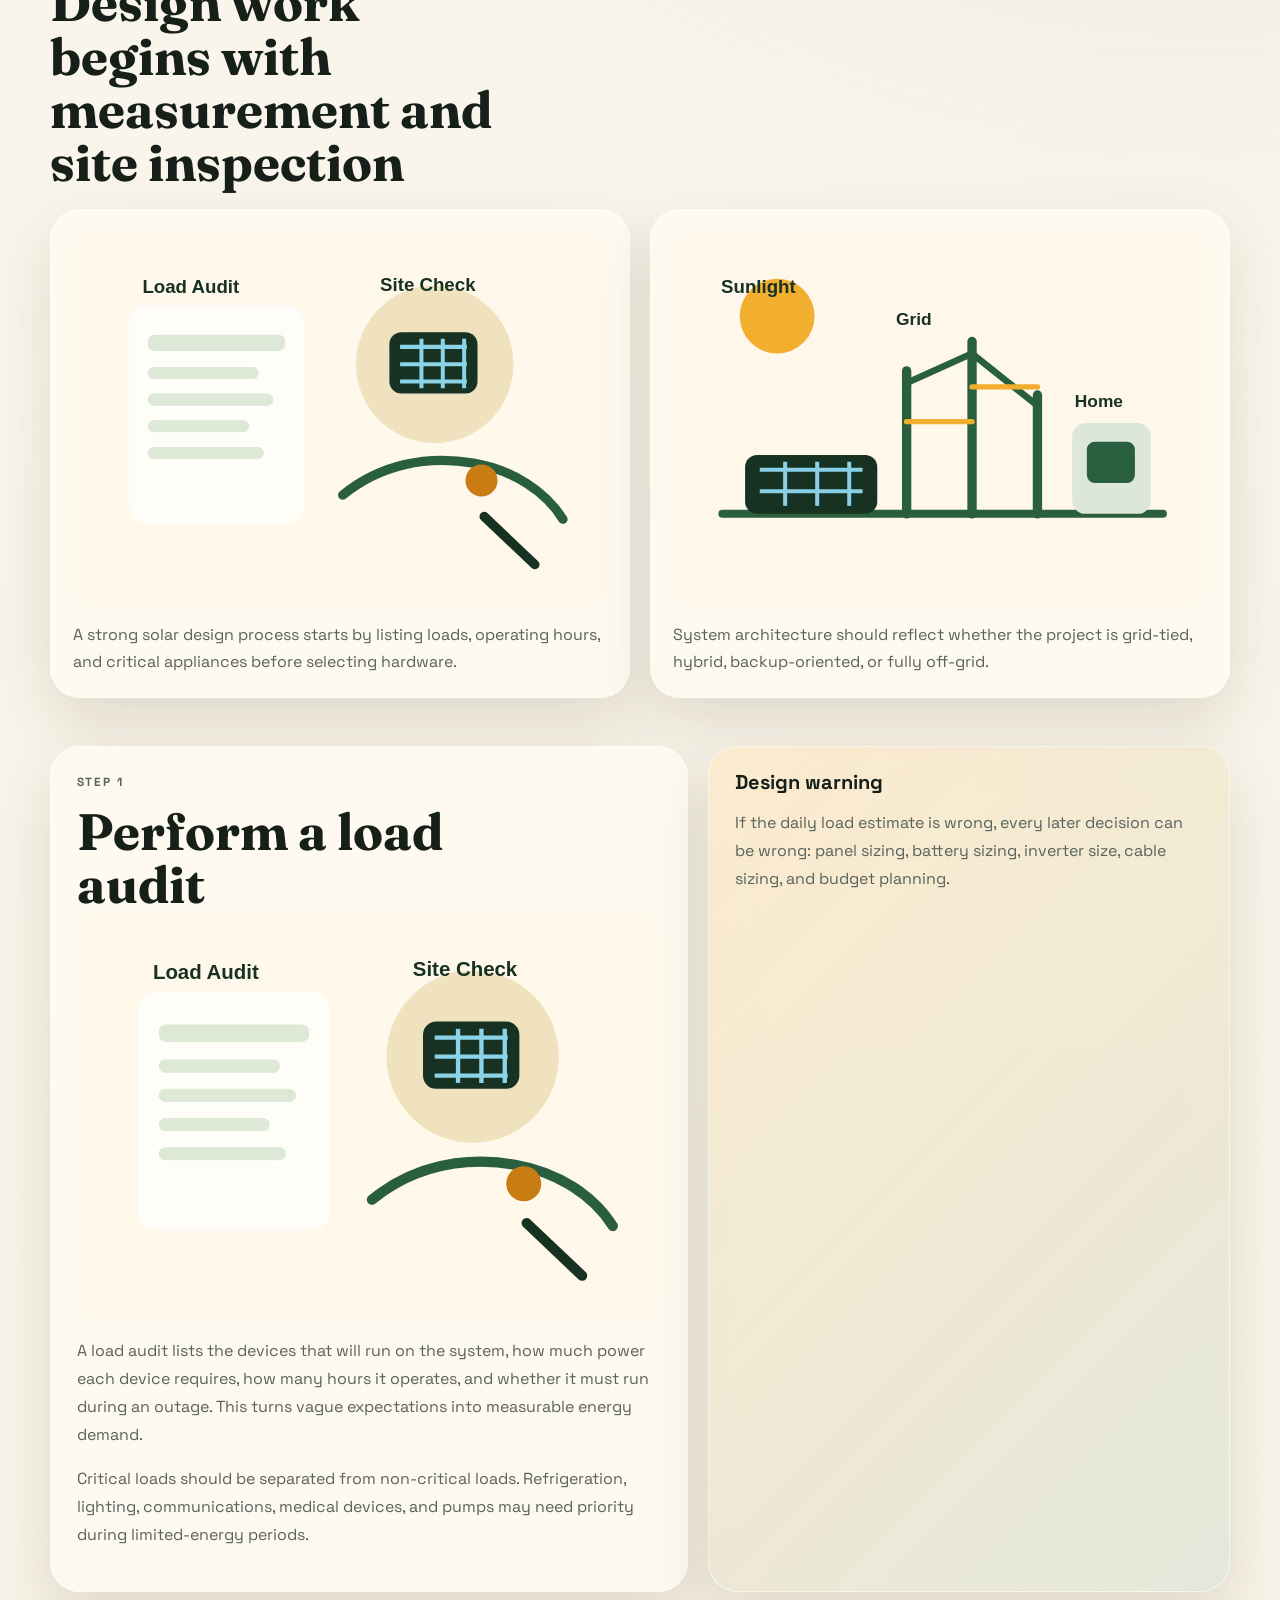
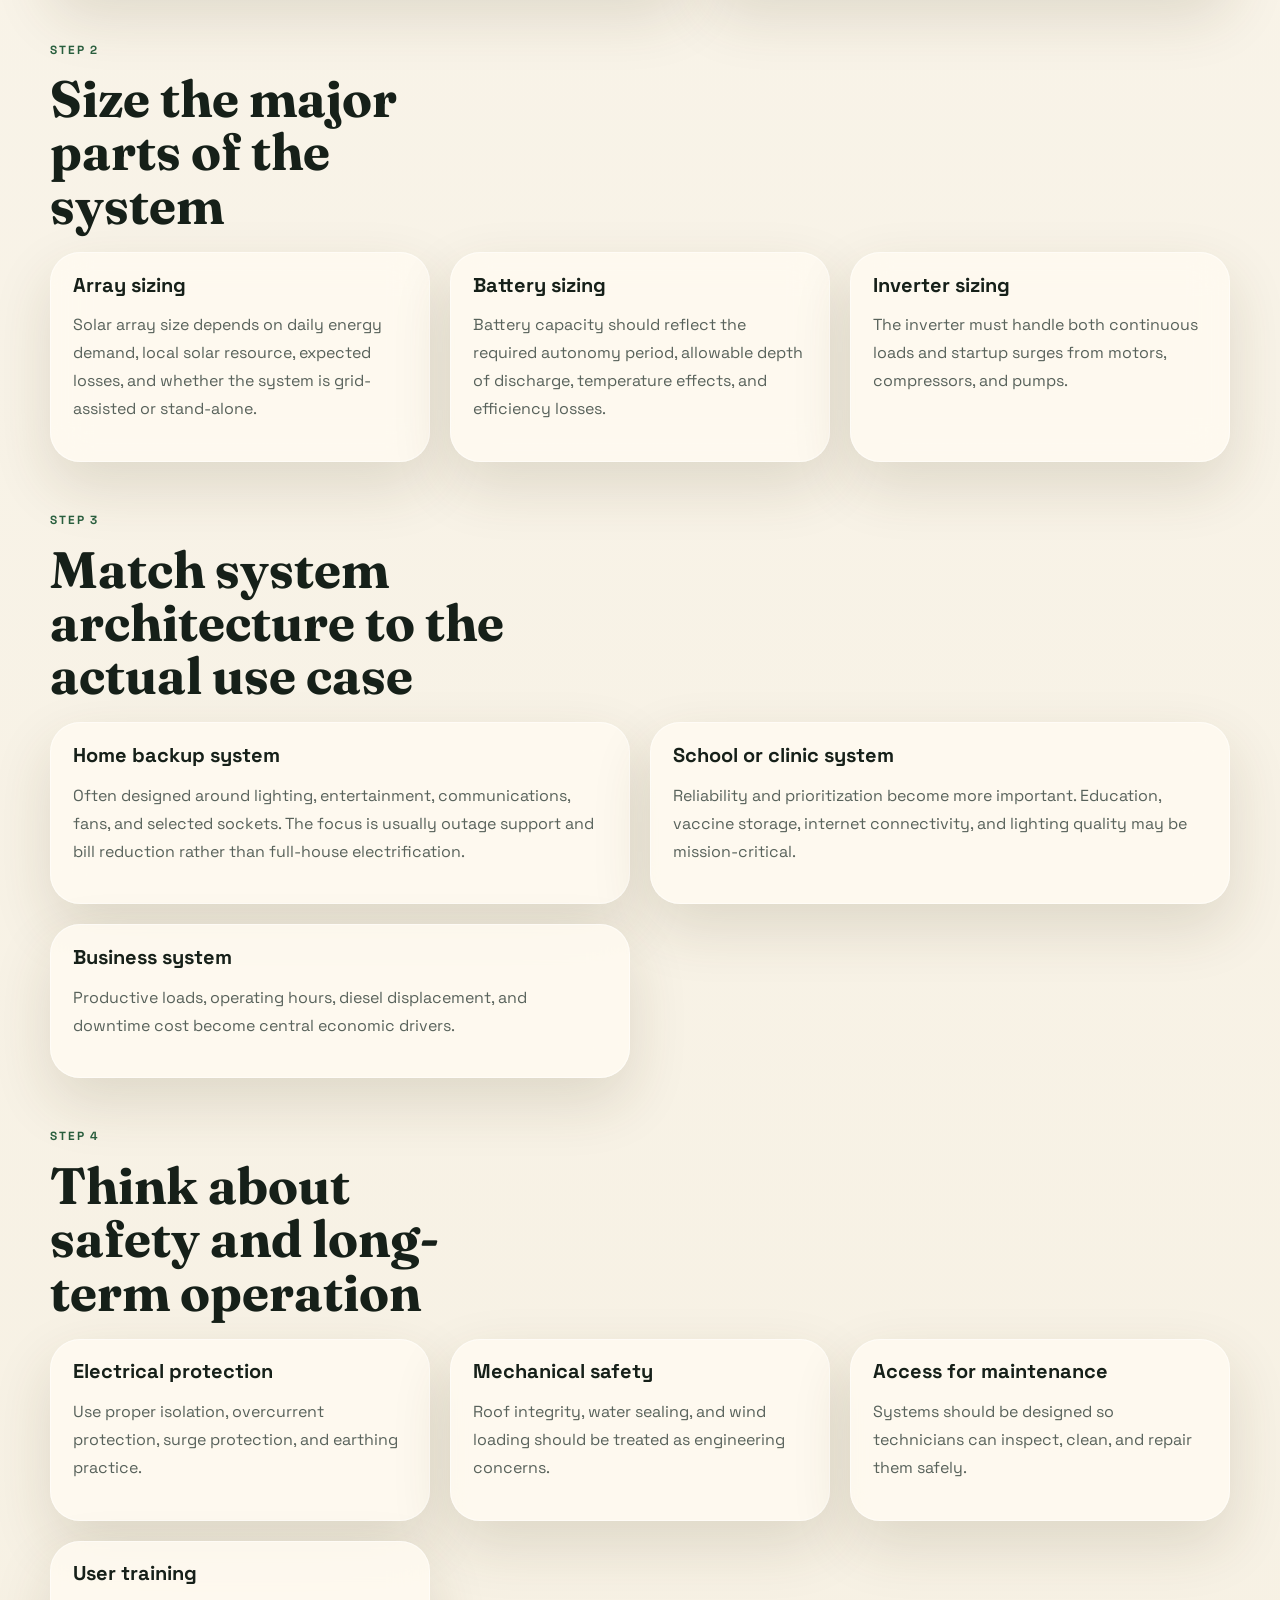
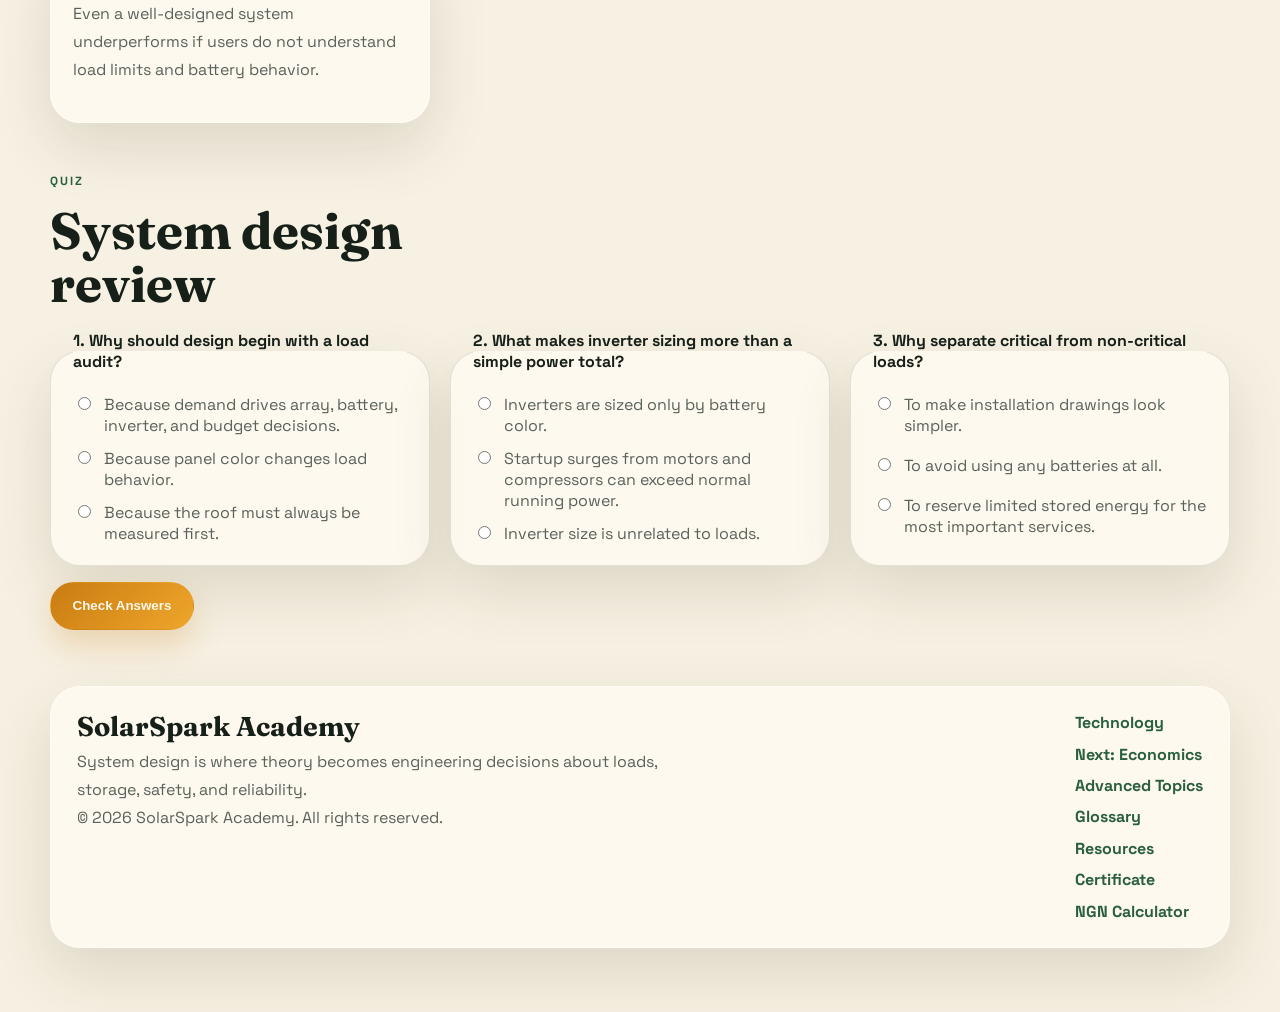
<file: system-design.html>
<!DOCTYPE html>
<html lang="en">
<head>
  <meta charset="UTF-8">
  <meta name="viewport" content="width=device-width, initial-scale=1.0">
  <title>Solar System Design Lessons | SolarSpark Academy</title>
  <meta name="description" content="Learn practical solar system design with load audits, sizing logic, battery planning, critical loads, and safety-focused system thinking.">
  <meta name="robots" content="index, follow">
  <meta name="theme-color" content="#173122">
  <meta property="og:type" content="article">
  <meta property="og:site_name" content="SolarSpark Academy">
  <meta property="og:locale" content="en_US">
  <meta property="og:title" content="Solar System Design Lessons | SolarSpark Academy">
  <meta property="og:description" content="Learn practical solar system design with load audits, sizing logic, battery planning, critical loads, and safety-focused system thinking.">
  <meta property="og:image" content="images/og-preview.svg">
  <meta property="og:image:alt" content="SolarSpark Academy preview showing solar education branding and a solar panel illustration.">
  <meta name="twitter:card" content="summary_large_image">
  <meta name="twitter:title" content="Solar System Design Lessons | SolarSpark Academy">
  <meta name="twitter:description" content="Study load audits, sizing logic, battery planning, inverter sizing, and practical solar design decisions.">
  <meta name="twitter:image" content="images/og-preview.svg">
  <link rel="icon" type="image/svg+xml" href="images/favicon.svg">
  <link rel="manifest" href="/manifest.webmanifest">
  <link rel="preconnect" href="https://fonts.googleapis.com">
  <link rel="preconnect" href="https://fonts.gstatic.com" crossorigin>
  <link
    href="https://fonts.googleapis.com/css2?family=Space+Grotesk:wght@400;500;700&family=Fraunces:opsz,wght@9..144,600;9..144,700&display=swap"
    rel="stylesheet"
  >
  <link rel="stylesheet" href="styles.css">
</head>
<body data-page="system-design">
  <div class="page-shell">
    <header class="site-header">
      <a class="brand" href="index.html">SolarSpark Academy</a>
      <button class="nav-toggle" type="button" aria-expanded="false" aria-controls="site-nav">Menu</button>
      <nav class="site-nav" id="site-nav" aria-label="Primary navigation">
        <a href="index.html">Home</a>
        <a href="beginners.html">Beginners</a>
        <a href="technology.html">Technology</a>
        <a href="system-design.html">System Design</a>
        <a href="economics.html">Economics</a>
        <a href="advanced.html">Advanced</a>
        <a href="glossary.html">Glossary</a>
        <a href="resources.html">Resources</a>
        <a href="certificate.html">Certificate</a>
        <a href="calculator.html">Calculator</a>
      </nav>
    </header>

    <main>
      <section class="page-hero">
        <p class="eyebrow">Design track</p>
        <h1>Good solar design starts with the load, not with the panels.</h1>
        <p class="hero-text">
          One of the most common mistakes in solar planning is starting with a guessed panel count.
          Better design starts with energy demand, critical loads, operating hours, surge behavior,
          and realistic production assumptions.
        </p>
        <img class="hero-image" src="images/solar-grid.svg" alt="Illustration showing solar generation connected through a grid-like power path to a building.">
      </section>

      <section class="section progress-panel" data-track-page="system-design">
        <div>
          <p class="eyebrow">Page progress</p>
          <h2>Record your design study progress.</h2>
          <p class="progress-copy">This page pairs well with a written load-audit exercise using the downloadable worksheet.</p>
        </div>
        <div class="progress-card">
          <div class="progress-bar"><span class="progress-fill"></span></div>
          <p class="progress-status" aria-live="polite"></p>
          <button class="button button-primary progress-button" type="button">Mark as complete</button>
          <a class="text-link" href="worksheets/design-worksheet.html" download>Download design worksheet</a>
        </div>
      </section>

      <section class="section">
        <div class="section-heading">
          <p class="eyebrow">Visual study aid</p>
          <h2>Design work begins with measurement and site inspection</h2>
        </div>
        <div class="gallery-grid">
          <figure class="gallery-card">
            <img class="gallery-image" src="images/site-audit.svg" alt="Illustration of a checklist for load audit and a magnifying glass over a solar site review.">
            <figcaption>A strong solar design process starts by listing loads, operating hours, and critical appliances before selecting hardware.</figcaption>
          </figure>
          <figure class="gallery-card">
            <img class="gallery-image" src="images/solar-grid.svg" alt="Illustration of solar generation linked to a home and a wider power network.">
            <figcaption>System architecture should reflect whether the project is grid-tied, hybrid, backup-oriented, or fully off-grid.</figcaption>
          </figure>
        </div>
      </section>

      <section class="section split-section">
        <div class="content-panel">
          <p class="eyebrow">Step 1</p>
          <h2>Perform a load audit</h2>
          <img class="section-image" src="images/site-audit.svg" alt="Diagram showing a load audit checklist and site assessment tools.">
          <p>
            A load audit lists the devices that will run on the system, how much power each device
            requires, how many hours it operates, and whether it must run during an outage. This
            turns vague expectations into measurable energy demand.
          </p>
          <p>
            Critical loads should be separated from non-critical loads. Refrigeration, lighting,
            communications, medical devices, and pumps may need priority during limited-energy periods.
          </p>
        </div>
        <div class="content-panel accent-panel">
          <h3>Design warning</h3>
          <p>
            If the daily load estimate is wrong, every later decision can be wrong: panel sizing,
            battery sizing, inverter size, cable sizing, and budget planning.
          </p>
        </div>
      </section>

      <section class="section">
        <div class="section-heading">
          <p class="eyebrow">Step 2</p>
          <h2>Size the major parts of the system</h2>
        </div>
        <div class="card-grid">
          <article class="info-card">
            <h3>Array sizing</h3>
            <p>
              Solar array size depends on daily energy demand, local solar resource, expected losses,
              and whether the system is grid-assisted or stand-alone.
            </p>
          </article>
          <article class="info-card">
            <h3>Battery sizing</h3>
            <p>
              Battery capacity should reflect the required autonomy period, allowable depth of
              discharge, temperature effects, and efficiency losses.
            </p>
          </article>
          <article class="info-card">
            <h3>Inverter sizing</h3>
            <p>
              The inverter must handle both continuous loads and startup surges from motors,
              compressors, and pumps.
            </p>
          </article>
        </div>
      </section>

      <section class="section">
        <div class="section-heading">
          <p class="eyebrow">Step 3</p>
          <h2>Match system architecture to the actual use case</h2>
        </div>
        <div class="reading-grid">
          <article class="reading-card">
            <h3>Home backup system</h3>
            <p>
              Often designed around lighting, entertainment, communications, fans, and selected
              sockets. The focus is usually outage support and bill reduction rather than full-house
              electrification.
            </p>
          </article>
          <article class="reading-card">
            <h3>School or clinic system</h3>
            <p>
              Reliability and prioritization become more important. Education, vaccine storage,
              internet connectivity, and lighting quality may be mission-critical.
            </p>
          </article>
          <article class="reading-card">
            <h3>Business system</h3>
            <p>
              Productive loads, operating hours, diesel displacement, and downtime cost become central
              economic drivers.
            </p>
          </article>
        </div>
      </section>

      <section class="section">
        <div class="section-heading">
          <p class="eyebrow">Step 4</p>
          <h2>Think about safety and long-term operation</h2>
        </div>
        <div class="theme-grid">
          <article class="theme-card">
            <h3>Electrical protection</h3>
            <p>Use proper isolation, overcurrent protection, surge protection, and earthing practice.</p>
          </article>
          <article class="theme-card">
            <h3>Mechanical safety</h3>
            <p>Roof integrity, water sealing, and wind loading should be treated as engineering concerns.</p>
          </article>
          <article class="theme-card">
            <h3>Access for maintenance</h3>
            <p>Systems should be designed so technicians can inspect, clean, and repair them safely.</p>
          </article>
          <article class="theme-card">
            <h3>User training</h3>
            <p>Even a well-designed system underperforms if users do not understand load limits and battery behavior.</p>
          </article>
        </div>
      </section>

      <section class="section">
        <div class="section-heading">
          <p class="eyebrow">Quiz</p>
          <h2>System design review</h2>
        </div>
        <form class="quiz-form" data-quiz-title="System Design Quiz">
          <div class="quiz-grid">
            <fieldset class="quiz-card" data-correct="a">
              <legend>1. Why should design begin with a load audit?</legend>
              <label><input type="radio" name="design-q1" value="a"> Because demand drives array, battery, inverter, and budget decisions.</label>
              <label><input type="radio" name="design-q1" value="b"> Because panel color changes load behavior.</label>
              <label><input type="radio" name="design-q1" value="c"> Because the roof must always be measured first.</label>
            </fieldset>
            <fieldset class="quiz-card" data-correct="b">
              <legend>2. What makes inverter sizing more than a simple power total?</legend>
              <label><input type="radio" name="design-q2" value="a"> Inverters are sized only by battery color.</label>
              <label><input type="radio" name="design-q2" value="b"> Startup surges from motors and compressors can exceed normal running power.</label>
              <label><input type="radio" name="design-q2" value="c"> Inverter size is unrelated to loads.</label>
            </fieldset>
            <fieldset class="quiz-card" data-correct="c">
              <legend>3. Why separate critical from non-critical loads?</legend>
              <label><input type="radio" name="design-q3" value="a"> To make installation drawings look simpler.</label>
              <label><input type="radio" name="design-q3" value="b"> To avoid using any batteries at all.</label>
              <label><input type="radio" name="design-q3" value="c"> To reserve limited stored energy for the most important services.</label>
            </fieldset>
          </div>
          <div class="quiz-actions">
            <button class="button button-primary" type="submit">Check Answers</button>
            <p class="quiz-result" aria-live="polite"></p>
          </div>
        </form>
      </section>
    </main>

    <footer class="site-footer">
      <div>
        <h2>SolarSpark Academy</h2>
        <p>System design is where theory becomes engineering decisions about loads, storage, safety, and reliability.</p>
        <p class="footer-copy">&copy; 2026 SolarSpark Academy. All rights reserved.</p>
      </div>
      <div class="footer-links">
        <a href="technology.html">Technology</a>
        <a href="economics.html">Next: Economics</a>
        <a href="advanced.html">Advanced Topics</a>
        <a href="glossary.html">Glossary</a>
        <a href="resources.html">Resources</a>
        <a href="certificate.html">Certificate</a>
        <a href="calculator.html">NGN Calculator</a>
      </div>
    </footer>
  </div>

  <script src="script.js"></script>
</body>
</html>
</file>
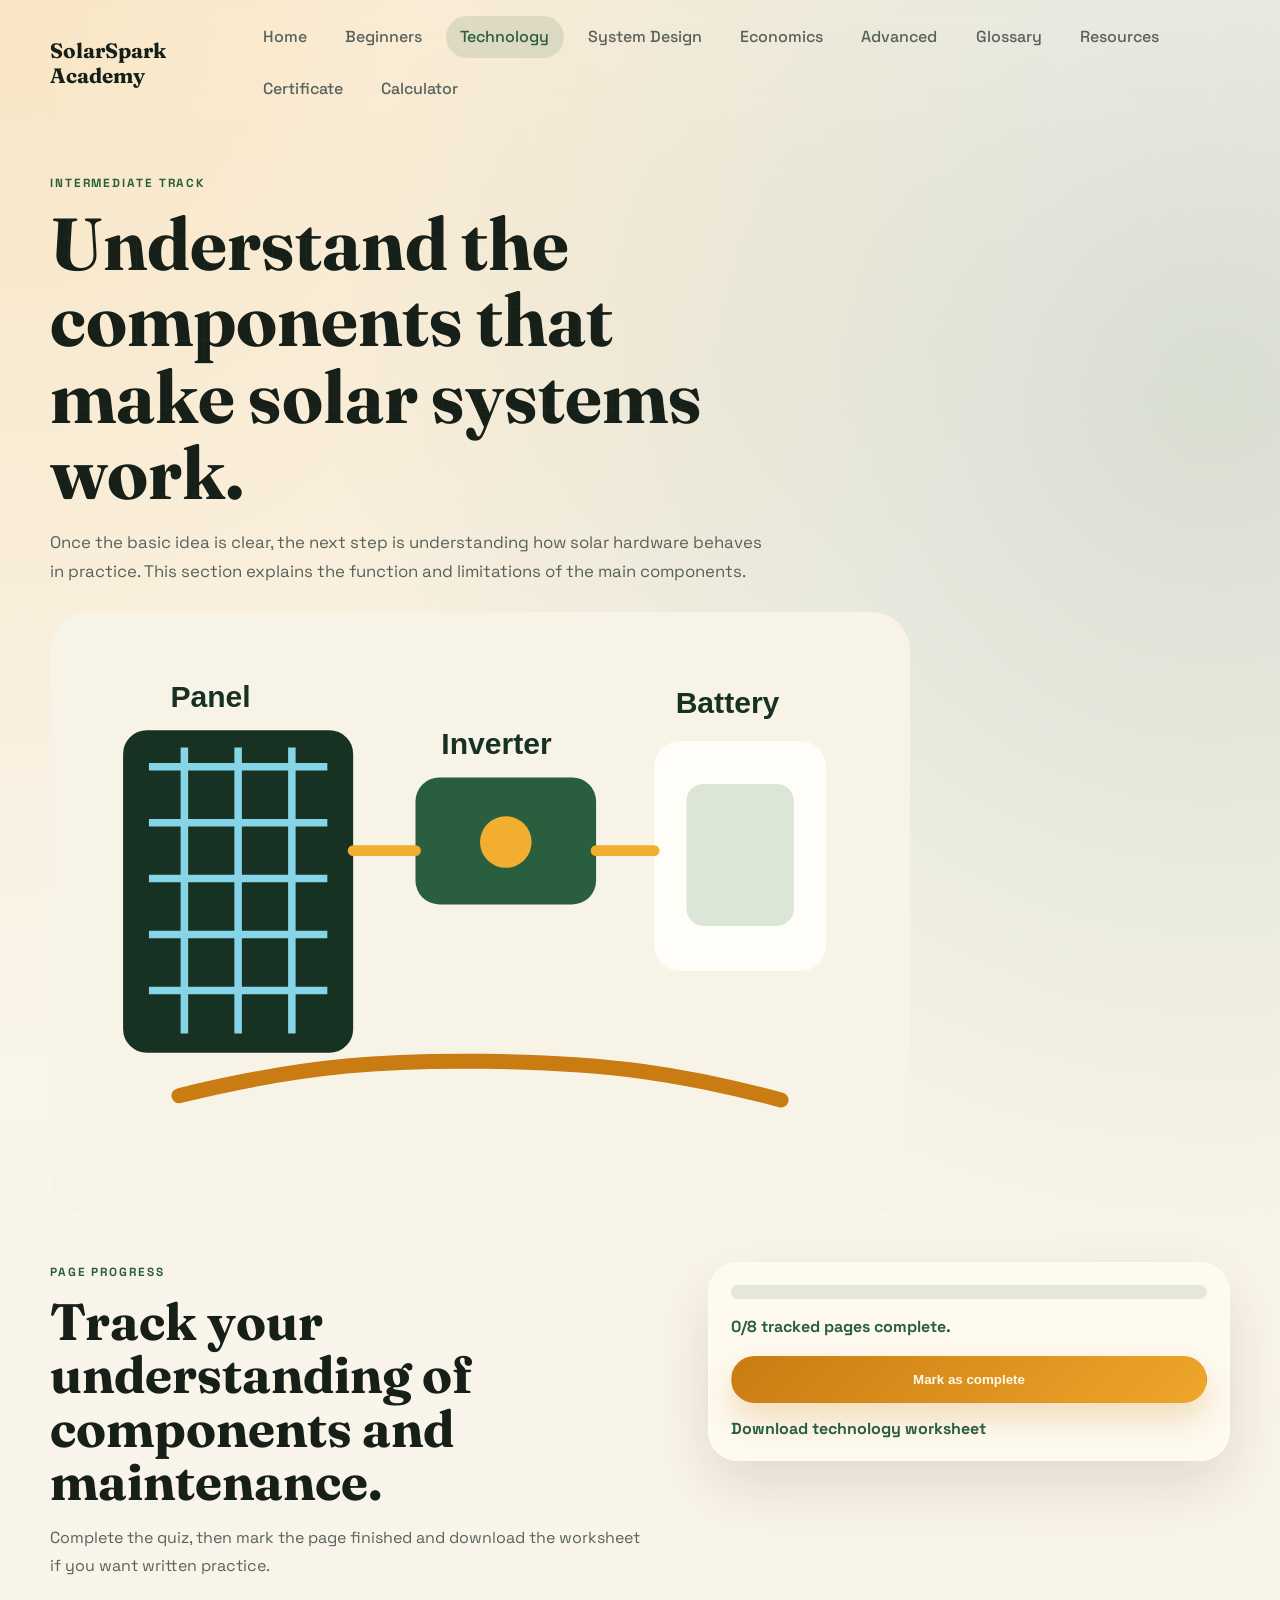
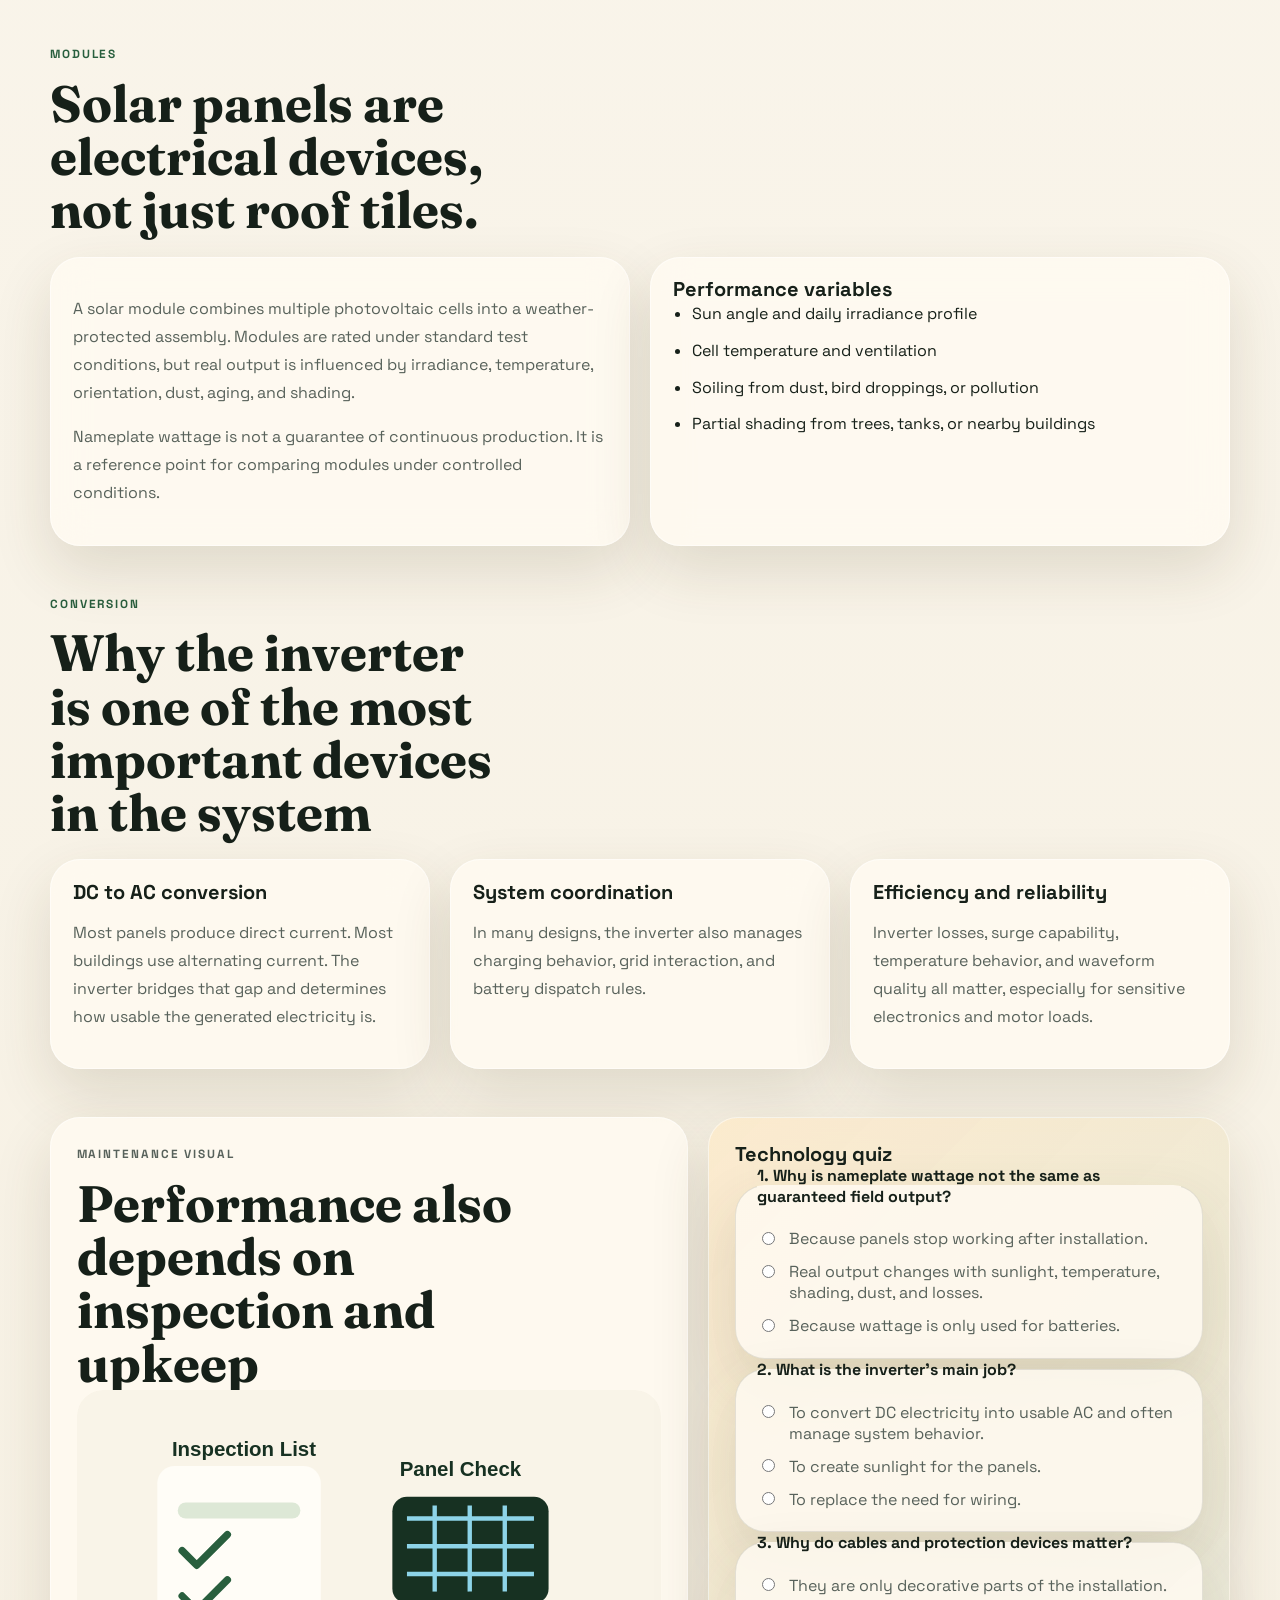
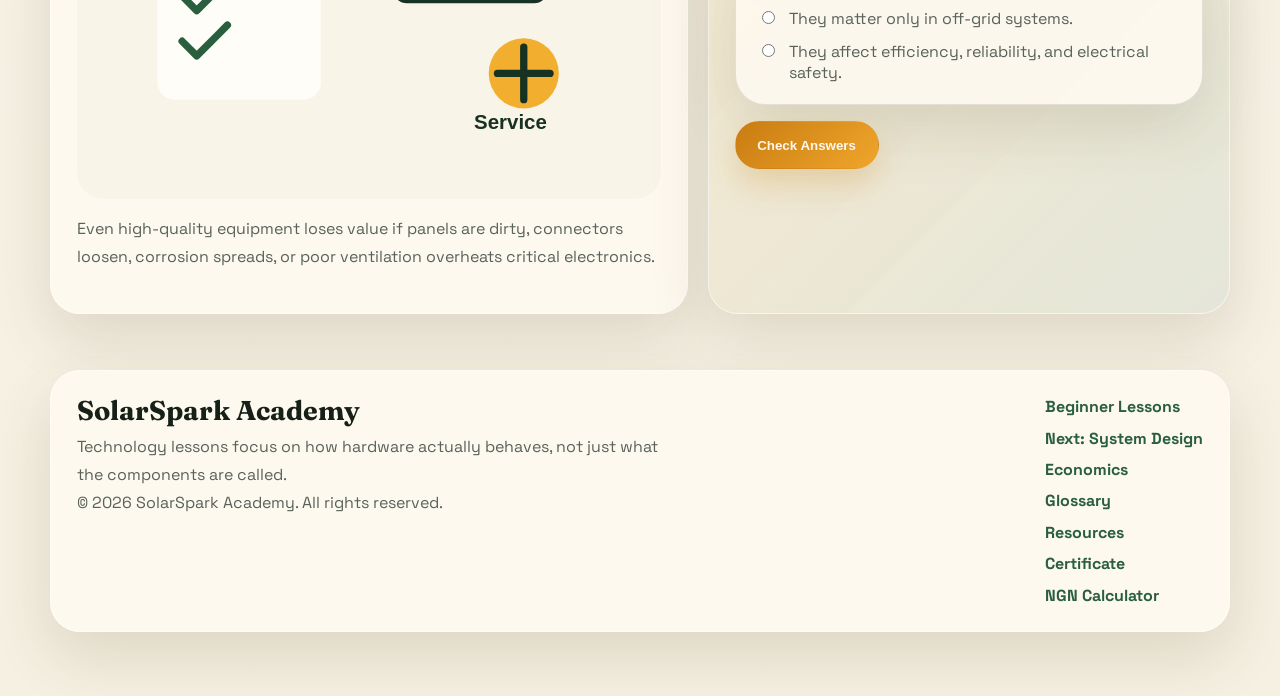
<file: technology.html>
<!DOCTYPE html>
<html lang="en">
<head>
  <meta charset="UTF-8">
  <meta name="viewport" content="width=device-width, initial-scale=1.0">
  <title>Solar Technology and Components | SolarSpark Academy</title>
  <meta name="description" content="Study solar panels, inverters, batteries, charge controllers, maintenance, and real-world performance factors in this technology lesson.">
  <meta name="robots" content="index, follow">
  <meta name="theme-color" content="#173122">
  <meta property="og:type" content="article">
  <meta property="og:site_name" content="SolarSpark Academy">
  <meta property="og:locale" content="en_US">
  <meta property="og:title" content="Solar Technology and Components | SolarSpark Academy">
  <meta property="og:description" content="Study solar panels, inverters, batteries, charge controllers, maintenance, and real-world performance factors in this technology lesson.">
  <meta property="og:image" content="images/og-preview.svg">
  <meta property="og:image:alt" content="SolarSpark Academy preview showing solar education branding and a solar panel illustration.">
  <meta name="twitter:card" content="summary_large_image">
  <meta name="twitter:title" content="Solar Technology and Components | SolarSpark Academy">
  <meta name="twitter:description" content="Understand how modules, inverters, batteries, maintenance, and protection devices shape real solar performance.">
  <meta name="twitter:image" content="images/og-preview.svg">
  <link rel="icon" type="image/svg+xml" href="images/favicon.svg">
  <link rel="preconnect" href="https://fonts.googleapis.com">
  <link rel="preconnect" href="https://fonts.gstatic.com" crossorigin>
  <link
    href="https://fonts.googleapis.com/css2?family=Space+Grotesk:wght@400;500;700&family=Fraunces:opsz,wght@9..144,600;9..144,700&display=swap"
    rel="stylesheet"
  >
  <link rel="stylesheet" href="styles.css">
</head>
<body data-page="technology">
  <div class="page-shell">
    <header class="site-header">
      <a class="brand" href="index.html">SolarSpark Academy</a>
      <button class="nav-toggle" type="button" aria-expanded="false" aria-controls="site-nav">Menu</button>
      <nav class="site-nav" id="site-nav" aria-label="Primary navigation">
        <a href="index.html">Home</a>
        <a href="beginners.html">Beginners</a>
        <a href="technology.html">Technology</a>
        <a href="system-design.html">System Design</a>
        <a href="economics.html">Economics</a>
        <a href="advanced.html">Advanced</a>
        <a href="glossary.html">Glossary</a>
        <a href="resources.html">Resources</a>
        <a href="certificate.html">Certificate</a>
        <a href="calculator.html">Calculator</a>
      </nav>
    </header>

    <main>
      <section class="page-hero">
        <p class="eyebrow">Intermediate track</p>
        <h1>Understand the components that make solar systems work.</h1>
        <p class="hero-text">
          Once the basic idea is clear, the next step is understanding how solar hardware behaves in
          practice. This section explains the function and limitations of the main components.
        </p>
        <img class="hero-image" src="images/solar-components.svg" alt="Diagram-style illustration of a solar panel, inverter, and battery.">
      </section>

      <section class="section progress-panel" data-track-page="technology">
        <div>
          <p class="eyebrow">Page progress</p>
          <h2>Track your understanding of components and maintenance.</h2>
          <p class="progress-copy">Complete the quiz, then mark the page finished and download the worksheet if you want written practice.</p>
        </div>
        <div class="progress-card">
          <div class="progress-bar"><span class="progress-fill"></span></div>
          <p class="progress-status" aria-live="polite"></p>
          <button class="button button-primary progress-button" type="button">Mark as complete</button>
          <a class="text-link" href="worksheets/technology-worksheet.html" download>Download technology worksheet</a>
        </div>
      </section>

      <section class="section">
        <div class="section-heading">
          <p class="eyebrow">Modules</p>
          <h2>Solar panels are electrical devices, not just roof tiles.</h2>
        </div>
        <div class="reading-grid">
          <article class="reading-card">
            <p>
              A solar module combines multiple photovoltaic cells into a weather-protected assembly.
              Modules are rated under standard test conditions, but real output is influenced by
              irradiance, temperature, orientation, dust, aging, and shading.
            </p>
            <p>
              Nameplate wattage is not a guarantee of continuous production. It is a reference point
              for comparing modules under controlled conditions.
            </p>
          </article>
          <article class="reading-card">
            <h3>Performance variables</h3>
            <ul class="check-list">
              <li>Sun angle and daily irradiance profile</li>
              <li>Cell temperature and ventilation</li>
              <li>Soiling from dust, bird droppings, or pollution</li>
              <li>Partial shading from trees, tanks, or nearby buildings</li>
            </ul>
          </article>
        </div>
      </section>

      <section class="section">
        <div class="section-heading">
          <p class="eyebrow">Conversion</p>
          <h2>Why the inverter is one of the most important devices in the system</h2>
        </div>
        <div class="card-grid">
          <article class="info-card">
            <h3>DC to AC conversion</h3>
            <p>
              Most panels produce direct current. Most buildings use alternating current. The inverter
              bridges that gap and determines how usable the generated electricity is.
            </p>
          </article>
          <article class="info-card">
            <h3>System coordination</h3>
            <p>
              In many designs, the inverter also manages charging behavior, grid interaction, and
              battery dispatch rules.
            </p>
          </article>
          <article class="info-card">
            <h3>Efficiency and reliability</h3>
            <p>
              Inverter losses, surge capability, temperature behavior, and waveform quality all matter,
              especially for sensitive electronics and motor loads.
            </p>
          </article>
        </div>
      </section>

      <section class="section split-section">
        <div class="content-panel">
          <p class="eyebrow">Maintenance visual</p>
          <h2>Performance also depends on inspection and upkeep</h2>
          <img class="section-image" src="images/maintenance-check.svg" alt="Illustration of a maintenance checklist, panel inspection, and service tools.">
          <p>
            Even high-quality equipment loses value if panels are dirty, connectors loosen, corrosion
            spreads, or poor ventilation overheats critical electronics.
          </p>
        </div>
        <div class="content-panel accent-panel">
          <h3>Technology quiz</h3>
          <form class="quiz-form" data-quiz-title="Technology Quiz">
            <div class="quiz-stack">
              <fieldset class="quiz-card" data-correct="b">
                <legend>1. Why is nameplate wattage not the same as guaranteed field output?</legend>
                <label><input type="radio" name="tech-q1" value="a"> Because panels stop working after installation.</label>
                <label><input type="radio" name="tech-q1" value="b"> Real output changes with sunlight, temperature, shading, dust, and losses.</label>
                <label><input type="radio" name="tech-q1" value="c"> Because wattage is only used for batteries.</label>
              </fieldset>
              <fieldset class="quiz-card" data-correct="a">
                <legend>2. What is the inverter's main job?</legend>
                <label><input type="radio" name="tech-q2" value="a"> To convert DC electricity into usable AC and often manage system behavior.</label>
                <label><input type="radio" name="tech-q2" value="b"> To create sunlight for the panels.</label>
                <label><input type="radio" name="tech-q2" value="c"> To replace the need for wiring.</label>
              </fieldset>
              <fieldset class="quiz-card" data-correct="c">
                <legend>3. Why do cables and protection devices matter?</legend>
                <label><input type="radio" name="tech-q3" value="a"> They are only decorative parts of the installation.</label>
                <label><input type="radio" name="tech-q3" value="b"> They matter only in off-grid systems.</label>
                <label><input type="radio" name="tech-q3" value="c"> They affect efficiency, reliability, and electrical safety.</label>
              </fieldset>
            </div>
            <div class="quiz-actions">
              <button class="button button-primary" type="submit">Check Answers</button>
              <p class="quiz-result" aria-live="polite"></p>
            </div>
          </form>
        </div>
      </section>
    </main>

    <footer class="site-footer">
      <div>
        <h2>SolarSpark Academy</h2>
        <p>Technology lessons focus on how hardware actually behaves, not just what the components are called.</p>
        <p class="footer-copy">&copy; 2026 SolarSpark Academy. All rights reserved.</p>
      </div>
      <div class="footer-links">
        <a href="beginners.html">Beginner Lessons</a>
        <a href="system-design.html">Next: System Design</a>
        <a href="economics.html">Economics</a>
        <a href="glossary.html">Glossary</a>
        <a href="resources.html">Resources</a>
        <a href="certificate.html">Certificate</a>
        <a href="calculator.html">NGN Calculator</a>
      </div>
    </footer>
  </div>

  <script src="script.js"></script>
</body>
</html>
</file>
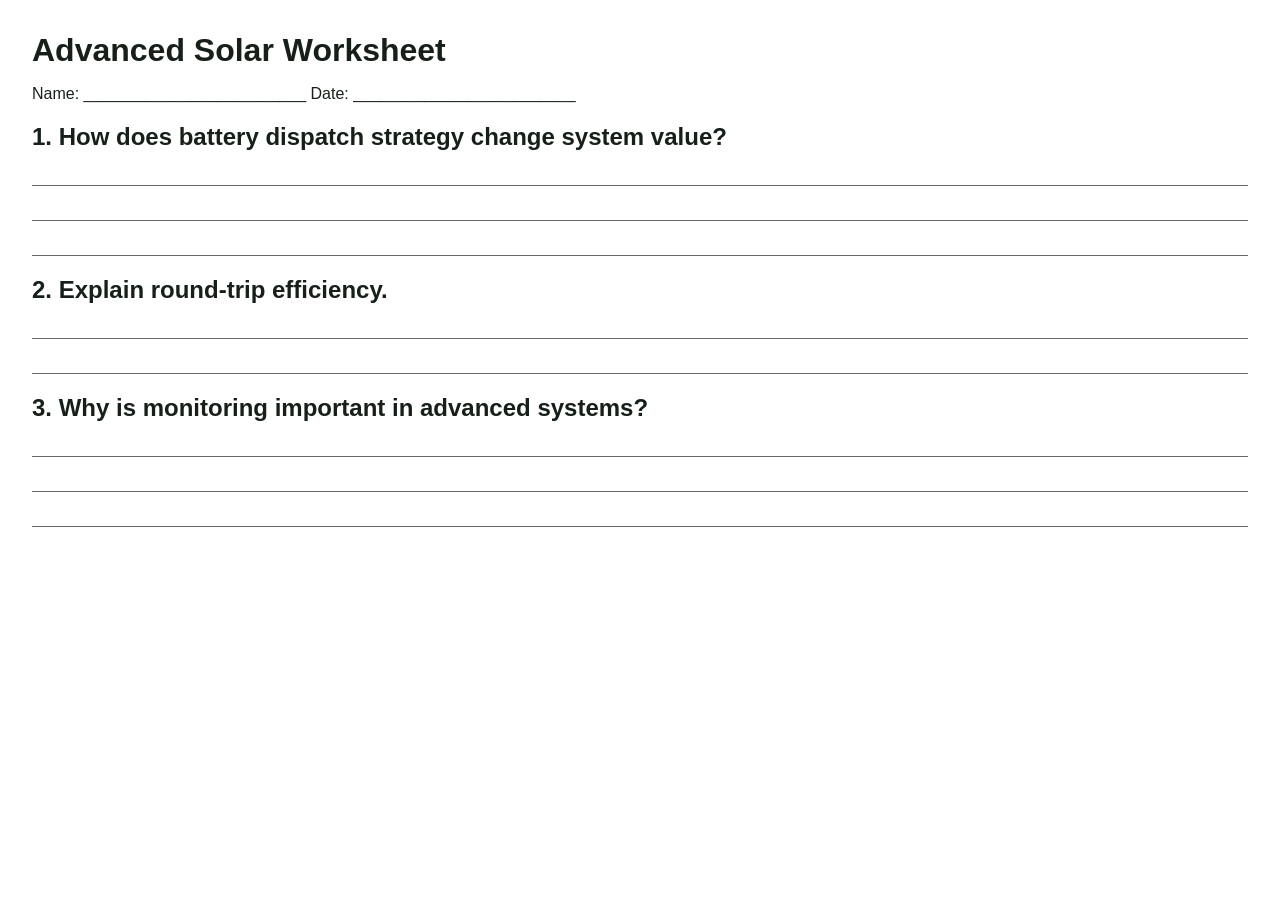
<file: worksheets/advanced-worksheet.html>
<!DOCTYPE html>
<html lang="en">
<head>
  <meta charset="UTF-8">
  <meta name="viewport" content="width=device-width, initial-scale=1.0">
  <title>SolarSpark Academy | Advanced Worksheet</title>
  <style>
    body { font-family: Arial, sans-serif; margin: 32px; color: #162019; }
    h1, h2 { margin-bottom: 8px; }
    .prompt { margin: 20px 0; }
    .line { border-bottom: 1px solid #666; height: 24px; margin-top: 10px; }
  </style>
</head>
<body>
  <h1>Advanced Solar Worksheet</h1>
  <p>Name: _________________________ Date: _________________________</p>
  <div class="prompt"><h2>1. How does battery dispatch strategy change system value?</h2><div class="line"></div><div class="line"></div><div class="line"></div></div>
  <div class="prompt"><h2>2. Explain round-trip efficiency.</h2><div class="line"></div><div class="line"></div></div>
  <div class="prompt"><h2>3. Why is monitoring important in advanced systems?</h2><div class="line"></div><div class="line"></div><div class="line"></div></div>
</body>
</html>
</file>
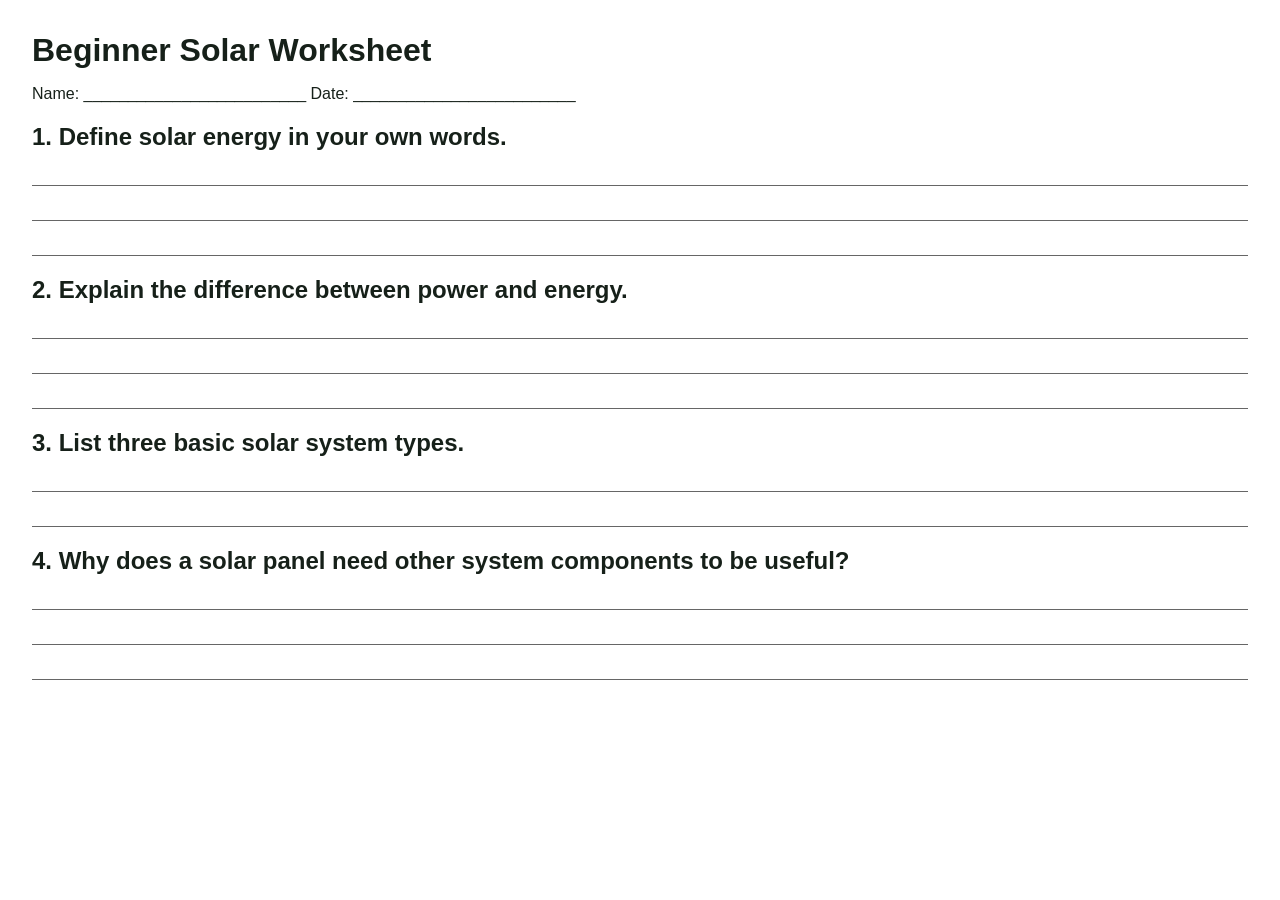
<file: worksheets/beginner-worksheet.html>
<!DOCTYPE html>
<html lang="en">
<head>
  <meta charset="UTF-8">
  <meta name="viewport" content="width=device-width, initial-scale=1.0">
  <title>SolarSpark Academy | Beginner Worksheet</title>
  <style>
    body { font-family: Arial, sans-serif; margin: 32px; color: #162019; }
    h1, h2 { margin-bottom: 8px; }
    .prompt { margin: 20px 0; }
    .line { border-bottom: 1px solid #666; height: 24px; margin-top: 10px; }
  </style>
</head>
<body>
  <h1>Beginner Solar Worksheet</h1>
  <p>Name: _________________________ Date: _________________________</p>
  <div class="prompt"><h2>1. Define solar energy in your own words.</h2><div class="line"></div><div class="line"></div><div class="line"></div></div>
  <div class="prompt"><h2>2. Explain the difference between power and energy.</h2><div class="line"></div><div class="line"></div><div class="line"></div></div>
  <div class="prompt"><h2>3. List three basic solar system types.</h2><div class="line"></div><div class="line"></div></div>
  <div class="prompt"><h2>4. Why does a solar panel need other system components to be useful?</h2><div class="line"></div><div class="line"></div><div class="line"></div></div>
</body>
</html>
</file>
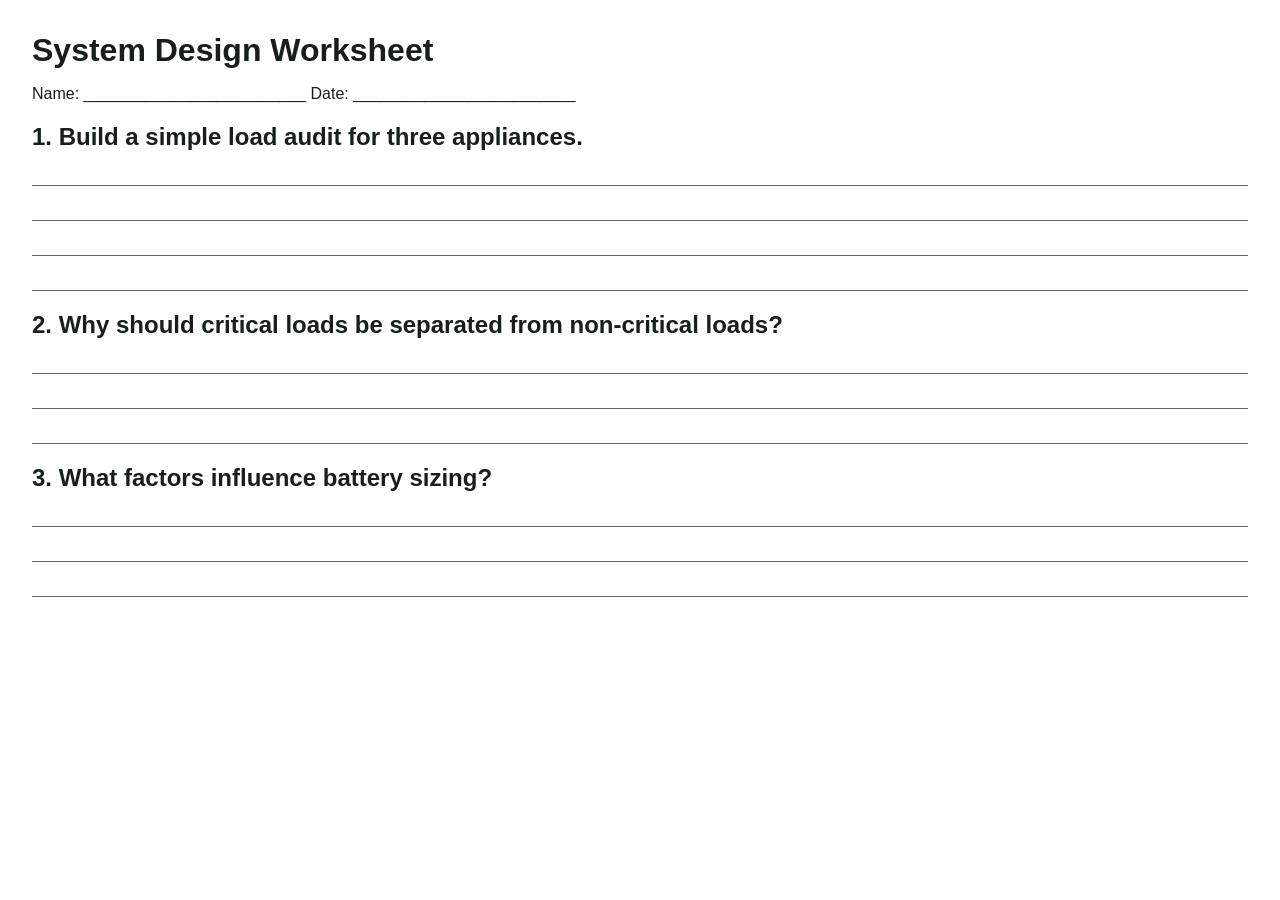
<file: worksheets/design-worksheet.html>
<!DOCTYPE html>
<html lang="en">
<head>
  <meta charset="UTF-8">
  <meta name="viewport" content="width=device-width, initial-scale=1.0">
  <title>SolarSpark Academy | System Design Worksheet</title>
  <style>
    body { font-family: Arial, sans-serif; margin: 32px; color: #162019; }
    h1, h2 { margin-bottom: 8px; }
    .prompt { margin: 20px 0; }
    .line { border-bottom: 1px solid #666; height: 24px; margin-top: 10px; }
  </style>
</head>
<body>
  <h1>System Design Worksheet</h1>
  <p>Name: _________________________ Date: _________________________</p>
  <div class="prompt"><h2>1. Build a simple load audit for three appliances.</h2><div class="line"></div><div class="line"></div><div class="line"></div><div class="line"></div></div>
  <div class="prompt"><h2>2. Why should critical loads be separated from non-critical loads?</h2><div class="line"></div><div class="line"></div><div class="line"></div></div>
  <div class="prompt"><h2>3. What factors influence battery sizing?</h2><div class="line"></div><div class="line"></div><div class="line"></div></div>
</body>
</html>
</file>
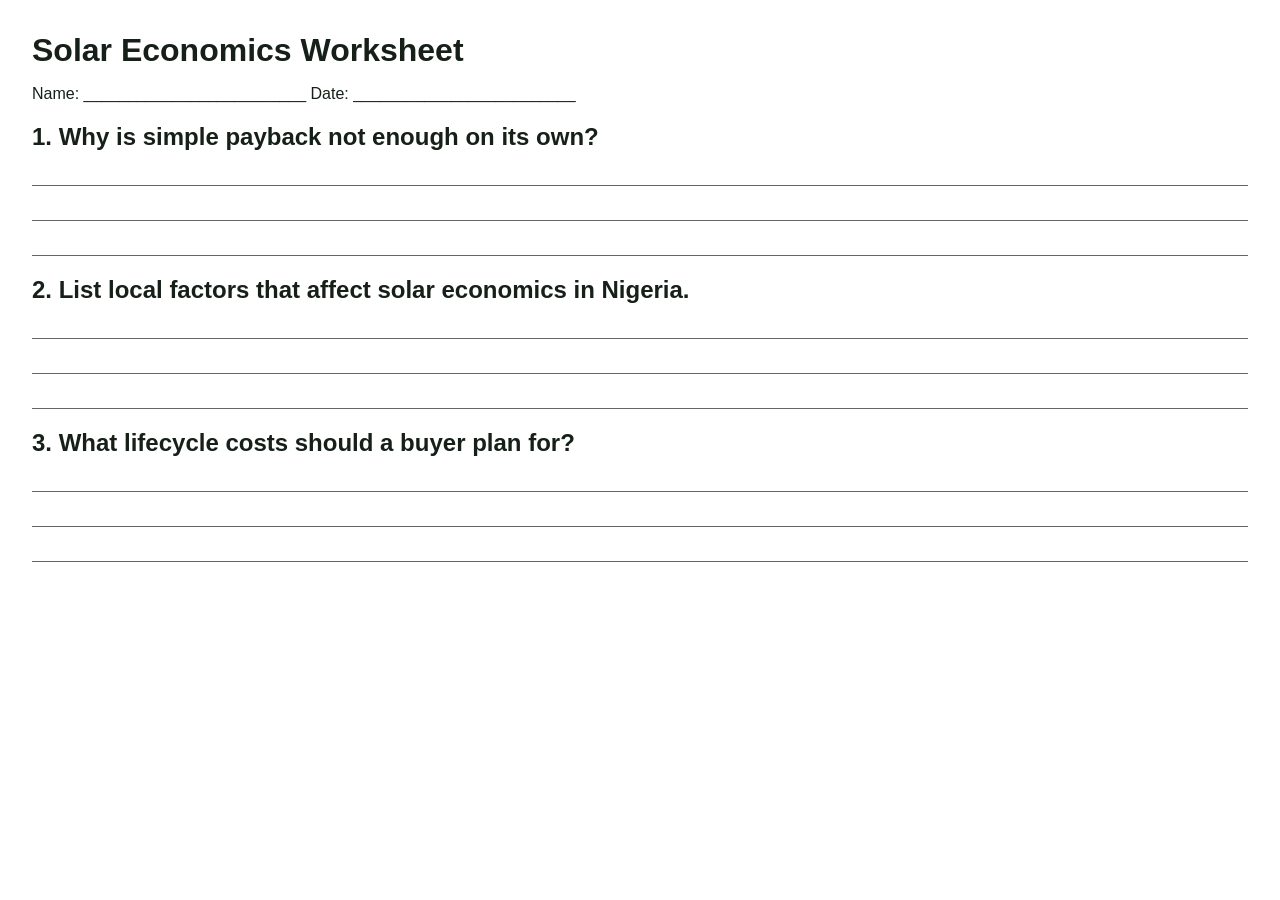
<file: worksheets/economics-worksheet.html>
<!DOCTYPE html>
<html lang="en">
<head>
  <meta charset="UTF-8">
  <meta name="viewport" content="width=device-width, initial-scale=1.0">
  <title>SolarSpark Academy | Economics Worksheet</title>
  <style>
    body { font-family: Arial, sans-serif; margin: 32px; color: #162019; }
    h1, h2 { margin-bottom: 8px; }
    .prompt { margin: 20px 0; }
    .line { border-bottom: 1px solid #666; height: 24px; margin-top: 10px; }
  </style>
</head>
<body>
  <h1>Solar Economics Worksheet</h1>
  <p>Name: _________________________ Date: _________________________</p>
  <div class="prompt"><h2>1. Why is simple payback not enough on its own?</h2><div class="line"></div><div class="line"></div><div class="line"></div></div>
  <div class="prompt"><h2>2. List local factors that affect solar economics in Nigeria.</h2><div class="line"></div><div class="line"></div><div class="line"></div></div>
  <div class="prompt"><h2>3. What lifecycle costs should a buyer plan for?</h2><div class="line"></div><div class="line"></div><div class="line"></div></div>
</body>
</html>
</file>
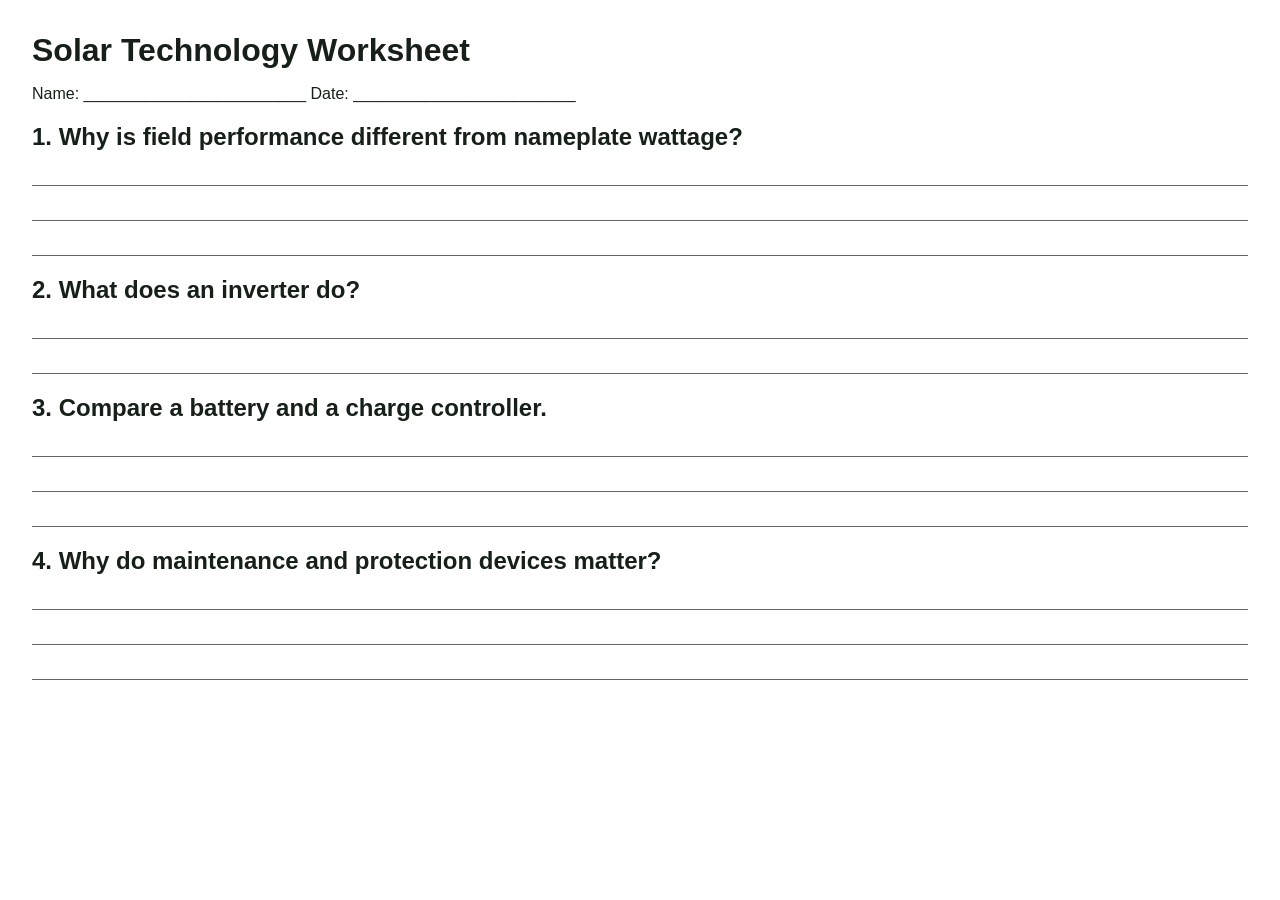
<file: worksheets/technology-worksheet.html>
<!DOCTYPE html>
<html lang="en">
<head>
  <meta charset="UTF-8">
  <meta name="viewport" content="width=device-width, initial-scale=1.0">
  <title>SolarSpark Academy | Technology Worksheet</title>
  <style>
    body { font-family: Arial, sans-serif; margin: 32px; color: #162019; }
    h1, h2 { margin-bottom: 8px; }
    .prompt { margin: 20px 0; }
    .line { border-bottom: 1px solid #666; height: 24px; margin-top: 10px; }
  </style>
</head>
<body>
  <h1>Solar Technology Worksheet</h1>
  <p>Name: _________________________ Date: _________________________</p>
  <div class="prompt"><h2>1. Why is field performance different from nameplate wattage?</h2><div class="line"></div><div class="line"></div><div class="line"></div></div>
  <div class="prompt"><h2>2. What does an inverter do?</h2><div class="line"></div><div class="line"></div></div>
  <div class="prompt"><h2>3. Compare a battery and a charge controller.</h2><div class="line"></div><div class="line"></div><div class="line"></div></div>
  <div class="prompt"><h2>4. Why do maintenance and protection devices matter?</h2><div class="line"></div><div class="line"></div><div class="line"></div></div>
</body>
</html>
</file>
<file: styles.css>
:root {
  --bg: #f6f0e2;
  --surface: rgba(255, 251, 241, 0.84);
  --ink: #162019;
  --muted: #58625b;
  --line: rgba(22, 32, 25, 0.11);
  --gold: #efa62b;
  --gold-deep: #c97c12;
  --forest: #295f3e;
  --shadow: 0 24px 60px rgba(69, 54, 19, 0.14);
  --radius-lg: 30px;
  --radius-sm: 14px;
}

* {
  box-sizing: border-box;
}

html {
  scroll-behavior: smooth;
}

body {
  margin: 0;
  color: var(--ink);
  font-family: "Space Grotesk", sans-serif;
  background:
    radial-gradient(circle at top left, rgba(239, 166, 43, 0.22), transparent 26%),
    radial-gradient(circle at 95% 10%, rgba(41, 95, 62, 0.16), transparent 24%),
    linear-gradient(180deg, #fbf7ef 0%, var(--bg) 100%);
}

body::before {
  content: "";
  position: fixed;
  inset: 0;
  pointer-events: none;
  background-image:
    linear-gradient(rgba(255, 255, 255, 0.16) 1px, transparent 1px),
    linear-gradient(90deg, rgba(255, 255, 255, 0.14) 1px, transparent 1px);
  background-size: 34px 34px;
  mask-image: linear-gradient(180deg, rgba(0, 0, 0, 0.35), transparent 78%);
}

.page-shell {
  width: min(1180px, calc(100% - 2rem));
  margin: 0 auto;
  padding-bottom: 4rem;
}

.site-header {
  position: sticky;
  top: 0;
  z-index: 30;
  display: flex;
  align-items: center;
  justify-content: space-between;
  gap: 1rem;
  padding: 1rem 0;
  backdrop-filter: blur(14px);
}

.brand,
.button,
.text-link,
.site-nav a {
  text-decoration: none;
}

.brand {
  font-family: "Fraunces", serif;
  font-size: 1.3rem;
  font-weight: 700;
  color: var(--ink);
}

.nav-toggle {
  display: none;
  border: 1px solid var(--line);
  background: rgba(255, 251, 241, 0.82);
  color: var(--ink);
  border-radius: 999px;
  padding: 0.7rem 1rem;
  font: inherit;
  font-weight: 700;
}

.site-nav {
  display: flex;
  flex-wrap: wrap;
  gap: 0.6rem;
}

.site-nav a {
  padding: 0.65rem 0.9rem;
  color: var(--muted);
  border-radius: 999px;
  font-weight: 500;
}

body[data-page="home"] .site-nav a[href="index.html"],
body[data-page="beginners"] .site-nav a[href="beginners.html"],
body[data-page="technology"] .site-nav a[href="technology.html"],
body[data-page="system-design"] .site-nav a[href="system-design.html"],
body[data-page="economics"] .site-nav a[href="economics.html"],
body[data-page="advanced"] .site-nav a[href="advanced.html"],
body[data-page="glossary"] .site-nav a[href="glossary.html"],
body[data-page="resources"] .site-nav a[href="resources.html"],
body[data-page="certificate"] .site-nav a[href="certificate.html"],
body[data-page="calculator"] .site-nav a[href="calculator.html"] {
  background: rgba(41, 95, 62, 0.12);
  color: var(--forest);
}

.hero,
.split-section,
.calculator-layout,
.reading-grid,
.card-grid,
.theme-grid,
.gallery-grid,
.glossary-grid,
.quiz-grid,
.progress-panel {
  display: grid;
  gap: 1.25rem;
}

.hero-home {
  grid-template-columns: 1.2fr 0.8fr;
  align-items: center;
  min-height: 78vh;
  padding: 2rem 0 3.5rem;
}

.page-hero {
  max-width: 860px;
  padding: 3rem 0 1rem;
}

.eyebrow {
  margin: 0 0 0.75rem;
  font-size: 0.74rem;
  font-weight: 700;
  letter-spacing: 0.16em;
  text-transform: uppercase;
  color: var(--forest);
}

h1,
h2,
h3 {
  margin: 0;
  line-height: 1.04;
}

h1,
h2 {
  font-family: "Fraunces", serif;
}

h1 {
  font-size: clamp(3rem, 7vw, 5.8rem);
  max-width: 12ch;
}

.page-hero h1 {
  max-width: 14ch;
  font-size: clamp(2.6rem, 6vw, 4.6rem);
}

h2 {
  font-size: clamp(2rem, 4vw, 3.3rem);
  max-width: 13ch;
}

h3 {
  font-size: 1.25rem;
}

p,
li {
  line-height: 1.75;
}

.hero-text,
.info-card p,
.reading-card p,
.content-panel p,
.theme-card p,
.results-note,
#bill-output,
.site-nav a {
  color: var(--muted);
}

.hero-text {
  max-width: 65ch;
  margin: 1rem 0 1.6rem;
  font-size: 1.05rem;
}

.hero-actions {
  display: flex;
  flex-wrap: wrap;
  gap: 0.85rem;
}

.hero-panel,
.info-card,
.reading-card,
.content-panel,
.theme-card,
.calculator-card,
.results-card,
.site-footer {
  background: var(--surface);
  border: 1px solid rgba(255, 255, 255, 0.5);
  border-radius: var(--radius-lg);
  box-shadow: var(--shadow);
  backdrop-filter: blur(18px);
}

.hero-panel,
.content-panel,
.calculator-card,
.results-card,
.site-footer {
  padding: 1.6rem;
}

.section {
  padding: 1.5rem 0;
}

.section-heading {
  margin-bottom: 1.25rem;
}

.card-grid,
.theme-grid {
  grid-template-columns: repeat(3, minmax(0, 1fr));
}

.reading-grid {
  grid-template-columns: repeat(2, minmax(0, 1fr));
}

.gallery-grid {
  grid-template-columns: repeat(2, minmax(0, 1fr));
}

.glossary-grid,
.quiz-grid {
  grid-template-columns: repeat(3, minmax(0, 1fr));
}

.info-card,
.reading-card,
.theme-card,
.gallery-card,
.glossary-card,
.quiz-card {
  padding: 1.35rem;
}

.split-section {
  grid-template-columns: 1.1fr 0.9fr;
}

.progress-panel {
  grid-template-columns: 1.1fr 0.9fr;
  align-items: start;
}

.accent-panel {
  background:
    linear-gradient(135deg, rgba(239, 166, 43, 0.17), rgba(41, 95, 62, 0.12)),
    var(--surface);
}

.button {
  display: inline-flex;
  align-items: center;
  justify-content: center;
  padding: 0.95rem 1.35rem;
  border-radius: 999px;
  font-weight: 700;
  border: 1px solid transparent;
}

.button-primary {
  color: #fff8eb;
  background: linear-gradient(135deg, var(--gold-deep), var(--gold));
  box-shadow: 0 16px 32px rgba(201, 124, 18, 0.24);
}

.button-secondary {
  color: var(--ink);
  background: rgba(255, 251, 241, 0.8);
  border-color: var(--line);
}

.text-link {
  color: var(--forest);
  font-weight: 700;
}

.progress-copy {
  color: var(--muted);
  max-width: 60ch;
}

.hero-image,
.section-image {
  display: block;
  width: 100%;
  height: auto;
  border-radius: 24px;
  margin-top: 1.25rem;
  margin-bottom: 0.5rem;
}

.section-image {
  margin-top: 0;
  margin-bottom: 1rem;
}

.gallery-card {
  margin: 0;
  background: var(--surface);
  border: 1px solid rgba(255, 255, 255, 0.5);
  border-radius: var(--radius-lg);
  box-shadow: var(--shadow);
}

.gallery-image {
  display: block;
  width: 100%;
  height: auto;
  border-radius: 22px;
  margin-bottom: 0.9rem;
}

.gallery-card figcaption {
  color: var(--muted);
  line-height: 1.7;
}

.glossary-card,
.quiz-card {
  background: var(--surface);
  border: 1px solid rgba(255, 255, 255, 0.5);
  border-radius: var(--radius-lg);
  box-shadow: var(--shadow);
}

.quiz-card {
  margin: 0;
  display: grid;
  gap: 0.75rem;
  border: 1px solid var(--line);
}

.quiz-card legend {
  font-weight: 700;
  padding: 0;
}

.quiz-card label {
  display: flex;
  gap: 0.65rem;
  align-items: flex-start;
  color: var(--muted);
}

.quiz-card input[type="radio"] {
  margin-top: 0.2rem;
  accent-color: var(--gold-deep);
}

.glossary-card p,
.quiz-card p,
.quiz-stack p {
  color: var(--muted);
  margin: 0.6rem 0 0;
}

.quiz-stack p + p {
  margin-top: 1rem;
}

.quiz-actions {
  display: flex;
  align-items: center;
  gap: 1rem;
  margin-top: 1rem;
}

.quiz-result {
  margin: 0;
  font-weight: 700;
  color: var(--forest);
}

.quiz-card.is-correct {
  border-color: rgba(41, 95, 62, 0.45);
  background: rgba(220, 231, 219, 0.72);
}

.quiz-card.is-incorrect {
  border-color: rgba(201, 124, 18, 0.5);
  background: rgba(250, 232, 198, 0.78);
}

.progress-card {
  display: grid;
  gap: 0.9rem;
  padding: 1.35rem;
  background: var(--surface);
  border: 1px solid rgba(255, 255, 255, 0.5);
  border-radius: var(--radius-lg);
  box-shadow: var(--shadow);
}

.progress-bar {
  width: 100%;
  height: 14px;
  overflow: hidden;
  border-radius: 999px;
  background: rgba(41, 95, 62, 0.12);
}

.progress-fill {
  display: block;
  height: 100%;
  width: 0;
  border-radius: 999px;
  background: linear-gradient(135deg, var(--gold-deep), var(--gold));
  transition: width 180ms ease;
}

.progress-status {
  margin: 0;
  color: var(--forest);
  font-weight: 700;
}

.certificate-controls {
  max-width: 720px;
}

.certificate-label {
  display: block;
  margin-bottom: 0.5rem;
  font-weight: 700;
}

.certificate-input {
  width: 100%;
  padding: 0.95rem 1rem;
  border-radius: var(--radius-sm);
  border: 1px solid var(--line);
  background: rgba(255, 255, 255, 0.82);
  font: inherit;
}

.certificate-note {
  color: var(--muted);
}

.certificate-sheet {
  padding-top: 0.5rem;
}

.certificate-border {
  padding: 3rem;
  border-radius: var(--radius-lg);
  border: 14px solid rgba(201, 124, 18, 0.24);
  background: linear-gradient(180deg, rgba(255, 251, 241, 0.96), rgba(248, 240, 221, 0.92));
  box-shadow: var(--shadow);
  text-align: center;
}

.certificate-border h1,
.certificate-border h2 {
  max-width: none;
}

.certificate-subtitle {
  max-width: 58ch;
  margin: 1rem auto;
  color: var(--muted);
}

.certificate-meta,
.certificate-signoff {
  display: grid;
  grid-template-columns: repeat(2, minmax(0, 1fr));
  gap: 1rem;
  margin-top: 2rem;
  text-align: left;
}

.certificate-meta span,
.signature-line span {
  display: block;
  margin-bottom: 0.35rem;
  color: var(--muted);
  font-size: 0.92rem;
}

.signature-line {
  padding-top: 1rem;
  border-top: 1px solid var(--line);
}

.check-list,
.ordered-list {
  margin: 0;
  padding-left: 1.2rem;
}

.check-list li + li,
.ordered-list li + li {
  margin-top: 0.55rem;
}

.calculator-layout {
  grid-template-columns: minmax(0, 0.9fr) minmax(280px, 0.7fr);
  align-items: stretch;
}

.calculator-card {
  display: grid;
  gap: 1rem;
}

.calculator-card label {
  display: grid;
  gap: 0.5rem;
  font-weight: 500;
}

.calculator-card input[type="number"] {
  width: 100%;
  padding: 0.95rem 1rem;
  border-radius: var(--radius-sm);
  border: 1px solid var(--line);
  background: rgba(255, 255, 255, 0.76);
  font: inherit;
}

.calculator-card input[type="range"] {
  width: 100%;
  accent-color: var(--gold-deep);
}

.range-output {
  color: var(--muted);
  font-size: 0.95rem;
}

.results-card {
  display: flex;
  flex-direction: column;
  justify-content: center;
  background: linear-gradient(160deg, rgba(41, 95, 62, 0.96), rgba(22, 32, 25, 0.98));
  color: #f7f0e3;
}

.results-label,
.results-note {
  color: rgba(247, 240, 227, 0.78);
}

#savings-output {
  margin: 0.25rem 0 0.5rem;
  font-family: "Fraunces", serif;
  font-size: clamp(2.6rem, 5vw, 4.5rem);
}

#bill-output {
  color: #f7f0e3;
}

.site-footer {
  display: grid;
  grid-template-columns: 1fr auto;
  gap: 1.5rem;
  align-items: start;
  margin-top: 2rem;
}

.site-footer h2 {
  max-width: none;
  font-size: 1.7rem;
  margin-bottom: 0.5rem;
}

.site-footer p {
  max-width: 60ch;
  margin: 0;
  color: var(--muted);
}

.footer-links {
  display: grid;
  gap: 0.65rem;
}

.footer-links a {
  color: var(--forest);
  font-weight: 700;
  text-decoration: none;
}

@media (max-width: 960px) {
  .hero-home,
  .split-section,
  .calculator-layout,
  .reading-grid,
  .card-grid,
  .theme-grid,
  .gallery-grid,
  .glossary-grid,
  .quiz-grid,
  .progress-panel,
  .site-footer {
    grid-template-columns: 1fr;
  }

  .certificate-meta,
  .certificate-signoff {
    grid-template-columns: 1fr;
  }

  .site-header {
    align-items: flex-start;
    flex-wrap: wrap;
  }

  .nav-toggle {
    display: inline-flex;
  }

  .site-nav {
    display: none;
    width: 100%;
    flex-direction: column;
    padding-top: 0.5rem;
  }

  .site-nav.is-open {
    display: flex;
  }

  h1 {
    font-size: clamp(2.9rem, 14vw, 4.8rem);
  }

  .hero-home {
    min-height: auto;
    padding-top: 1rem;
  }
}

@media (max-width: 640px) {
  .page-shell {
    width: min(100% - 1.1rem, 1180px);
  }

  .button {
    width: 100%;
  }

  .quiz-actions {
    align-items: stretch;
    flex-direction: column;
  }
}

@media print {
  body {
    background: #ffffff;
  }

  body::before,
  .no-print {
    display: none !important;
  }

  .page-shell {
    width: 100%;
    margin: 0;
    padding: 0;
  }

  .certificate-sheet {
    padding: 0;
  }

  .certificate-border {
    box-shadow: none;
    border-color: rgba(201, 124, 18, 0.5);
    min-height: 95vh;
  }
}
</file>
